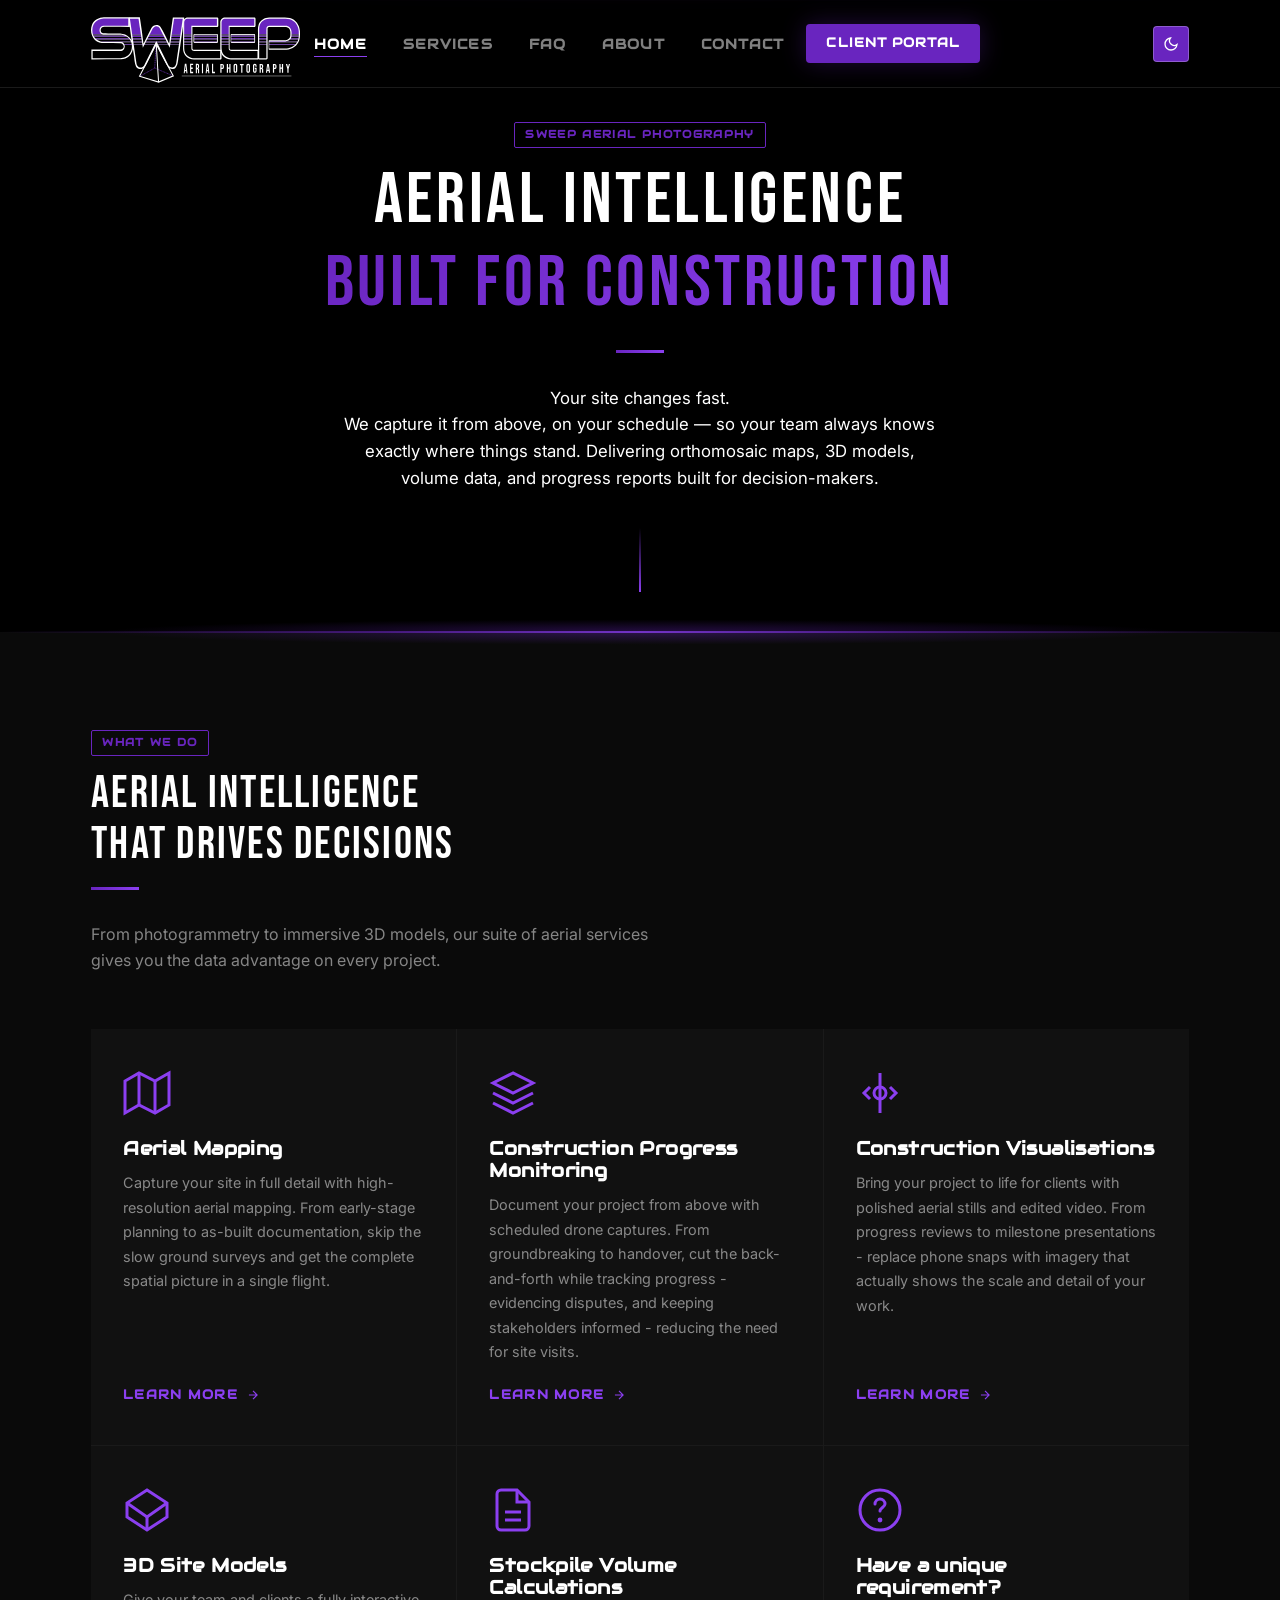
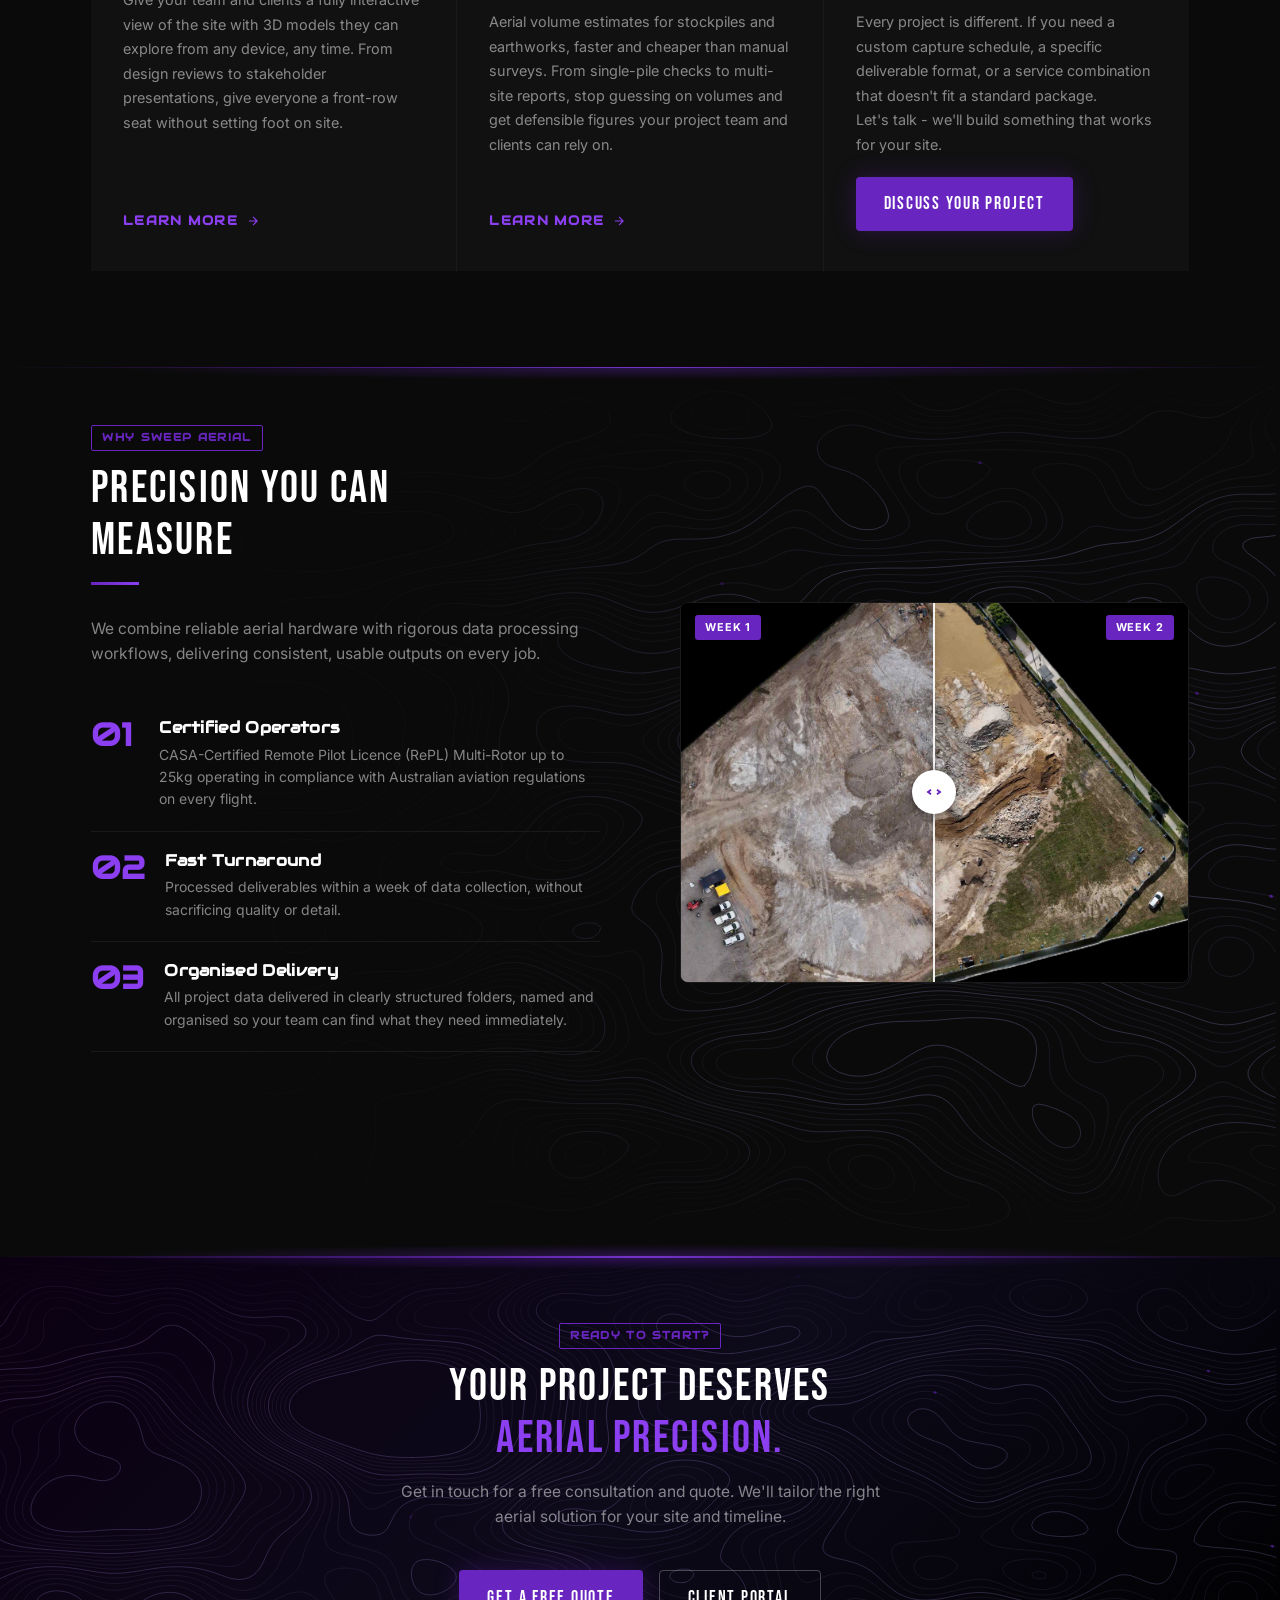
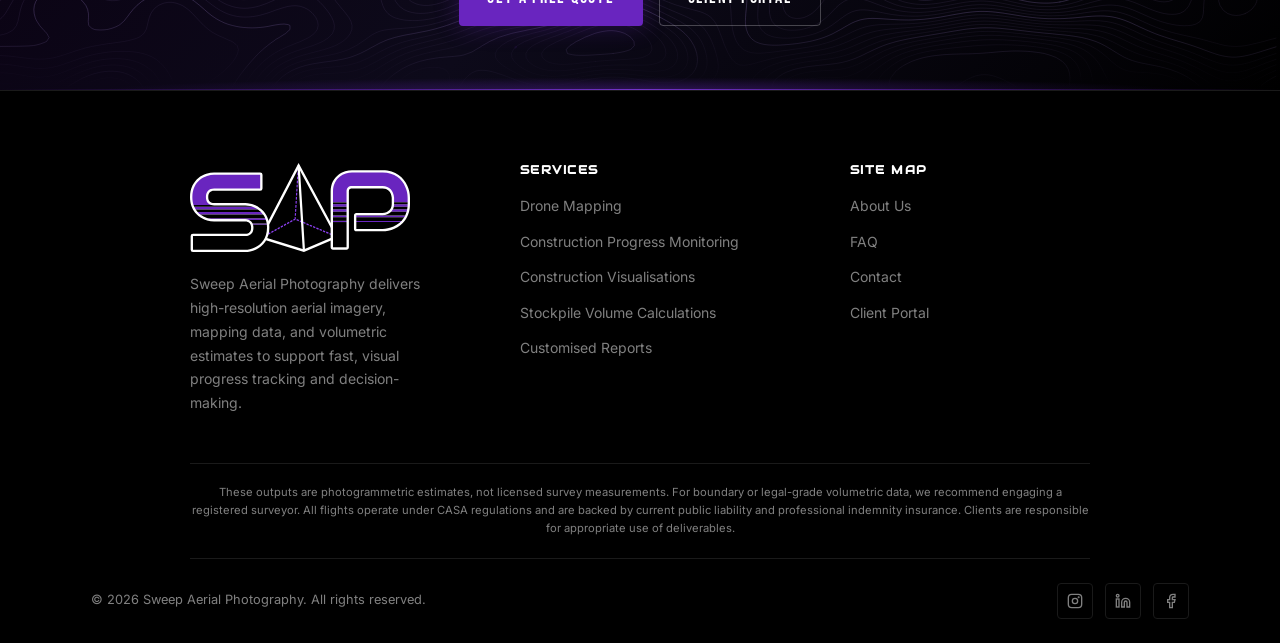
<file: index.html>
<!DOCTYPE html>
<html lang="en" data-theme="dark">
<head>
  <meta charset="UTF-8">
  <meta name="viewport" content="width=device-width, initial-scale=1.0">
  <link rel="preconnect" href="https://fonts.googleapis.com">
  <link rel="preconnect" href="https://fonts.gstatic.com" crossorigin>
  <meta name="author" content="Sweep Aerial Photography">
  <meta name="robots" content="index,follow">
  <meta name="twitter:image" content="https://sweepaerial.com.au/images/FullSweepLogoWhiteOutline.svg">
  <meta name="twitter:description" content="Drone mapping, aerial imagery, construction progress monitoring, stockpile volume calculations and 3D site models for the construction industry across South East Queensland. CASA-compliant operations. Fast turnaround. Get a free quote.">
  <meta name="twitter:title" content="Drone Mapping South East Queensland: Aerial Imagery & Construction Monitoring | Sweep Aerial Photography">
  <meta name="twitter:card" content="summary_large_image">
  <meta property="og:image" content="https://sweepaerial.com.au/images/FullSweepLogoWhiteOutline.svg">
  <meta property="og:url" content="https://sweepaerial.com.au/">
  <meta property="og:description" content="Drone mapping, aerial imagery, construction progress monitoring, stockpile volume calculations and 3D site models for the construction industry across South East Queensland. CASA-compliant operations. Fast turnaround. Get a free quote.">
  <meta property="og:title" content="Drone Mapping South East Queensland: Aerial Imagery & Construction Monitoring | Sweep Aerial Photography">
  <meta property="og:site_name" content="Sweep Aerial Photography">
  <meta property="og:type" content="website">
  <link rel="canonical" href="https://sweepaerial.com.au/">
  <meta name="keywords" content="drone mapping south east queensland, drone mapping brisbane, drone mapping gold coast, aerial mapping construction, construction progress monitoring, stockpile volume measurement, orthomosaic mapping, photogrammetry services, aerial photography construction">
  <title>Drone Mapping South East Queensland: Aerial Imagery & Construction Monitoring | Sweep Aerial Photography</title>
  <meta name="description" content="Drone mapping, aerial imagery, construction progress monitoring, stockpile volume calculations and 3D site models for the construction industry across South East Queensland. CASA-compliant operations. Fast turnaround. Get a free quote.">
  <link rel="icon" type="image/svg+xml" href="images/PyramidWhite.svg" id="favicon">
  <link rel="stylesheet" href="css/style.css">
  <script>(function(){var t=localStorage.getItem('theme')||'dark';if(t==='system')t='dark';document.documentElement.setAttribute('data-theme',t);})();</script>
  <script type="application/ld+json">
{
  "@context": "https://schema.org",
  "@type": "ProfessionalService",
  "name": "Sweep Aerial Photography",
  "url": "https://sweepaerial.com.au",
  "logo": "https://sweepaerial.com.au/images/FullSweepLogoWhiteOutline.svg",
  "image": "https://sweepaerial.com.au/images/FullSweepLogoWhiteOutline.svg",
  "description": "Precision drone mapping, construction progress monitoring, stockpile volume calculations, 3D site models and construction visualisations across South East Queensland. All flight operations conducted under CASA regulations with current public liability and professional indemnity insurance.",
  "email": "hello@sweepaerial.com.au",
  "telephone": "+61411209280",
  "areaServed": { "@type": "Place", "name": "South East Queensland, Australia" },
  "serviceType": [
    "Drone Mapping",
    "Aerial Mapping",
    "Construction Progress Monitoring",
    "Stockpile Volume Calculation",
    "Construction Visualisation",
    "3D Site Models"
  ],
  "sameAs": []
}
</script>
</head>
<body>

<!-- ── Navbar ── -->
<nav class="navbar" id="navbar">
  <div class="container navbar__inner">
    <a href="index.html" class="navbar__logo">
      <img class="theme-logo" src="images/FullSweepLogoWhiteOutline.svg" alt="Sweep Aerial Photography logo — drone mapping for construction across South East Queensland" onerror="this.style.display='none'">
      
    </a>
    <ul class="navbar__links">
      <li><a href="index.html" class="active">Home</a></li>
      <li><a href="services.html">Services</a></li>
      <li><a href="faq.html">FAQ</a></li>
      <li><a href="about.html">About</a></li>
      <li><a href="contact.html">Contact</a></li>
      <li><a href="portal.html" class="btn btn--primary">Client Portal</a></li>
    </ul>
    <button class="theme-toggle" id="themeToggle" aria-label="Toggle theme"></button>
    <button class="navbar__hamburger" aria-label="Menu">
      <span></span><span></span><span></span>
    </button>
  </div>
</nav>
<nav class="nav-mobile">
  <a href="index.html">Home</a>
  <a href="services.html">Services</a>
  <a href="faq.html">FAQ</a>
  <a href="about.html">About</a>
  <a href="contact.html">Contact</a>
  <a href="portal.html">Client Portal</a>
</nav>

<!-- ── Hero ── -->
<section class="hero topo-bg-both">
  <video class="hero__video" autoplay muted loop playsinline>
    <source src="images/HomeHeroVid.mp4" type="video/mp4">
  </video>
  <div class="hero__video-overlay"></div>
  <div class="hero__bg"></div>
  <div class="hero__grid"></div>
  <div class="hero__noise" aria-hidden="true"></div>
  <div class="hero__scan"  aria-hidden="true"></div>
  <div class="hero__orb hero__orb--1" aria-hidden="true"></div>
  <div class="hero__orb hero__orb--2" aria-hidden="true"></div>
  
    <div class="container" style="position:relative;">
      <div class="tag fade-in">Sweep Aerial Photography</div>
        <h1 class="fade-in">Aerial Intelligence<br><span class="line-purple">Built For Construction</span></h1>
          <div class="divider divider--center fade-in"></div>
            <p class="fade-in" style="max-width:600px;margin:0 auto;font-size:1.05rem;">Your site changes fast.<br>We capture it from above, on your schedule — so your team always knows exactly where things stand. Delivering orthomosaic maps, 3D models, volume data, and progress reports built for decision-makers.</p>
    </div>
  <div class="hero__scroll">
    <div class="hero__scroll-line"></div>
  </div>
</section>

<!-- ── Services Overview ── -->
<section class="section" style="background: var(--black-soft);">
  <div class="container">
    <div class="section-header fade-in">
      <div class="tag">What We Do</div>
      <h2>Aerial Intelligence<br>That Drives Decisions</h2>
      <div class="divider"></div>
      <p>From photogrammetry to immersive 3D models, our suite of aerial services gives you the data advantage on every project.</p>
    </div>
    <div class="services-grid">
      <div class="service-card fade-in">
        <div class="service-card__icon">
          <svg viewBox="0 0 24 24" fill="none" stroke="currentColor" stroke-width="1.5">
            <polygon points="1 6 1 22 8 18 16 22 23 18 23 2 16 6 8 2 1 6"/>
            <line x1="8" y1="2" x2="8" y2="18"/>
            <line x1="16" y1="6" x2="16" y2="22"/>
          </svg>
        </div>
        <h3>Aerial Mapping</h3>
        <p>Capture your site in full detail with high-resolution aerial mapping. From early-stage planning to as-built documentation, skip the slow ground surveys and get the complete spatial picture in a single flight.</p>
        <a href="services.html" class="service-card__link">Learn more <svg width="14" height="14" viewBox="0 0 24 24" fill="none" stroke="currentColor" stroke-width="2"><path d="M5 12h14M12 5l7 7-7 7"/></svg></a>
      </div>
      <div class="service-card fade-in fade-in--delay-1">
        <div class="service-card__icon">
          <svg viewBox="0 0 24 24" fill="none" stroke="currentColor" stroke-width="1.5">
            <polygon points="12 2 2 7 12 12 22 7 12 2"/>
            <polyline points="2 17 12 22 22 17"/>
            <polyline points="2 12 12 17 22 12"/>
          </svg>
        </div>
        <h3>Construction Progress Monitoring</h3>
        <p>Document your project from above with scheduled drone captures. From groundbreaking to handover, cut the back-and-forth while tracking progress - evidencing disputes, and keeping stakeholders informed - reducing the need for site visits.</p>
        <a href="services.html" class="service-card__link">Learn more <svg width="14" height="14" viewBox="0 0 24 24" fill="none" stroke="currentColor" stroke-width="2"><path d="M5 12h14M12 5l7 7-7 7"/></svg></a>
      </div>
      <div class="service-card fade-in fade-in--delay-2">
        <div class="service-card__icon">
          <svg viewBox="0 0 24 24" fill="none" stroke="currentColor" stroke-width="1.5">
            <line x1="12" y1="2" x2="12" y2="22"/>
            <circle cx="12" cy="12" r="3"/>
            <polyline points="7 9 4 12 7 15"/>
            <polyline points="17 9 20 12 17 15"/>
          </svg>
        </div>
        <h3>Construction Visualisations</h3>
        <p>Bring your project to life for clients with polished aerial stills and edited video. From progress reviews to milestone presentations - replace phone snaps with imagery that actually shows the scale and detail of your work.</p>
        <a href="services.html" class="service-card__link">Learn more <svg width="14" height="14" viewBox="0 0 24 24" fill="none" stroke="currentColor" stroke-width="2"><path d="M5 12h14M12 5l7 7-7 7"/></svg></a>
      </div>
      <div class="service-card fade-in">
        <div class="service-card__icon">
          <svg viewBox="0 0 24 24" fill="none" stroke="currentColor" stroke-width="1.5">
            <polygon points="12 2 22 8.5 22 15.5 12 22 2 15.5 2 8.5 12 2"/>
            <line x1="12" y1="22" x2="12" y2="15.5"/>
            <polyline points="22 8.5 12 15.5 2 8.5"/>
          </svg>
        </div>
        <h3>3D Site Models</h3>
        <p>Give your team and clients a fully interactive view of the site with 3D models they can explore from any device, any time. From design reviews to stakeholder presentations, give everyone a front-row seat without setting foot on site.</p>
        <a href="services.html" class="service-card__link">Learn more <svg width="14" height="14" viewBox="0 0 24 24" fill="none" stroke="currentColor" stroke-width="2"><path d="M5 12h14M12 5l7 7-7 7"/></svg></a>
      </div>
      <div class="service-card fade-in fade-in--delay-1">
        <div class="service-card__icon">
          <svg viewBox="0 0 24 24" fill="none" stroke="currentColor" stroke-width="1.5">
            <path d="M14 2H6a2 2 0 00-2 2v16a2 2 0 002 2h12a2 2 0 002-2V8z"/>
            <polyline points="14 2 14 8 20 8"/>
            <line x1="16" y1="13" x2="8" y2="13"/>
            <line x1="16" y1="17" x2="8" y2="17"/>
          </svg>
        </div>
        <h3>Stockpile Volume Calculations</h3>
        <p>Aerial volume estimates for stockpiles and earthworks, faster and cheaper than manual surveys. From single-pile checks to multi-site reports, stop guessing on volumes and get defensible figures your project team and clients can rely on.</p>
        <a href="services.html" class="service-card__link">Learn more <svg width="14" height="14" viewBox="0 0 24 24" fill="none" stroke="currentColor" stroke-width="2"><path d="M5 12h14M12 5l7 7-7 7"/></svg></a>
      </div>
      <div class="service-card fade-in fade-in--delay-2">
        <div class="service-card__icon">
          <svg viewBox="0 0 24 24" fill="none" stroke="currentColor" stroke-width="1.5" stroke-linecap="round" stroke-linejoin="round">
            <circle cx="12" cy="12" r="10"/>
            <path d="M9.5 9a2.5 2.5 0 015 0c0 1.5-2.5 2-2.5 3.5"/>
            <circle cx="12" cy="17" r="1.2" fill="currentColor" stroke="none"/>
          </svg>
        </div>
        <h3>Have a unique requirement?</h3>
        <p>Every project is different. If you need a custom capture schedule, a specific deliverable format, or a service combination that doesn't fit a standard package.
          <br>Let's talk - we'll build something that works for your site.</p>
        <a href="contact.html" class="btn btn--primary">Discuss Your Project</a>
      </div>
    </div>
  </div>
</section>

<!-- ── Why Us ── -->
<section class="section why-us topo-bg-right">
  <div class="container">
    <div class="why-us__grid">
      <div>
        <div class="tag fade-in">Why Sweep Aerial</div>
        <h2 class="fade-in">Precision You Can<br>Measure</h2>
        <div class="divider fade-in"></div>
        <p class="fade-in">We combine reliable aerial hardware with rigorous data processing workflows, delivering consistent, usable outputs on every job.</p>
        <div class="why-us__list">
          <div class="why-us__item fade-in">
            <div class="why-us__num">01</div>
            <div class="why-us__text">
              <h4>Certified Operators</h4>
              <p>CASA-Certified Remote Pilot Licence (RePL) Multi-Rotor up to 25kg operating in compliance with Australian aviation regulations on every flight.</p>
            </div>
          </div>
          <div class="why-us__item fade-in fade-in--delay-1">
            <div class="why-us__num">02</div>
            <div class="why-us__text">
              <h4>Fast Turnaround</h4>
              <p>Processed deliverables within a week of data collection, without sacrificing quality or detail.</p>
            </div>
          </div>
          <div class="why-us__item fade-in fade-in--delay-2">
            <div class="why-us__num">03</div>
            <div class="why-us__text">
              <h4>Organised Delivery</h4>
              <p>All project data delivered in clearly structured folders, named and organised so your team can find what they need immediately.</p>
            </div>
          </div>
          <div class="why-us__item fade-in fade-in--delay-3">
            <div class="why-us__num">04</div>
            <div class="why-us__text">
              <h4>End-to-End Service</h4>
              <p>From flight planning and airspace approvals through to final deliverables, we handle every step of the workflow.</p>
            </div>
          </div>
        </div>
      </div>
      <div class="why-us__visual fade-in">
        <div class="cslider" data-split="50" style="border-radius:var(--radius-lg);aspect-ratio:4/3;">
          <img class="cslider__img cslider__img--b" src="images/Comparison1B.JPG" data-src-dark="images/Comparison1B.JPG" data-src-light="images/Comparison1W.JPG" alt="Week 1 aerial drone capture of construction site progress" draggable="false">
          <img class="cslider__img cslider__img--a" src="images/Comparison2B.JPG" data-src-dark="images/Comparison2B.JPG" data-src-light="images/Comparison2W.jpg" alt="Week 2 aerial drone capture of construction site progress" draggable="false">
          <div class="cslider__handle" role="slider" aria-label="Comparison divider" aria-valuemin="0" aria-valuemax="100" aria-valuenow="50" tabindex="0">
            <div class="cslider__line"></div>
            <div class="cslider__grip">
              <svg viewBox="0 0 24 24" fill="none" stroke="currentColor" stroke-width="2.5"><polyline points="8 9 4 12 8 15"/><polyline points="16 9 20 12 16 15"/></svg>
            </div>
          </div>
          <div class="cslider__labels">
            <span class="cslider__label">Week 1</span>
            <span class="cslider__label">Week 2</span>
          </div>
        </div>
      </div>
    </div>
  </div>
</section>

<!-- ── Portfolio Preview 
<section class="section" style="background:var(--black);">
  <div class="container">
    <div class="section-header section-header--center fade-in">
      <div class="tag">Our Work</div>
      <h2>Recent Projects</h2>
      <div class="divider divider--center"></div>
      <p>A selection of recent aerial mapping projects delivered across construction</p>
    </div>
    <div class="portfolio-grid">
      <div class="portfolio-card fade-in">
        <div class="portfolio-card__bg" style="background:linear-gradient(135deg,#0a0010,#120020);">
          <svg width="80" height="80" viewBox="0 0 24 24" fill="none" stroke="#6925bf" stroke-width="1" opacity="0.3"><path d="M21 16V8a2 2 0 00-1-1.73l-7-4a2 2 0 00-2 0l-7 4A2 2 0 003 8v8a2 2 0 001 1.73l7 4a2 2 0 002 0l7-4A2 2 0 0021 16z"/></svg>
        </div>
        <div class="portfolio-card__overlay">
          <div class="portfolio-card__type">Construction Progress Monitoring</div>
          <div class="portfolio-card__title">Medical Precinct Development</div>
        </div>
      </div>
      <div class="portfolio-card fade-in fade-in--delay-1">
        <div class="portfolio-card__bg" style="background:linear-gradient(135deg,#080014,#0f001a);">
          <svg width="80" height="80" viewBox="0 0 24 24" fill="none" stroke="#8b3ff0" stroke-width="1" opacity="0.3"><rect x="3" y="3" width="18" height="18" rx="2"/><path d="M3 9h18M9 21V9"/></svg>
        </div>
        <div class="portfolio-card__overlay">
          <div class="portfolio-card__type">Aerial Mapping</div>
          <div class="portfolio-card__title">Mixed-Use Urban Renewal Precinct</div>
        </div>
      </div>
      <div class="portfolio-card fade-in fade-in--delay-2">
        <div class="portfolio-card__bg" style="background:linear-gradient(135deg,#06000f,#0c0018);">
          <svg width="80" height="80" viewBox="0 0 24 24" fill="none" stroke="#6925bf" stroke-width="1" opacity="0.3"><polygon points="3 6 9 3 15 6 21 3 21 18 15 21 9 18 3 21 3 6"/></svg>
        </div>
        <div class="portfolio-card__overlay">
          <div class="portfolio-card__type">Stockpile Volume Calculations</div>
          <div class="portfolio-card__title">Regional Council Refuse Facility</div>
        </div>
      </div>
    </div>
    <div class="text-center fade-in">
      <a href="faq.html" class="btn btn--outline">Frequently Asked Questions</a>
    </div>
  </div>
</section>
  ── -->

<!-- ── CTA ── -->
<section class="section--sm topo-bg-both cta-banner">
  <div class="container text-center">
    <div class="tag fade-in">Ready to Start?</div>
    <h2 class="fade-in" style="margin-bottom:16px;">Your Project Deserves<br><span class="text-purple">Aerial Precision.</span></h2>
    <p class="fade-in" style="max-width:500px;margin:0 auto 40px;">Get in touch for a free consultation and quote. We'll tailor the right aerial solution for your site and timeline.</p>
    <div style="display:flex;gap:16px;justify-content:center;flex-wrap:wrap;" class="fade-in">
      <a href="contact.html" class="btn btn--primary">Get a Free Quote</a>
      <a href="portal.html" class="btn btn--outline">Client Portal</a>
    </div>
  </div>
</section>

<!-- ── Footer ── -->
<footer class="footer">
  <div class="container">
    <div class="footer__grid">
      <div class="footer__brand">
        <div class="footer__brand-logo">
          <img class="theme-logo theme-logo--sap" src="images/SAPWhite.svg" alt="Sweep Aerial Photography drone mapping services South East Queensland" onerror="this.style.display='none'">
        </div>
      <p>Sweep Aerial Photography delivers high-resolution aerial imagery, mapping data, and volumetric estimates to support fast, visual progress tracking and decision-making.</p>
      </div>
      <div class="footer__col">
        <h5>Services</h5>
        <ul>
          <li><a href="services.html">Drone Mapping</a></li>
          <li><a href="services.html">Construction Progress Monitoring</a></li>
          <li><a href="services.html">Construction Visualisations</a></li>
          <li><a href="services.html">Stockpile Volume Calculations</a></li>
          <li><a href="services.html">Customised Reports</a></li>
        </ul>
      </div>
      <div class="footer__col">
        <h5>Site Map</h5>
        <ul>
          <li><a href="about.html">About Us</a></li>
          <li><a href="faq.html">FAQ</a></li>
          <li><a href="contact.html">Contact</a></li>
          <li><a href="portal.html">Client Portal</a></li>
        </ul>
      </div>
    </div>
    <div class="footer__disclaimer">
      These outputs are photogrammetric estimates, not licensed survey measurements. For boundary or legal-grade volumetric data, we recommend engaging a registered surveyor. All flights operate under CASA regulations and are backed by current public liability and professional indemnity insurance. Clients are responsible for appropriate use of deliverables.
    </div>
    <div class="footer__bottom">
      <div class="footer__copy">&copy; 2026 Sweep Aerial Photography. All rights reserved.</div>
      <div class="footer__social">
        <a href="#" aria-label="Instagram">
          <svg viewBox="0 0 24 24" fill="none" stroke="currentColor" stroke-width="2"><rect x="2" y="2" width="20" height="20" rx="5"/><circle cx="12" cy="12" r="4"/><circle cx="17.5" cy="6.5" r="0.5" fill="currentColor"/></svg>
        </a>
        <a href="#" aria-label="LinkedIn">
          <svg viewBox="0 0 24 24" fill="none" stroke="currentColor" stroke-width="2"><path d="M16 8a6 6 0 016 6v7h-4v-7a2 2 0 00-2-2 2 2 0 00-2 2v7h-4v-7a6 6 0 016-6z"/><rect x="2" y="9" width="4" height="12"/><circle cx="4" cy="4" r="2"/></svg>
        </a>
        <a href="#" aria-label="Facebook">
          <svg viewBox="0 0 24 24" fill="none" stroke="currentColor" stroke-width="2"><path d="M18 2h-3a5 5 0 00-5 5v3H7v4h3v8h4v-8h3l1-4h-4V7a1 1 0 011-1h3z"/></svg>
        </a>
      </div>
    </div>
  </div>
</footer>

<script src="js/main.js"></script>
<script src="js/comparison.js"></script>
</body>
</html>
</file>
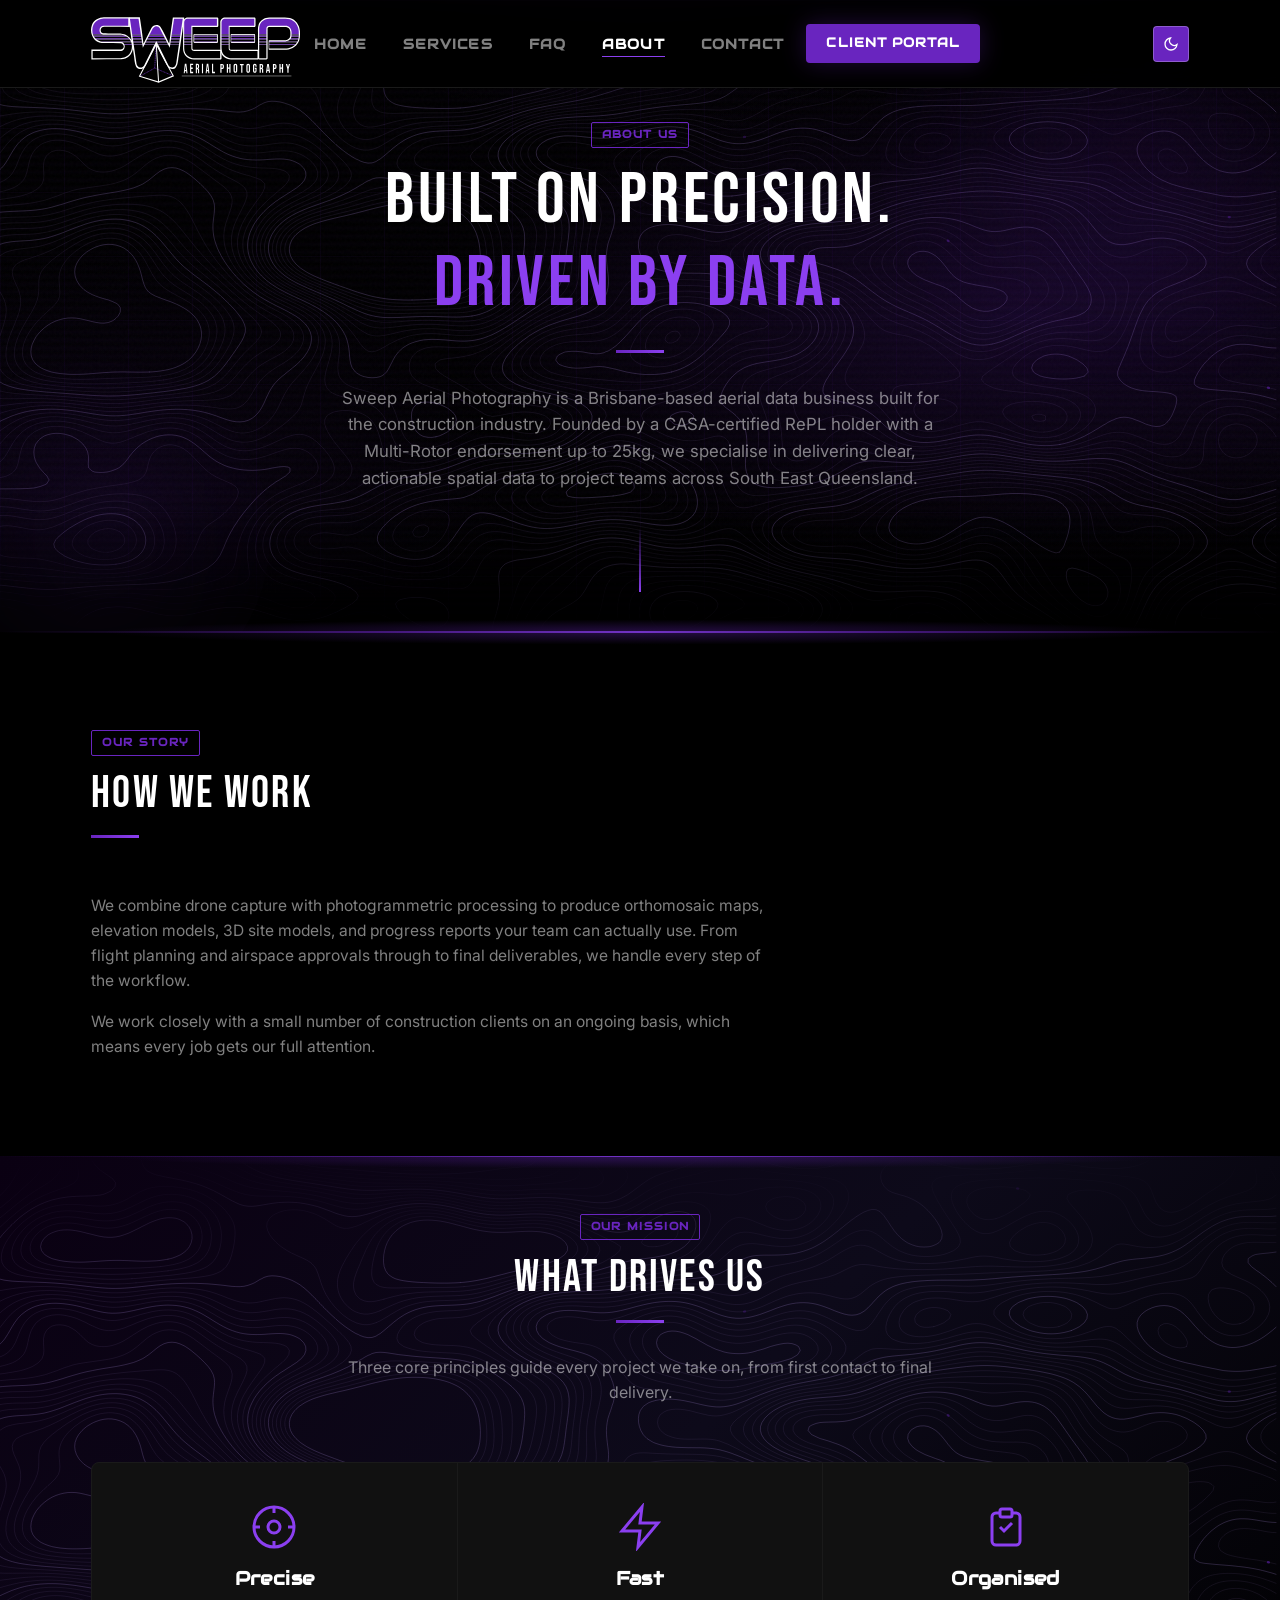
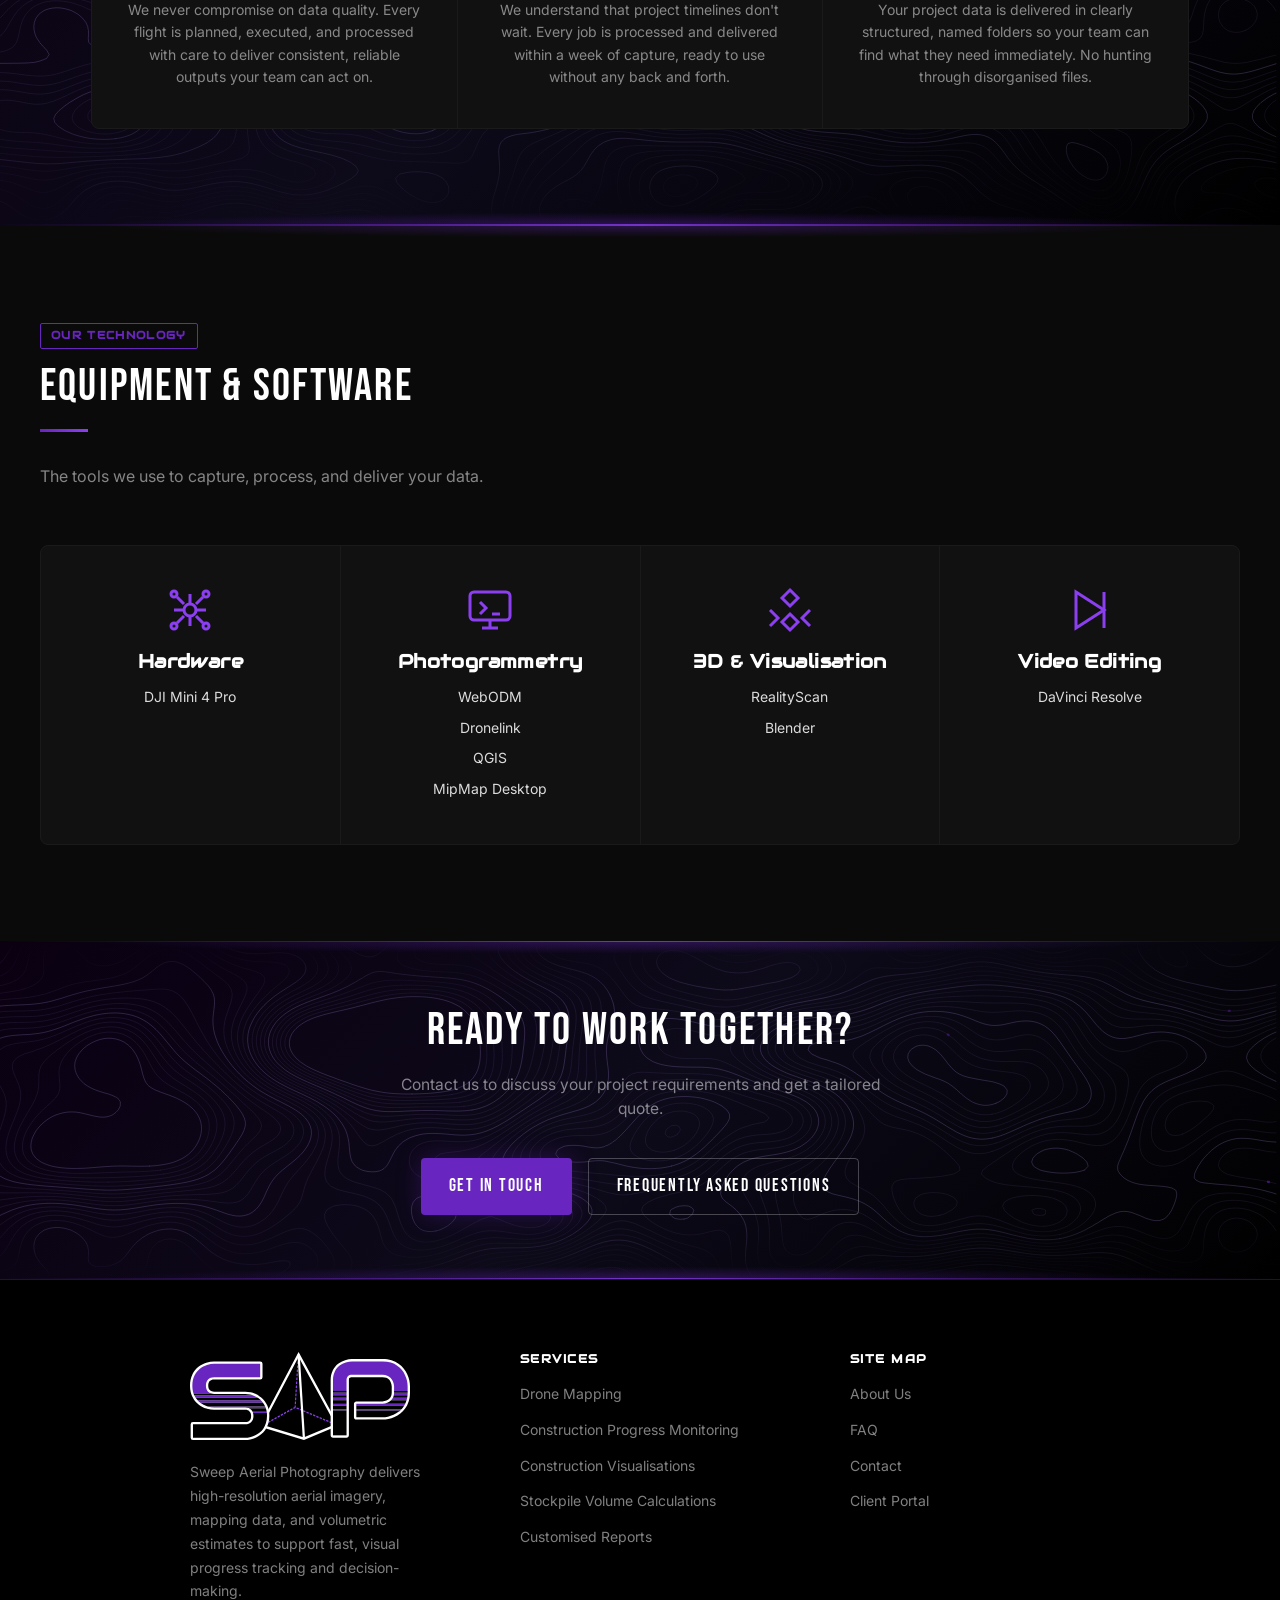
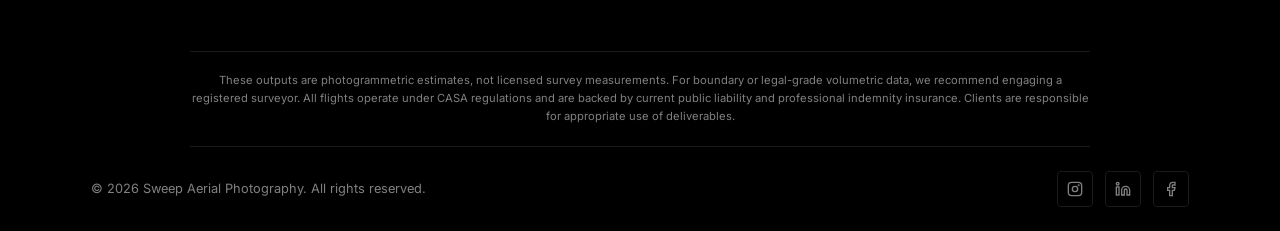
<file: about.html>
<!DOCTYPE html>
<html lang="en" data-theme="dark">
<head>
  <meta charset="UTF-8">
  <meta name="viewport" content="width=device-width, initial-scale=1.0">
  <link rel="preconnect" href="https://fonts.googleapis.com">
  <link rel="preconnect" href="https://fonts.gstatic.com" crossorigin>
  <meta name="author" content="Sweep Aerial Photography">
  <meta name="robots" content="index,follow">
  <meta name="twitter:image" content="https://sweepaerial.com.au/images/FullSweepLogoWhiteOutline.svg">
  <meta name="twitter:description" content="Meet the CASA-registered remote pilots behind Sweep Aerial Photography. We invest in quality hardware and processing software to deliver precision aerial mapping for the construction industry across South East Queensland.">
  <meta name="twitter:title" content="About Sweep Aerial Photography | Precision Drone Mapping for Construction">
  <meta name="twitter:card" content="summary_large_image">
  <meta property="og:image" content="https://sweepaerial.com.au/images/FullSweepLogoWhiteOutline.svg">
  <meta property="og:url" content="https://sweepaerial.com.au/about.html">
  <meta property="og:description" content="Meet the CASA-registered remote pilots behind Sweep Aerial Photography. We invest in quality hardware and processing software to deliver precision aerial mapping for the construction industry across South East Queensland.">
  <meta property="og:title" content="About Sweep Aerial Photography | Precision Drone Mapping for Construction">
  <meta property="og:site_name" content="Sweep Aerial Photography">
  <meta property="og:type" content="website">
  <link rel="canonical" href="https://sweepaerial.com.au/about.html">
  <meta name="keywords" content="drone mapping team brisbane, professional drone mapping, aerial mapping company, CASA registered remote pilot, photogrammetry specialists south east queensland">
  <title>About Sweep Aerial Photography | Precision Drone Mapping for Construction</title>
  <meta name="description" content="Meet the CASA-registered remote pilots behind Sweep Aerial Photography. We invest in quality hardware and processing software to deliver precision aerial mapping for the construction industry across South East Queensland.">
  <link rel="icon" type="image/svg+xml" href="images/PyramidWhite.svg" id="favicon">
  <link rel="stylesheet" href="css/style.css">
  <script>(function(){var t=localStorage.getItem('theme')||'dark';if(t==='system')t='dark';document.documentElement.setAttribute('data-theme',t);})();</script>
  <script type="application/ld+json">
{
  "@context": "https://schema.org",
  "@type": "ProfessionalService",
  "name": "Sweep Aerial Photography",
  "url": "https://sweepaerial.com.au",
  "logo": "https://sweepaerial.com.au/images/FullSweepLogoWhiteOutline.svg",
  "image": "https://sweepaerial.com.au/images/FullSweepLogoWhiteOutline.svg",
  "description": "Precision drone mapping, construction progress monitoring, stockpile volume calculations, 3D site models and construction visualisations across South East Queensland. All flight operations conducted under CASA regulations with current public liability and professional indemnity insurance.",
  "email": "hello@sweepaerial.com.au",
  "telephone": "+61411209280",
  "areaServed": { "@type": "Place", "name": "South East Queensland, Australia" },
  "serviceType": [
    "Drone Mapping",
    "Aerial Mapping",
    "Construction Progress Monitoring",
    "Stockpile Volume Calculation",
    "Construction Visualisation",
    "3D Site Models"
  ],
  "sameAs": []
}
</script>
  <script type="application/ld+json">
{
  "@context": "https://schema.org",
  "@type": "BreadcrumbList",
  "itemListElement": [
    {"@type":"ListItem","position":1,"name":"Home","item":"https://sweepaerial.com.au/"},
    {"@type":"ListItem","position":2,"name":"About","item":"https://sweepaerial.com.au/about.html"}
  ]
}
</script>
</head>
<body>

<!-- ── Navbar ── -->
<nav class="navbar scrolled" id="navbar">
  <div class="container navbar__inner">
    <a href="index.html" class="navbar__logo">
      <img class="theme-logo" src="images/FullSweepLogoWhiteOutline.svg" alt="Sweep Aerial Photography logo — drone mapping for construction across South East Queensland" onerror="this.style.display='none'">
      
    </a>
    <ul class="navbar__links">
      <li><a href="index.html">Home</a></li>
      <li><a href="services.html">Services</a></li>
      <li><a href="faq.html">FAQ</a></li>
      <li><a href="about.html" class="active">About</a></li>
      <li><a href="contact.html">Contact</a></li>
      <li><a href="portal.html" class="btn btn--primary">Client Portal</a></li>
    </ul>
    <button class="theme-toggle" id="themeToggle" aria-label="Toggle theme"></button>
    <button class="navbar__hamburger" aria-label="Menu">
      <span></span><span></span><span></span>
    </button>
  </div>
</nav>
<nav class="nav-mobile">
  <a href="index.html">Home</a>
  <a href="services.html">Services</a>
  <a href="faq.html">FAQ</a>
  <a href="about.html">About</a>
  <a href="contact.html">Contact</a>
  <a href="portal.html">Client Portal</a>
</nav>

<!-- ── Hero ── -->
<section class="hero topo-bg-both about-hero">
  <div class="hero__bg"></div>
  <div class="hero__grid"></div>
  <div class="hero__noise" aria-hidden="true"></div>
  <div class="hero__scan" aria-hidden="true"></div>
  <div class="hero__orb hero__orb--1" aria-hidden="true"></div>
  <div class="hero__orb hero__orb--2" aria-hidden="true"></div>
  <div class="container" style="position:relative;">
    <div class="tag fade-in">About Us</div>
    <h1 class="fade-in">Built on Precision.<br><span class="text-purple">Driven by Data.</span></h1>
    <div class="divider divider--center fade-in"></div>
    <p class="fade-in" style="max-width:600px;font-size:1.05rem;">Sweep Aerial Photography is a Brisbane-based aerial data business built for the construction industry. Founded by a CASA-certified RePL holder with a Multi-Rotor endorsement up to 25kg, we specialise in delivering clear, actionable spatial data to project teams across South East Queensland.</p>
  </div>
  <div class="hero__scroll">

    <div class="hero__scroll-line"></div>
  </div>
</section>

<!-- ── Our Story ── -->
<section class="section">
  <div class="container">
    <div class="section-header fade-in">
      <div class="tag">Our Story</div>
      <h2>How We Work</h2>
      <div class="divider"></div>
    </div>
    <div style="max-width:680px;margin-top:32px;">
      <p class="fade-in">We combine drone capture with photogrammetric processing to produce orthomosaic maps, elevation models, 3D site models, and progress reports your team can actually use. From flight planning and airspace approvals through to final deliverables, we handle every step of the workflow.</p>
      <p class="fade-in fade-in--delay-1" style="margin-top:16px;">We work closely with a small number of construction clients on an ongoing basis, which means every job gets our full attention.</p>
    </div>
  </div>
</section>

<!-- ── Mission ── -->
<section class="section mission topo-bg-both cta-banner">
  <div class="container">
    <div class="section-header section-header--center fade-in">
      <div class="tag">Our Mission</div>
      <h2>What Drives Us</h2>
      <div class="divider divider--center"></div>
      <p>Three core principles guide every project we take on, from first contact to final delivery.</p>
    </div>
    <div class="mission__grid">
      <div class="mission__item fade-in">
        <div class="mission__item-icon">
          <svg viewBox="0 0 24 24" fill="none" stroke="currentColor" stroke-width="1.5">
            <circle cx="12" cy="12" r="10"/>
            <circle cx="12" cy="12" r="3"/>
            <line x1="12" y1="2" x2="12" y2="5"/>
            <line x1="12" y1="19" x2="12" y2="22"/>
            <line x1="2" y1="12" x2="5" y2="12"/>
            <line x1="19" y1="12" x2="22" y2="12"/>
          </svg>
        </div>
        <h4>Precise</h4>
        <p>We never compromise on data quality. Every flight is planned, executed, and processed with care to deliver consistent, reliable outputs your team can act on.</p>
      </div>
      <div class="mission__item fade-in fade-in--delay-1">
        <div class="mission__item-icon">
          <svg viewBox="0 0 24 24" fill="none" stroke="currentColor" stroke-width="1.5">
            <path d="M13 2L3 14h9l-1 8 10-12h-9l1-8z"/>
          </svg>
        </div>
        <h4>Fast</h4>
        <p>We understand that project timelines don't wait. Every job is processed and delivered within a week of capture, ready to use without any back and forth.</p>
      </div>
      <div class="mission__item fade-in fade-in--delay-2">
        <div class="mission__item-icon">
          <svg viewBox="0 0 24 24" fill="none" stroke="currentColor" stroke-width="1.5">
            <path d="M9 5H7a2 2 0 00-2 2v12a2 2 0 002 2h10a2 2 0 002-2V7a2 2 0 00-2-2h-2"/>
            <rect x="9" y="3" width="6" height="4" rx="1"/>
            <path d="M9 12l2 2 4-4"/>
          </svg>
        </div>
        <h4>Organised</h4>
        <p>Your project data is delivered in clearly structured, named folders so your team can find what they need immediately. No hunting through disorganised files.</p>
      </div>
    </div>
  </div>
</section>

<!-- ── Technology Stack ── -->
<section class="tech-stack">
  <div class="container section">
    <div class="section-header fade-in">
      <div class="tag">Our Technology</div>
      <h2>Equipment &amp; Software</h2>
      <div class="divider"></div>
      <p>The tools we use to capture, process, and deliver your data.</p>
    </div>
    <div class="tech-grid fade-in">
      <div class="tech-card">
        <div class="tech-card__icon">
          <svg viewBox="0 0 24 24" fill="none" stroke="currentColor" stroke-width="1.5">
            <circle cx="12" cy="12" r="3"/>
            <path d="M12 9V4M12 15v5"/>
            <path d="M9 12H4M15 12h5"/>
            <circle cx="4" cy="4" r="1.5"/>
            <circle cx="20" cy="4" r="1.5"/>
            <circle cx="4" cy="20" r="1.5"/>
            <circle cx="20" cy="20" r="1.5"/>
            <path d="M5.5 5.5l3.5 3.5M18.5 5.5l-3.5 3.5M5.5 18.5l3.5-3.5M18.5 18.5l-3.5-3.5"/>
          </svg>
        </div>
        <h4 class="tech-card__title">Hardware</h4>
        <ul class="tech-card__list">
          <li>DJI Mini 4 Pro</li>
        </ul>
      </div>
      <div class="tech-card">
        <div class="tech-card__icon">
          <svg viewBox="0 0 24 24" fill="none" stroke="currentColor" stroke-width="1.5">
            <rect x="2" y="3" width="20" height="14" rx="2"/>
            <path d="M8 21h8"/>
            <path d="M12 17v4"/>
            <path d="M7 8l3 3-3 3"/>
            <line x1="13" y1="14" x2="17" y2="14"/>
          </svg>
        </div>
        <h4 class="tech-card__title">Photogrammetry</h4>
        <ul class="tech-card__list">
          <li>WebODM</li>
          <li>Dronelink</li>
          <li>QGIS</li>
          <li>MipMap Desktop</li>
        </ul>
      </div>
      <div class="tech-card">
        <div class="tech-card__icon">
          <svg viewBox="0 0 24 24" fill="none" stroke="currentColor" stroke-width="1.5">
            <path d="M12 2l4 4-4 4-4-4 4-4z"/>
            <path d="M2 12l4 4-4 4"/>
            <path d="M22 12l-4 4 4 4"/>
            <path d="M12 14l4 4-4 4-4-4 4-4z"/>
          </svg>
        </div>
        <h4 class="tech-card__title">3D &amp; Visualisation</h4>
        <ul class="tech-card__list">
          <li>RealityScan</li>
          <li>Blender</li>
        </ul>
      </div>
      <div class="tech-card">
        <div class="tech-card__icon">
          <svg viewBox="0 0 24 24" fill="none" stroke="currentColor" stroke-width="1.5">
            <polygon points="5,3 19,12 5,21"/>
            <line x1="19" y1="3" x2="19" y2="21"/>
          </svg>
        </div>
        <h4 class="tech-card__title">Video Editing</h4>
        <ul class="tech-card__list">
          <li>DaVinci Resolve</li>
        </ul>
      </div>
    </div>
  </div>
</section>

<!-- ── CTA ── -->
<section class="section--sm topo-bg-both cta-banner">
  <div class="container text-center">
    <h2 class="fade-in" style="margin-bottom:16px;">Ready to Work Together?</h2>
    <p class="fade-in" style="max-width:480px;margin:0 auto 36px;">Contact us to discuss your project requirements and get a tailored quote.</p>
    <div style="display:flex;gap:16px;justify-content:center;flex-wrap:wrap;" class="fade-in">
      <a href="contact.html" class="btn btn--primary">Get in Touch</a>
      <a href="faq.html" class="btn btn--outline">Frequently Asked Questions</a>
    </div>
  </div>
</section>

<!-- ── Footer ── -->
<footer class="footer">
  <div class="container">
    <div class="footer__grid">
      <div class="footer__brand">
        <div class="footer__brand-logo">
          <img class="theme-logo theme-logo--sap" src="images/SAPWhite.svg" alt="Sweep Aerial Photography drone mapping services South East Queensland" onerror="this.style.display='none'">
          
        </div>
      <p>Sweep Aerial Photography delivers high-resolution aerial imagery, mapping data, and volumetric estimates to support fast, visual progress tracking and decision-making.</p>
      </div>
      <div class="footer__col">
        <h5>Services</h5>
        <ul>
          <li><a href="services.html">Drone Mapping</a></li>
          <li><a href="services.html">Construction Progress Monitoring</a></li>
          <li><a href="services.html">Construction Visualisations</a></li>
          <li><a href="services.html">Stockpile Volume Calculations</a></li>
          <li><a href="services.html">Customised Reports</a></li>
        </ul>
      </div>
      <div class="footer__col">
        <h5>Site Map</h5>
        <ul>
          <li><a href="about.html">About Us</a></li>
          <li><a href="faq.html">FAQ</a></li>
          <li><a href="contact.html">Contact</a></li>
          <li><a href="portal.html">Client Portal</a></li>
        </ul>
      </div>
    </div>
    <div class="footer__disclaimer">
      These outputs are photogrammetric estimates, not licensed survey measurements. For boundary or legal-grade volumetric data, we recommend engaging a registered surveyor. All flights operate under CASA regulations and are backed by current public liability and professional indemnity insurance. Clients are responsible for appropriate use of deliverables.
    </div>
    <div class="footer__bottom">
      <div class="footer__copy">&copy; 2026 Sweep Aerial Photography. All rights reserved.</div>
      <div class="footer__social">
        <a href="#" aria-label="Instagram"><svg viewBox="0 0 24 24" fill="none" stroke="currentColor" stroke-width="2"><rect x="2" y="2" width="20" height="20" rx="5"/><circle cx="12" cy="12" r="4"/><circle cx="17.5" cy="6.5" r="0.5" fill="currentColor"/></svg></a>
        <a href="#" aria-label="LinkedIn"><svg viewBox="0 0 24 24" fill="none" stroke="currentColor" stroke-width="2"><path d="M16 8a6 6 0 016 6v7h-4v-7a2 2 0 00-2-2 2 2 0 00-2 2v7h-4v-7a6 6 0 016-6z"/><rect x="2" y="9" width="4" height="12"/><circle cx="4" cy="4" r="2"/></svg></a>
        <a href="#" aria-label="Facebook"><svg viewBox="0 0 24 24" fill="none" stroke="currentColor" stroke-width="2"><path d="M18 2h-3a5 5 0 00-5 5v3H7v4h3v8h4v-8h3l1-4h-4V7a1 1 0 011-1h3z"/></svg></a>
      </div>
    </div>
  </div>
</footer>

<script src="js/main.js"></script>
</body>
</html>
</file>
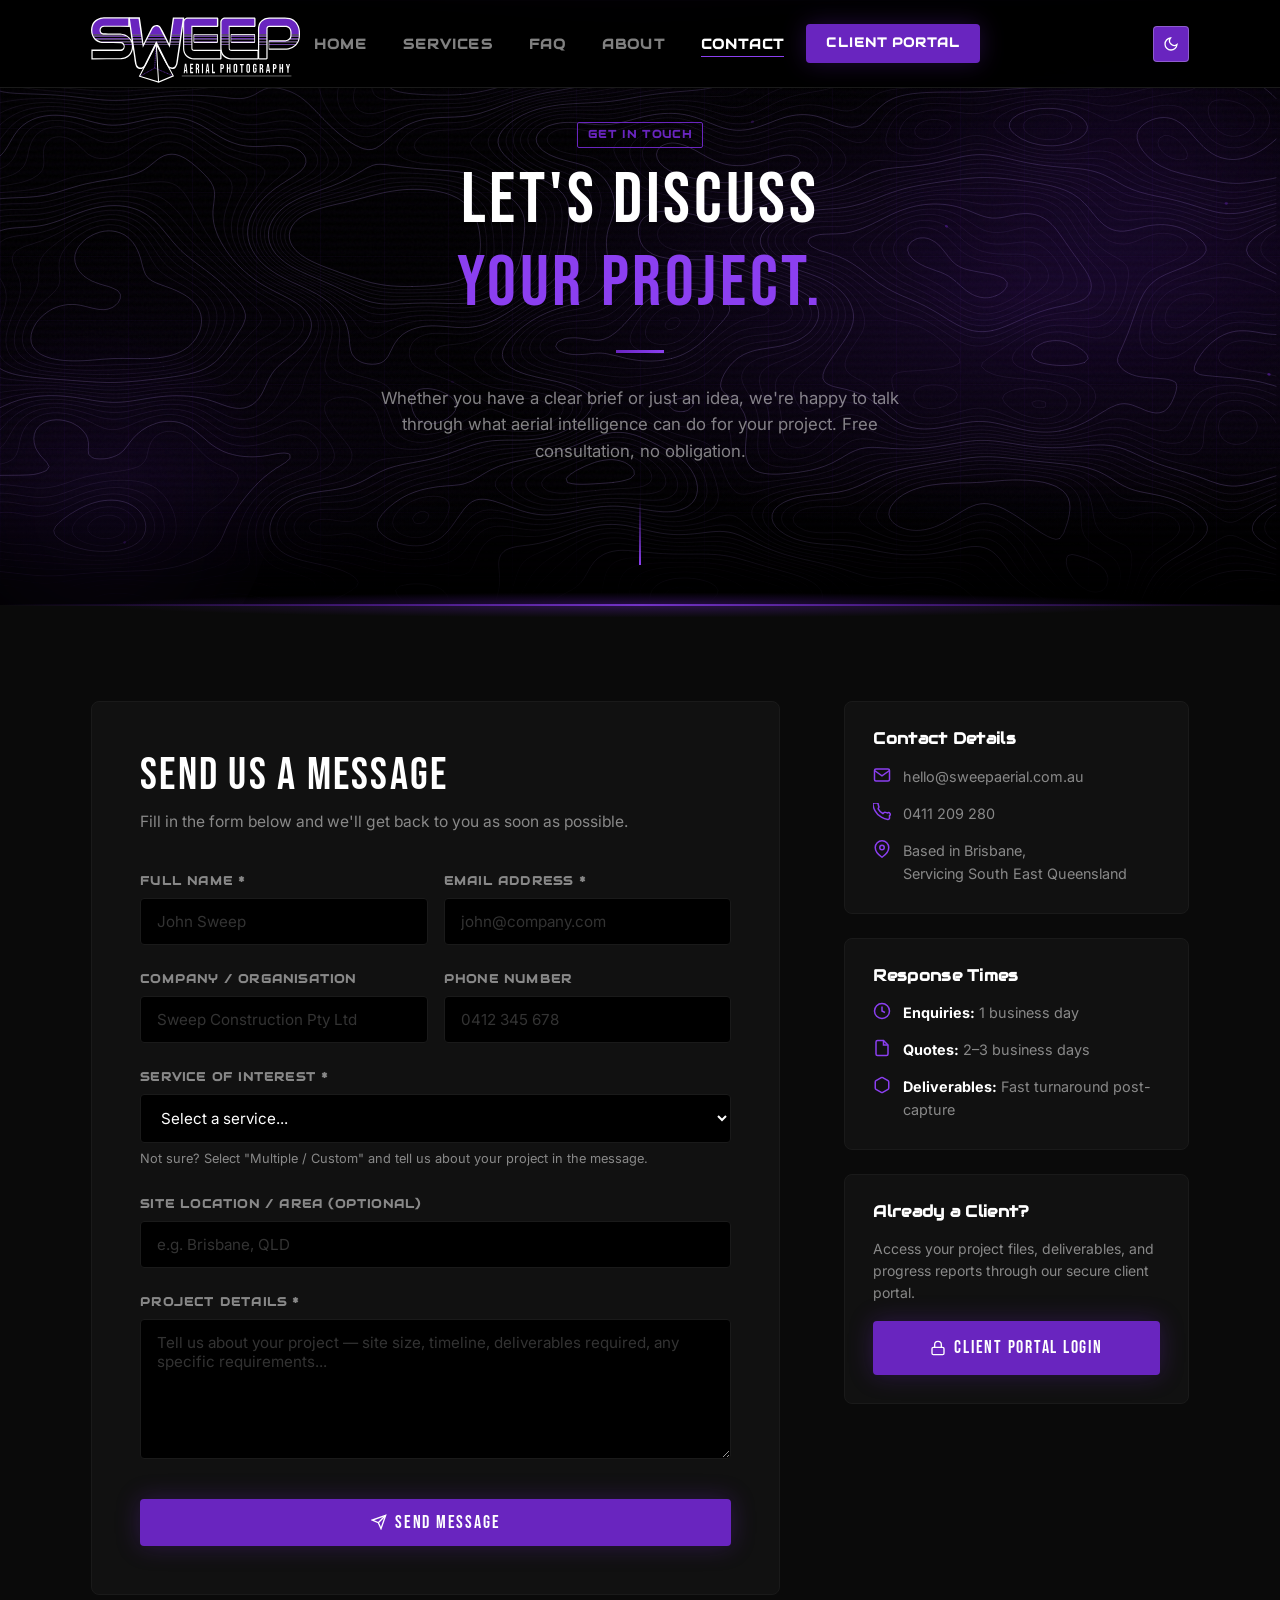
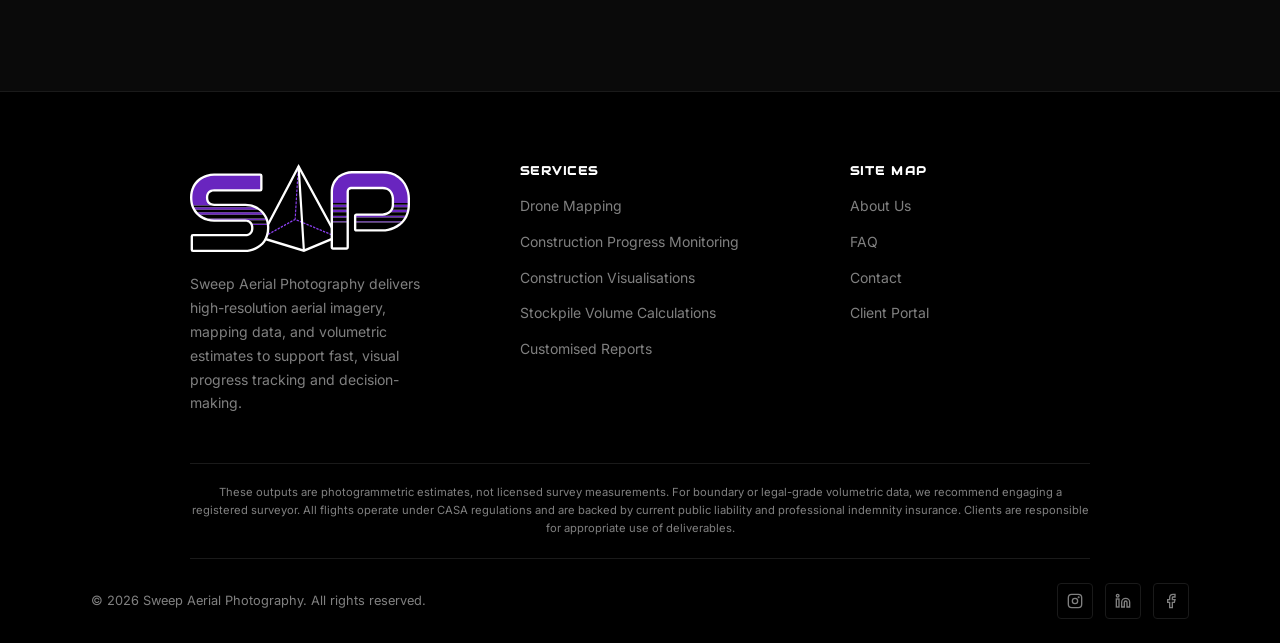
<file: contact.html>
<!DOCTYPE html>
<html lang="en" data-theme="dark">
<head>
  <meta charset="UTF-8">
  <meta name="viewport" content="width=device-width, initial-scale=1.0">
  <link rel="preconnect" href="https://fonts.googleapis.com">
  <link rel="preconnect" href="https://fonts.gstatic.com" crossorigin>
  <meta name="author" content="Sweep Aerial Photography">
  <meta name="robots" content="index,follow">
  <meta name="twitter:image" content="https://sweepaerial.com.au/images/FullSweepLogoWhiteOutline.svg">
  <meta name="twitter:description" content="Request a free, no-obligation quote for drone mapping, construction progress monitoring or stockpile volume calculations across South East Queensland. Reply within one business day.">
  <meta name="twitter:title" content="Get a Free Drone Mapping Quote | Sweep Aerial Photography Australia">
  <meta name="twitter:card" content="summary_large_image">
  <meta property="og:image" content="https://sweepaerial.com.au/images/FullSweepLogoWhiteOutline.svg">
  <meta property="og:url" content="https://sweepaerial.com.au/contact.html">
  <meta property="og:description" content="Request a free, no-obligation quote for drone mapping, construction progress monitoring or stockpile volume calculations across South East Queensland. Reply within one business day.">
  <meta property="og:title" content="Get a Free Drone Mapping Quote | Sweep Aerial Photography Australia">
  <meta property="og:site_name" content="Sweep Aerial Photography">
  <meta property="og:type" content="website">
  <link rel="canonical" href="https://sweepaerial.com.au/contact.html">
  <meta name="keywords" content="drone mapping quote, drone mapping quote brisbane, construction drone services contact, hire drone operator, drone mapping cost south east queensland">
  <title>Get a Free Drone Mapping Quote | Sweep Aerial Photography</title>
  <meta name="description" content="Request a free, no-obligation quote for drone mapping, construction progress monitoring or stockpile volume calculations across South East Queensland. Reply within one business day.">
  <link rel="icon" type="image/svg+xml" href="images/PyramidWhite.svg" id="favicon">
  <link rel="stylesheet" href="css/style.css">
  <script>(function(){var t=localStorage.getItem('theme')||'dark';if(t==='system')t='dark';document.documentElement.setAttribute('data-theme',t);})();</script>
  <script type="application/ld+json">
{
  "@context": "https://schema.org",
  "@type": "ProfessionalService",
  "name": "Sweep Aerial Photography",
  "url": "https://sweepaerial.com.au",
  "logo": "https://sweepaerial.com.au/images/FullSweepLogoWhiteOutline.svg",
  "image": "https://sweepaerial.com.au/images/FullSweepLogoWhiteOutline.svg",
  "description": "Precision drone mapping, construction progress monitoring, stockpile volume calculations, 3D site models and construction visualisations across South East Queensland. All flight operations conducted under CASA regulations with current public liability and professional indemnity insurance.",
  "email": "hello@sweepaerial.com.au",
  "telephone": "+61411209280",
  "areaServed": { "@type": "Place", "name": "South East Queensland, Australia" },
  "serviceType": [
    "Drone Mapping",
    "Aerial Mapping",
    "Construction Progress Monitoring",
    "Stockpile Volume Calculation",
    "Construction Visualisation",
    "3D Site Models"
  ],
  "sameAs": []
}
</script>
  <script type="application/ld+json">
{
  "@context": "https://schema.org",
  "@type": "BreadcrumbList",
  "itemListElement": [
    {"@type":"ListItem","position":1,"name":"Home","item":"https://sweepaerial.com.au/"},
    {"@type":"ListItem","position":2,"name":"Contact","item":"https://sweepaerial.com.au/contact.html"}
  ]
}
</script>
</head>
<body>

<!-- ── Navbar ── -->
<nav class="navbar scrolled" id="navbar">
  <div class="container navbar__inner">
    <a href="index.html" class="navbar__logo">
      <img class="theme-logo" src="images/FullSweepLogoWhiteOutline.svg" alt="Sweep Aerial Photography logo — drone mapping for construction across South East Queensland" onerror="this.style.display='none'">
      
    </a>
    <ul class="navbar__links">
      <li><a href="index.html">Home</a></li>
      <li><a href="services.html">Services</a></li>
      <li><a href="faq.html">FAQ</a></li>
      <li><a href="about.html">About</a></li>
      <li><a href="contact.html" class="active">Contact</a></li>
      <li><a href="portal.html" class="btn btn--primary">Client Portal</a></li>
    </ul>
    <button class="theme-toggle" id="themeToggle" aria-label="Toggle theme"></button>
    <button class="navbar__hamburger" aria-label="Menu">
      <span></span><span></span><span></span>
    </button>
  </div>
</nav>
<nav class="nav-mobile">
  <a href="index.html">Home</a>
  <a href="services.html">Services</a>
  <a href="faq.html">FAQ</a>
  <a href="about.html">About</a>
  <a href="contact.html">Contact</a>
  <a href="portal.html">Client Portal</a>
</nav>

<!-- ── Hero ── -->
<section class="hero topo-bg-both contact-hero">
  <div class="hero__bg"></div>
  <div class="hero__grid"></div>
  <div class="hero__noise" aria-hidden="true"></div>
  <div class="hero__scan" aria-hidden="true"></div>
  <div class="hero__orb hero__orb--1" aria-hidden="true"></div>
  <div class="hero__orb hero__orb--2" aria-hidden="true"></div>
  <div class="container" style="position:relative;">
    <div class="tag fade-in">Get in Touch</div>
    <h1 class="fade-in">Let's Discuss<br><span class="text-purple">Your Project.</span></h1>
    <div class="divider divider--center fade-in"></div>
    <p class="fade-in" style="max-width:520px;font-size:1.05rem;">Whether you have a clear brief or just an idea, we're happy to talk through what aerial intelligence can do for your project. Free consultation, no obligation.</p>
  </div>
  <div class="hero__scroll">

    <div class="hero__scroll-line"></div>
  </div>
</section>

<!-- ── Contact Form ── -->
<section class="section" style="background:var(--black-soft);">
  <div class="container">
    <div class="contact-grid">
      <!-- Form -->
      <div class="contact-form-wrap fade-in">
        <h2>Send Us a Message</h2>
        <p>Fill in the form below and we'll get back to you as soon as possible.</p>

        <div class="form-success" id="formSuccess">
          <svg viewBox="0 0 24 24" fill="none" stroke="currentColor" stroke-width="2"><path d="M22 11.08V12a10 10 0 11-5.93-9.14"/><polyline points="22 4 12 14.01 9 11.01"/></svg>
          <h3>Message Sent!</h3>
          <p>Your message has been sent - you'll hear from us soon.</p>
          <a href="index.html" class="btn btn--outline" style="margin-top:20px;">Back to Home</a>
        </div>

        <div class="form-error" id="formError" style="display:none;background:rgba(220,38,38,0.1);border:1px solid rgba(220,38,38,0.3);border-radius:var(--radius);padding:16px;margin-bottom:24px;color:#ef4444;font-size:0.95rem;"></div>

        <form id="contactForm" action="https://formspree.io/f/YOUR_FORM_ID" method="POST">
          <div class="form-row">
            <div class="form-group">
              <label class="form-label" for="name">Full Name *</label>
              <input class="form-control" type="text" id="name" name="name" placeholder="John Sweep" required>
            </div>
            <div class="form-group">
              <label class="form-label" for="email">Email Address *</label>
              <input class="form-control" type="email" id="email" name="email" placeholder="john@company.com" required>
            </div>
          </div>
          <div class="form-row">
            <div class="form-group">
              <label class="form-label" for="company">Company / Organisation</label>
              <input class="form-control" type="text" id="company" name="company" placeholder="Sweep Construction Pty Ltd">
            </div>
            <div class="form-group">
              <label class="form-label" for="phone">Phone Number</label>
              <input class="form-control" type="tel" id="phone" name="phone" placeholder="0412 345 678">
            </div>
          </div>
          <div class="form-group">
            <label class="form-label" for="service">Service of Interest *</label>
            <select class="form-control" id="service" name="service" required>
              <option value="" disabled selected>Select a service...</option>
              <option value="Drone Mapping">Drone Mapping</option>
              <option value="Construction Progress Monitoring">Construction Progress Monitoring</option>
              <option value="Construction Visualisations">Construction Visualisations</option>
              <option value="Stockpile Volume Calculations">Stockpile Volume Calculations</option>
              <option value="Customised Reports">Customised Reports</option>
              <option value="Multiple / Custom">Multiple Services / Custom Requirements</option>
            </select>
            <div class="service-select-note">Not sure? Select "Multiple / Custom" and tell us about your project in the message.</div>
          </div>
          <div class="form-group">
            <label class="form-label" for="site">Site Location / Area (optional)</label>
            <input class="form-control" type="text" id="site" name="site" placeholder="e.g. Brisbane, QLD">
          </div>
          <div class="form-group">
            <label class="form-label" for="message">Project Details *</label>
            <textarea class="form-control" id="message" name="message" placeholder="Tell us about your project — site size, timeline, deliverables required, any specific requirements..." required></textarea>
          </div>
          <button type="submit" class="btn btn--primary form-submit">
            <svg width="16" height="16" viewBox="0 0 24 24" fill="none" stroke="currentColor" stroke-width="2"><line x1="22" y1="2" x2="11" y2="13"/><polygon points="22 2 15 22 11 13 2 9 22 2"/></svg>
            Send Message
          </button>
        </form>
      </div>

      <!-- Sidebar -->
      <div class="contact-info">
        <div class="contact-info-card fade-in fade-in--delay-1">
          <h4>Contact Details</h4>
          <div class="contact-info-item">
            <svg viewBox="0 0 24 24" fill="none" stroke="currentColor" stroke-width="2"><path d="M4 4h16c1.1 0 2 .9 2 2v12c0 1.1-.9 2-2 2H4c-1.1 0-2-.9-2-2V6c0-1.1.9-2 2-2z"/><polyline points="22,6 12,13 2,6"/></svg>
            <span>hello@sweepaerial.com.au</span>
          </div>
          <div class="contact-info-item">
            <svg viewBox="0 0 24 24" fill="none" stroke="currentColor" stroke-width="2"><path d="M22 16.92v3a2 2 0 01-2.18 2 19.79 19.79 0 01-8.63-3.07A19.5 19.5 0 013.07 10.8a19.79 19.79 0 01-3.07-8.67A2 2 0 012 0h3a2 2 0 012 1.72c.127.96.361 1.903.7 2.81a2 2 0 01-.45 2.11L6.91 7.91a16 16 0 006.29 6.29l1.28-1.27a2 2 0 012.11-.45c.907.339 1.85.573 2.81.7A2 2 0 0122 16.92z"/></svg>
            <span>0411 209 280</span>
          </div>
          <div class="contact-info-item">
            <svg viewBox="0 0 24 24" fill="none" stroke="currentColor" stroke-width="2"><path d="M21 10c0 7-9 13-9 13s-9-6-9-13a9 9 0 0118 0z"/><circle cx="12" cy="10" r="3"/></svg>
            <span>Based in Brisbane,<br>Servicing South East Queensland</span>
          </div>
        </div>

        <div class="contact-info-card fade-in fade-in--delay-2">
          <h4>Response Times</h4>
          <div class="contact-info-item">
            <svg viewBox="0 0 24 24" fill="none" stroke="currentColor" stroke-width="2"><circle cx="12" cy="12" r="10"/><polyline points="12 6 12 12 16 14"/></svg>
            <span><strong style="color:var(--white);">Enquiries:</strong> 1 business day</span>
          </div>
          <div class="contact-info-item">
            <svg viewBox="0 0 24 24" fill="none" stroke="currentColor" stroke-width="2"><path d="M14 2H6a2 2 0 00-2 2v16a2 2 0 002 2h12a2 2 0 002-2V8z"/><polyline points="14 2 14 8 20 8"/></svg>
            <span><strong style="color:var(--white);">Quotes:</strong> 2–3 business days</span>
          </div>
          <div class="contact-info-item">
            <svg viewBox="0 0 24 24" fill="none" stroke="currentColor" stroke-width="2"><path d="M21 16V8a2 2 0 00-1-1.73l-7-4a2 2 0 00-2 0l-7 4A2 2 0 003 8v8a2 2 0 001 1.73l7 4a2 2 0 002 0l7-4A2 2 0 0021 16z"/></svg>
            <span><strong style="color:var(--white);">Deliverables:</strong> Fast turnaround post-capture</span>
          </div>
        </div>

        <div class="contact-info-card fade-in fade-in--delay-3">
          <h4>Already a Client?</h4>
          <p style="font-size:0.875rem;margin-bottom:16px;">Access your project files, deliverables, and progress reports through our secure client portal.</p>
          <a href="portal.html" class="btn btn--primary" style="width:100%;justify-content:center;">
            <svg width="16" height="16" viewBox="0 0 24 24" fill="none" stroke="currentColor" stroke-width="2"><rect x="3" y="11" width="18" height="11" rx="2"/><path d="M7 11V7a5 5 0 0110 0v4"/></svg>
            Client Portal Login
          </a>
        </div>
      </div>
    </div>
  </div>
</section>


<!-- ── Footer ── -->
<footer class="footer">
  <div class="container">
    <div class="footer__grid">
      <div class="footer__brand">
        <div class="footer__brand-logo">
          <img class="theme-logo theme-logo--sap" src="images/SAPWhite.svg" alt="Sweep Aerial Photography drone mapping services South East Queensland" onerror="this.style.display='none'">
          
        </div>
      <p>Sweep Aerial Photography delivers high-resolution aerial imagery, mapping data, and volumetric estimates to support fast, visual progress tracking and decision-making.</p>
      </div>
      <div class="footer__col">
        <h5>Services</h5>
        <ul>
          <li><a href="services.html">Drone Mapping</a></li>
          <li><a href="services.html">Construction Progress Monitoring</a></li>
          <li><a href="services.html">Construction Visualisations</a></li>
          <li><a href="services.html">Stockpile Volume Calculations</a></li>
          <li><a href="services.html">Customised Reports</a></li>
        </ul>
      </div>
      <div class="footer__col">
        <h5>Site Map</h5>
        <ul>
          <li><a href="about.html">About Us</a></li>
          <li><a href="faq.html">FAQ</a></li>
          <li><a href="contact.html">Contact</a></li>
          <li><a href="portal.html">Client Portal</a></li>
        </ul>
      </div>
    </div>
    <div class="footer__disclaimer">
      These outputs are photogrammetric estimates, not licensed survey measurements. For boundary or legal-grade volumetric data, we recommend engaging a registered surveyor. All flights operate under CASA regulations and are backed by current public liability and professional indemnity insurance. Clients are responsible for appropriate use of deliverables.
    </div>
    <div class="footer__bottom">
      <div class="footer__copy">&copy; 2026 Sweep Aerial Photography. All rights reserved.</div>
      <div class="footer__social">
        <a href="#" aria-label="Instagram"><svg viewBox="0 0 24 24" fill="none" stroke="currentColor" stroke-width="2"><rect x="2" y="2" width="20" height="20" rx="5"/><circle cx="12" cy="12" r="4"/><circle cx="17.5" cy="6.5" r="0.5" fill="currentColor"/></svg></a>
        <a href="#" aria-label="LinkedIn"><svg viewBox="0 0 24 24" fill="none" stroke="currentColor" stroke-width="2"><path d="M16 8a6 6 0 016 6v7h-4v-7a2 2 0 00-2-2 2 2 0 00-2 2v7h-4v-7a6 6 0 016-6z"/><rect x="2" y="9" width="4" height="12"/><circle cx="4" cy="4" r="2"/></svg></a>
        <a href="#" aria-label="Facebook"><svg viewBox="0 0 24 24" fill="none" stroke="currentColor" stroke-width="2"><path d="M18 2h-3a5 5 0 00-5 5v3H7v4h3v8h4v-8h3l1-4h-4V7a1 1 0 011-1h3z"/></svg></a>
      </div>
    </div>
  </div>
</footer>

<script src="js/main.js"></script>
</body>
</html>
</file>
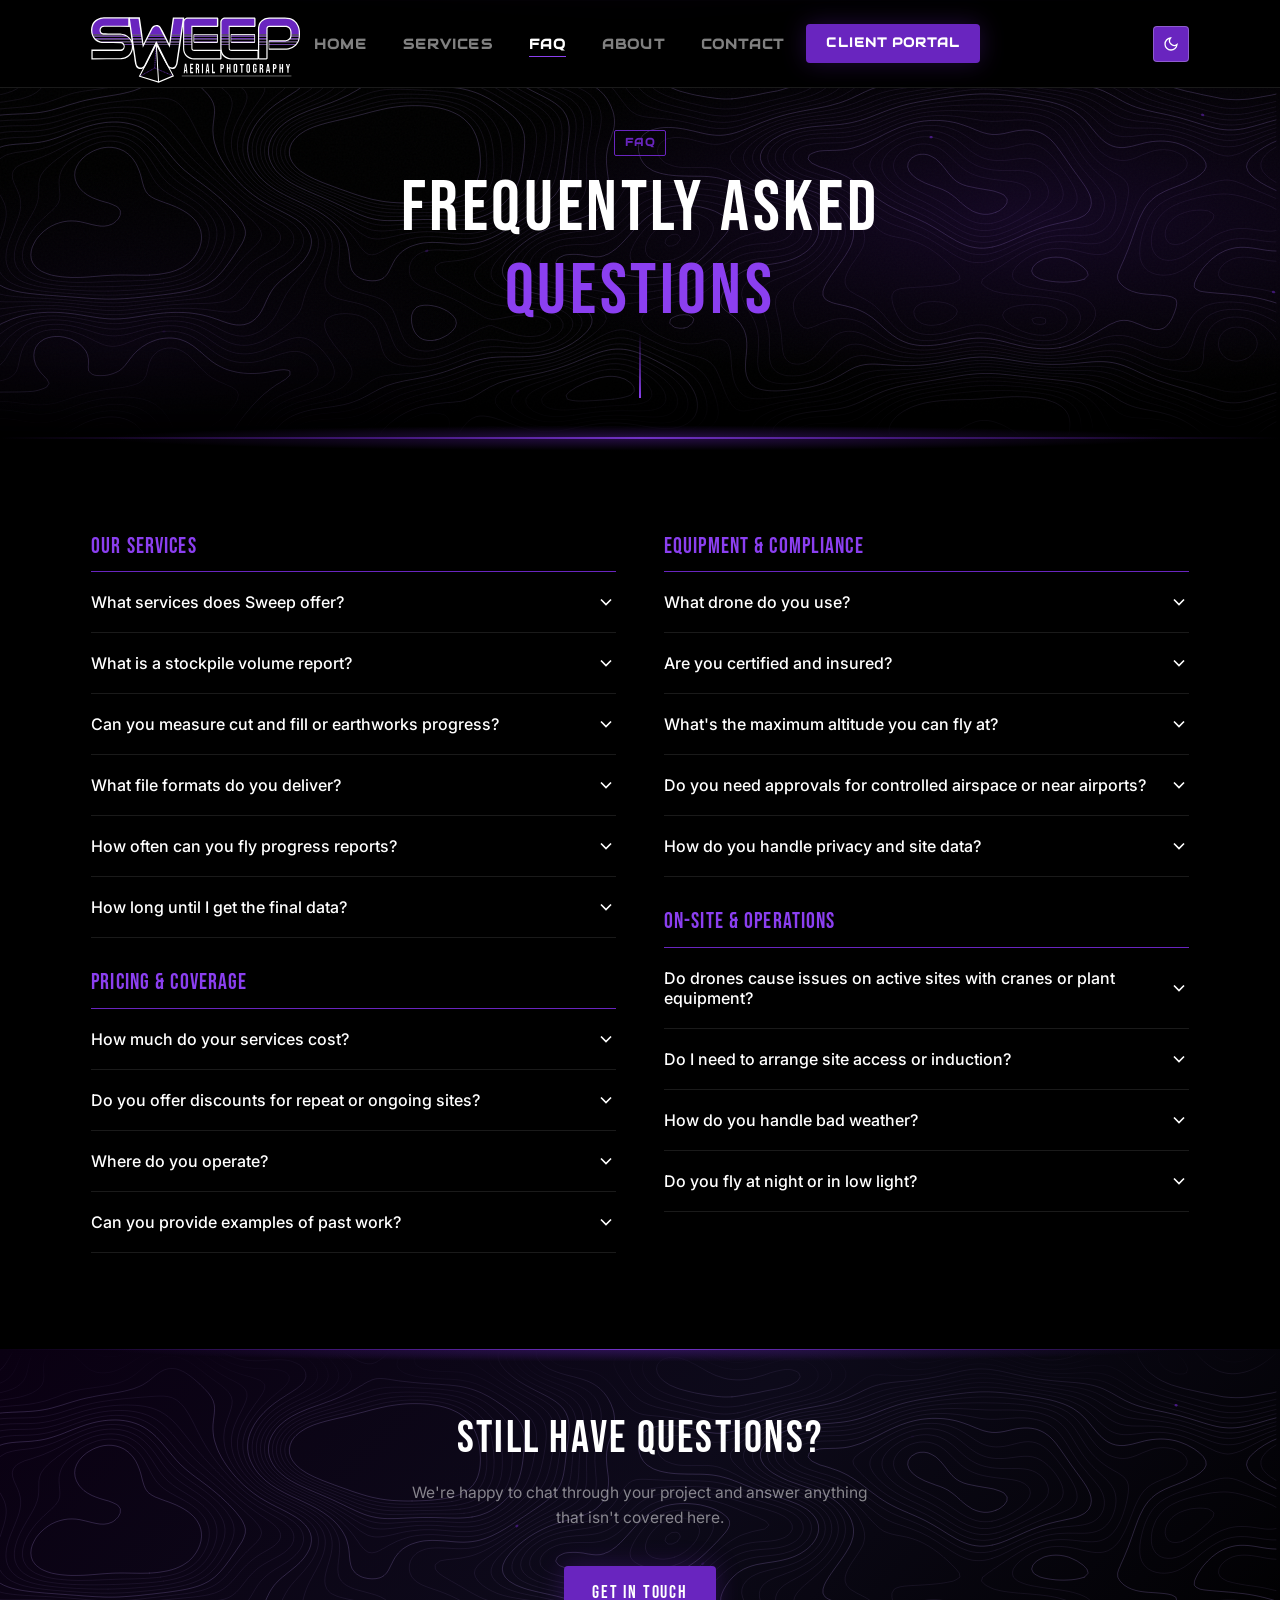
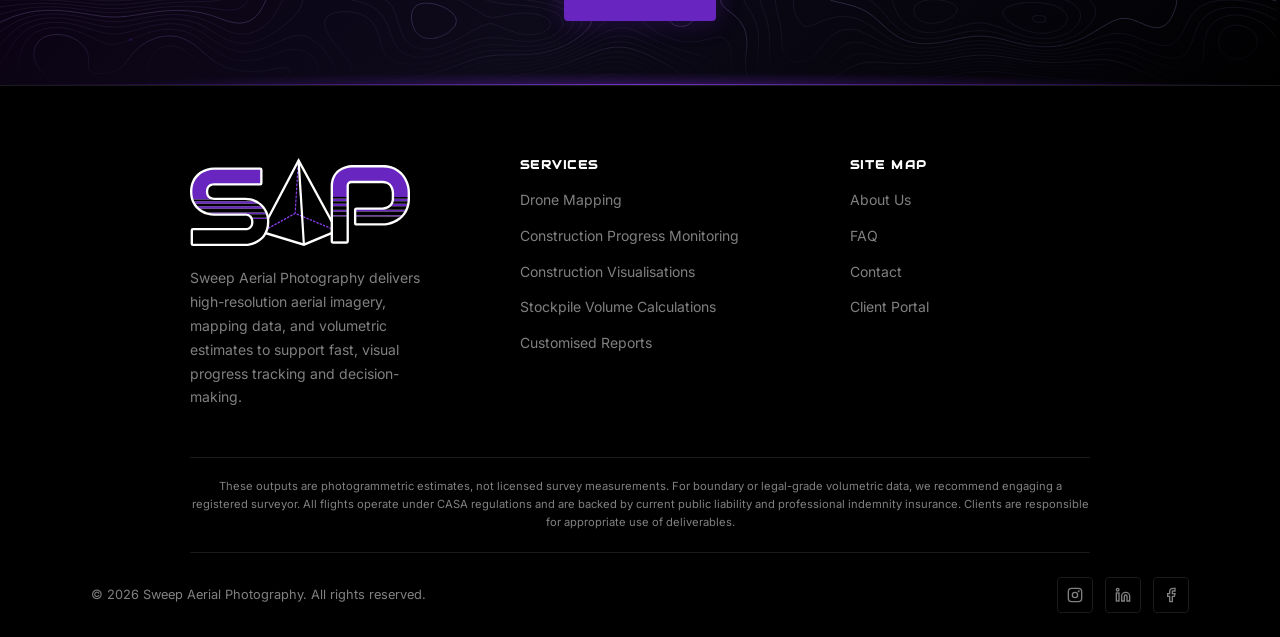
<file: faq.html>
<!DOCTYPE html>
<html lang="en" data-theme="dark">
<head>
  <meta charset="UTF-8">
  <meta name="viewport" content="width=device-width, initial-scale=1.0">
  <link rel="preconnect" href="https://fonts.googleapis.com">
  <link rel="preconnect" href="https://fonts.gstatic.com" crossorigin>
  <meta name="author" content="Sweep Aerial Photography">
  <meta name="robots" content="index,follow">
  <meta name="twitter:image" content="https://sweepaerial.com.au/images/FullSweepLogoWhiteOutline.svg">
  <meta name="twitter:description" content="Frequently asked questions about Sweep Aerial Photography's drone mapping, construction progress monitoring, stockpile volumes, and aerial surveying services across South East Queensland.">
  <meta name="twitter:title" content="FAQ | Sweep Aerial Photography">
  <meta name="twitter:card" content="summary_large_image">
  <meta property="og:image" content="https://sweepaerial.com.au/images/FullSweepLogoWhiteOutline.svg">
  <meta property="og:url" content="https://sweepaerial.com.au/faq.html">
  <meta property="og:description" content="Frequently asked questions about Sweep Aerial Photography's drone mapping, construction progress monitoring, stockpile volumes, and aerial surveying services across South East Queensland.">
  <meta property="og:title" content="FAQ | Sweep Aerial Photography">
  <meta property="og:site_name" content="Sweep Aerial Photography">
  <meta property="og:type" content="website">
  <link rel="canonical" href="https://sweepaerial.com.au/faq.html">
  <meta name="keywords" content="drone mapping faq, construction drone questions, stockpile volume drone, drone mapping brisbane, aerial surveying faq, CASA drone regulations, drone mapping south east queensland">
  <title>FAQ | Sweep Aerial Photography</title>
  <meta name="description" content="Frequently asked questions about Sweep Aerial Photography's drone mapping, construction progress monitoring, stockpile volumes, and aerial surveying services across South East Queensland.">
  <link rel="icon" type="image/svg+xml" href="images/PyramidWhite.svg" id="favicon">
  <link rel="stylesheet" href="css/style.css">
  <script>(function(){var t=localStorage.getItem('theme')||'dark';if(t==='system')t='dark';document.documentElement.setAttribute('data-theme',t);})();</script>
  <script type="application/ld+json">
{
  "@context": "https://schema.org",
  "@type": "FAQPage",
  "mainEntity": [
    {"@type":"Question","name":"What services does Sweep offer?","acceptedAnswer":{"@type":"Answer","text":"Drone mapping and aerial surveying for construction and earthworks sites across South East Queensland. Please feel free to contact us for more information about our core deliverables."}},
    {"@type":"Question","name":"What is a stockpile volume report?","acceptedAnswer":{"@type":"Answer","text":"A drone flight over the site generates a 3D surface model, which is used to calculate the volume of stockpiled material. This is useful for tracking material on site, verifying deliveries, or reconciling against invoices."}},
    {"@type":"Question","name":"Can you measure cut and fill or earthworks progress?","acceptedAnswer":{"@type":"Answer","text":"Yes, when ground control points (GCPs) are available. Two flights are taken at different times, each generating a 3D surface, and the surfaces are compared to show where material was cut or filled across the site. GCPs surveyed by the site's own surveyor are needed to align the two flights accurately. If GCPs aren't available on a given site, stockpile volume reporting is the better fit for tracking material."}},
    {"@type":"Question","name":"What file formats do you deliver?","acceptedAnswer":{"@type":"Answer","text":"Dense point clouds (LAS/LAZ), textured 3D mesh models (OBJ), high-resolution orthomosaics (GeoTIFF), and Digital Elevation Models (GeoTIFF). Other formats can usually be arranged with the team on request."}},
    {"@type":"Question","name":"How often can you fly progress reports?","acceptedAnswer":{"@type":"Answer","text":"Weekly, fortnightly, or monthly, whichever suits the project. Happy to work with a different cadence if needed."}},
    {"@type":"Question","name":"What drone do you use?","acceptedAnswer":{"@type":"Answer","text":"A DJI Mini 4 Pro sub-250g, GNSS-based positioning (no RTK). It's well suited to progress monitoring, visual reporting, and volumetric estimates. For work that needs survey-grade accuracy, we work with the site surveyor to incorporate their GCPs."}},
    {"@type":"Question","name":"Are you certified and insured?","acceptedAnswer":{"@type":"Answer","text":"Sweep holds a CASA-Certified Remote Pilot Licence (RePL) Multi-Rotor up to 25kg and is fully insured. The Mini 4 Pro's sub-250g weight also means most standard jobs fall under CASA's excluded category, which simplifies approvals on top of the licence."}},
    {"@type":"Question","name":"How much do your services cost?","acceptedAnswer":{"@type":"Answer","text":"Pricing depends on the site size, deliverables, and flight frequency. Please get in touch for a quote based on your job."}},
    {"@type":"Question","name":"Where do you operate?","acceptedAnswer":{"@type":"Answer","text":"South East Queensland, based out of Brisbane."}}
  ]
}
</script>
  <script type="application/ld+json">
{
  "@context": "https://schema.org",
  "@type": "BreadcrumbList",
  "itemListElement": [
    {"@type":"ListItem","position":1,"name":"Home","item":"https://sweepaerial.com.au/"},
    {"@type":"ListItem","position":2,"name":"FAQ","item":"https://sweepaerial.com.au/faq.html"}
  ]
}
</script>
</head>
<body>

<!-- ── Navbar ── -->
<nav class="navbar scrolled" id="navbar">
  <div class="container navbar__inner">
    <a href="index.html" class="navbar__logo">
      <img class="theme-logo" src="images/FullSweepLogoWhiteOutline.svg" alt="Sweep Aerial Photography logo — drone mapping for construction across South East Queensland" onerror="this.style.display='none'">

    </a>
    <ul class="navbar__links">
      <li><a href="index.html">Home</a></li>
      <li><a href="services.html">Services</a></li>
      <li><a href="faq.html" class="active">FAQ</a></li>
      <li><a href="about.html">About</a></li>
      <li><a href="contact.html">Contact</a></li>
      <li><a href="portal.html" class="btn btn--primary">Client Portal</a></li>
    </ul>
    <button class="theme-toggle" id="themeToggle" aria-label="Toggle theme"></button>
    <button class="navbar__hamburger" aria-label="Menu">
      <span></span><span></span><span></span>
    </button>
  </div>
</nav>
<nav class="nav-mobile">
  <a href="index.html">Home</a>
  <a href="services.html">Services</a>
  <a href="faq.html">FAQ</a>
  <a href="about.html">About</a>
  <a href="contact.html">Contact</a>
  <a href="portal.html">Client Portal</a>
</nav>

<!-- ── Hero ── -->
<section class="hero topo-bg-both" style="min-height:40vh;padding-top:calc(var(--nav-height) + 40px);padding-bottom:80px;">
  <div class="hero__bg"></div>
  <div class="hero__noise"></div>
  <div class="container" style="position:relative;z-index:2;">
    <div class="tag fade-in">FAQ</div>
    <h1 class="fade-in">Frequently Asked<br><span class="text-purple">Questions</span></h1>
  </div>
  <div class="hero__scroll">
    <div class="hero__scroll-line"></div>
  </div>
</section>

<!-- ── FAQ Content ── -->
<section class="section">
  <div class="container">
    <div class="faq-grid">
      <div class="faq-col">
        <div class="faq-category fade-in">
          <h2>Our Services</h2>
        </div>

        <div class="faq-item fade-in">
          <button class="faq-item__question" aria-expanded="false">
            <span>What services does Sweep offer?</span>
            <svg class="faq-item__icon" viewBox="0 0 24 24" fill="none" stroke="currentColor" stroke-width="2"><polyline points="6 9 12 15 18 9"/></svg>
          </button>
          <div class="faq-item__answer">
            <p>Drone mapping and aerial surveying for construction and earthworks sites across South East Queensland. Please feel free to <a href="contact.html" style="color:var(--purple-light);">contact us</a> for more information about our core deliverables.</p>
          </div>
        </div>

        <div class="faq-item fade-in">
          <button class="faq-item__question" aria-expanded="false">
            <span>What is a stockpile volume report?</span>
            <svg class="faq-item__icon" viewBox="0 0 24 24" fill="none" stroke="currentColor" stroke-width="2"><polyline points="6 9 12 15 18 9"/></svg>
          </button>
          <div class="faq-item__answer">
            <p>A drone flight over the site generates a 3D surface model, which is used to calculate the volume of stockpiled material. This is useful for tracking material on site, verifying deliveries, or reconciling against invoices.</p>
          </div>
        </div>

        <div class="faq-item fade-in">
          <button class="faq-item__question" aria-expanded="false">
            <span>Can you measure cut and fill or earthworks progress?</span>
            <svg class="faq-item__icon" viewBox="0 0 24 24" fill="none" stroke="currentColor" stroke-width="2"><polyline points="6 9 12 15 18 9"/></svg>
          </button>
          <div class="faq-item__answer">
            <p>Yes, when ground control points (GCPs) are available. Two flights are taken at different times, each generating a 3D surface, and the surfaces are compared to show where material was cut or filled across the site. GCPs surveyed by the site's own surveyor are needed to align the two flights accurately. If GCPs aren't available on a given site, stockpile volume reporting is the better fit for tracking material.</p>
          </div>
        </div>

        <div class="faq-item fade-in">
          <button class="faq-item__question" aria-expanded="false">
            <span>What file formats do you deliver?</span>
            <svg class="faq-item__icon" viewBox="0 0 24 24" fill="none" stroke="currentColor" stroke-width="2"><polyline points="6 9 12 15 18 9"/></svg>
          </button>
          <div class="faq-item__answer">
            <p>Dense point clouds (LAS/LAZ), textured 3D mesh models (OBJ), high-resolution orthomosaics (GeoTIFF), and Digital Elevation Models (GeoTIFF). Other formats can usually be arranged with the team on request.</p>
          </div>
        </div>

        <div class="faq-item fade-in">
          <button class="faq-item__question" aria-expanded="false">
            <span>How often can you fly progress reports?</span>
            <svg class="faq-item__icon" viewBox="0 0 24 24" fill="none" stroke="currentColor" stroke-width="2"><polyline points="6 9 12 15 18 9"/></svg>
          </button>
          <div class="faq-item__answer">
            <p>Weekly, fortnightly, or monthly, whichever suits the project. Happy to work with a different cadence if needed.</p>
          </div>
        </div>

        <div class="faq-item fade-in">
          <button class="faq-item__question" aria-expanded="false">
            <span>How long until I get the final data?</span>
            <svg class="faq-item__icon" viewBox="0 0 24 24" fill="none" stroke="currentColor" stroke-width="2"><polyline points="6 9 12 15 18 9"/></svg>
          </button>
          <div class="faq-item__answer">
            <p>We will always aim to deliver the final data within a week of the flight.</p>
          </div>
        </div>

        <div class="faq-category fade-in" style="margin-top:32px;">
          <h2>Pricing & Coverage</h2>
        </div>

        <div class="faq-item fade-in">
          <button class="faq-item__question" aria-expanded="false">
            <span>How much do your services cost?</span>
            <svg class="faq-item__icon" viewBox="0 0 24 24" fill="none" stroke="currentColor" stroke-width="2"><polyline points="6 9 12 15 18 9"/></svg>
          </button>
          <div class="faq-item__answer">
            <p>Pricing depends on the site size, deliverables, and flight frequency. Please <a href="contact.html" style="color:var(--purple-light);">get in touch</a> for a quote based on your job.</p>
          </div>
        </div>

        <div class="faq-item fade-in">
          <button class="faq-item__question" aria-expanded="false">
            <span>Do you offer discounts for repeat or ongoing sites?</span>
            <svg class="faq-item__icon" viewBox="0 0 24 24" fill="none" stroke="currentColor" stroke-width="2"><polyline points="6 9 12 15 18 9"/></svg>
          </button>
          <div class="faq-item__answer">
            <p>Absolutely, feel free to <a href="contact.html" style="color:var(--purple-light);">speak to the team</a> to discuss this further.</p>
          </div>
        </div>

        <div class="faq-item fade-in">
          <button class="faq-item__question" aria-expanded="false">
            <span>Where do you operate?</span>
            <svg class="faq-item__icon" viewBox="0 0 24 24" fill="none" stroke="currentColor" stroke-width="2"><polyline points="6 9 12 15 18 9"/></svg>
          </button>
          <div class="faq-item__answer">
            <p>South East Queensland, based out of Brisbane.</p>
          </div>
        </div>

        <div class="faq-item fade-in">
          <button class="faq-item__question" aria-expanded="false">
            <span>Can you provide examples of past work?</span>
            <svg class="faq-item__icon" viewBox="0 0 24 24" fill="none" stroke="currentColor" stroke-width="2"><polyline points="6 9 12 15 18 9"/></svg>
          </button>
          <div class="faq-item__answer">
            <p>We're happy to provide examples of past work upon request. <a href="contact.html" style="color:var(--purple-light);">Get in touch</a> and we'll share what's relevant to your project.</p>
          </div>
        </div>
      </div>

      <div class="faq-col">
        <div class="faq-category fade-in">
          <h2>Equipment & Compliance</h2>
        </div>

        <div class="faq-item fade-in">
          <button class="faq-item__question" aria-expanded="false">
            <span>What drone do you use?</span>
            <svg class="faq-item__icon" viewBox="0 0 24 24" fill="none" stroke="currentColor" stroke-width="2"><polyline points="6 9 12 15 18 9"/></svg>
          </button>
          <div class="faq-item__answer">
            <p>A DJI Mini 4 Pro sub-250g, GNSS-based positioning (no RTK). It's well suited to progress monitoring, visual reporting, and volumetric estimates. For work that needs survey-grade accuracy, we work with the site surveyor to incorporate their GCPs.</p>
          </div>
        </div>

        <div class="faq-item fade-in">
          <button class="faq-item__question" aria-expanded="false">
            <span>Are you certified and insured?</span>
            <svg class="faq-item__icon" viewBox="0 0 24 24" fill="none" stroke="currentColor" stroke-width="2"><polyline points="6 9 12 15 18 9"/></svg>
          </button>
          <div class="faq-item__answer">
            <p>Sweep holds a CASA-Certified Remote Pilot Licence (RePL) Multi-Rotor up to 25kg and is fully insured. The Mini 4 Pro's sub-250g weight also means most standard jobs fall under CASA's excluded category, which simplifies approvals on top of the licence.</p>
          </div>
        </div>

        <div class="faq-item fade-in">
          <button class="faq-item__question" aria-expanded="false">
            <span>What's the maximum altitude you can fly at?</span>
            <svg class="faq-item__icon" viewBox="0 0 24 24" fill="none" stroke="currentColor" stroke-width="2"><polyline points="6 9 12 15 18 9"/></svg>
          </button>
          <div class="faq-item__answer">
            <p>120m (400ft) AGL, per CASA regulations. This applies Australia-wide regardless of operator.</p>
          </div>
        </div>

        <div class="faq-item fade-in">
          <button class="faq-item__question" aria-expanded="false">
            <span>Do you need approvals for controlled airspace or near airports?</span>
            <svg class="faq-item__icon" viewBox="0 0 24 24" fill="none" stroke="currentColor" stroke-width="2"><polyline points="6 9 12 15 18 9"/></svg>
          </button>
          <div class="faq-item__answer">
            <p>Yes, sites near controlled airspace or aerodromes need additional CASA approval before flying. This is checked as part of job scoping and isn't something you need to organise.</p>
          </div>
        </div>

        <div class="faq-item fade-in">
          <button class="faq-item__question" aria-expanded="false">
            <span>How do you handle privacy and site data?</span>
            <svg class="faq-item__icon" viewBox="0 0 24 24" fill="none" stroke="currentColor" stroke-width="2"><polyline points="6 9 12 15 18 9"/></svg>
          </button>
          <div class="faq-item__answer">
            <p>We take privacy seriously. Data collected is limited to what's needed for the job, stored securely, and not shared without permission. Standard practice for any commercial drone operation handling client site data.</p>
          </div>
        </div>

        <div class="faq-category fade-in" style="margin-top:32px;">
          <h2>On-Site & Operations</h2>
        </div>

        <div class="faq-item fade-in">
          <button class="faq-item__question" aria-expanded="false">
            <span>Do drones cause issues on active sites with cranes or plant equipment?</span>
            <svg class="faq-item__icon" viewBox="0 0 24 24" fill="none" stroke="currentColor" stroke-width="2"><polyline points="6 9 12 15 18 9"/></svg>
          </button>
          <div class="faq-item__answer">
            <p>Flights are coordinated with the site project manager beforehand, so timing avoids active crane lifts or other site activity that could create a conflict. A safe standoff distance is maintained from active machinery, and most flights are airborne for 20–30 minutes, so disruption to site operations is minimal.</p>
          </div>
        </div>

        <div class="faq-item fade-in">
          <button class="faq-item__question" aria-expanded="false">
            <span>Do I need to arrange site access or induction?</span>
            <svg class="faq-item__icon" viewBox="0 0 24 24" fill="none" stroke="currentColor" stroke-width="2"><polyline points="6 9 12 15 18 9"/></svg>
          </button>
          <div class="faq-item__answer">
            <p>Yes. The client arranges site access and any required induction ahead of the flight. Let us know what's needed and we'll fit around it.</p>
          </div>
        </div>

        <div class="faq-item fade-in">
          <button class="faq-item__question" aria-expanded="false">
            <span>How do you handle bad weather?</span>
            <svg class="faq-item__icon" viewBox="0 0 24 24" fill="none" stroke="currentColor" stroke-width="2"><polyline points="6 9 12 15 18 9"/></svg>
          </button>
          <div class="faq-item__answer">
            <p>Flights are weather-dependent so wind, rain, and low visibility can delay a flight. Rescheduling is usually quick since flights don't take long once conditions clear.</p>
          </div>
        </div>

        <div class="faq-item fade-in">
          <button class="faq-item__question" aria-expanded="false">
            <span>Do you fly at night or in low light?</span>
            <svg class="faq-item__icon" viewBox="0 0 24 24" fill="none" stroke="currentColor" stroke-width="2"><polyline points="6 9 12 15 18 9"/></svg>
          </button>
          <div class="faq-item__answer">
            <p>Not currently part of the service.</p>
          </div>
        </div>
      </div>
    </div>
  </div>
</section>

<!-- ── CTA ── -->
<section class="section--sm topo-bg-both cta-banner">
  <div class="container text-center">
    <h2 class="fade-in" style="margin-bottom:16px;">Still Have Questions?</h2>
    <p class="fade-in" style="max-width:480px;margin:0 auto 36px;">We're happy to chat through your project and answer anything that isn't covered here.</p>
    <a href="contact.html" class="btn btn--primary fade-in">Get in Touch</a>
  </div>
</section>

<!-- ── Footer ── -->
<footer class="footer">
  <div class="container">
    <div class="footer__grid">
      <div class="footer__brand">
        <div class="footer__brand-logo">
          <img class="theme-logo theme-logo--sap" src="images/SAPWhite.svg" alt="Sweep Aerial Photography drone mapping services South East Queensland" onerror="this.style.display='none'">

        </div>
      <p>Sweep Aerial Photography delivers high-resolution aerial imagery, mapping data, and volumetric estimates to support fast, visual progress tracking and decision-making.</p>
      </div>
      <div class="footer__col">
        <h5>Services</h5>
        <ul>
          <li><a href="services.html">Drone Mapping</a></li>
          <li><a href="services.html">Construction Progress Monitoring</a></li>
          <li><a href="services.html">Construction Visualisations</a></li>
          <li><a href="services.html">Stockpile Volume Calculations</a></li>
          <li><a href="services.html">Customised Reports</a></li>
        </ul>
      </div>
      <div class="footer__col">
        <h5>Site Map</h5>
        <ul>
          <li><a href="about.html">About Us</a></li>
          <li><a href="faq.html">FAQ</a></li>
          <li><a href="contact.html">Contact</a></li>
          <li><a href="portal.html">Client Portal</a></li>
        </ul>
      </div>
    </div>
    <div class="footer__disclaimer">
      These outputs are photogrammetric estimates, not licensed survey measurements. For boundary or legal-grade volumetric data, we recommend engaging a registered surveyor. All flights operate under CASA regulations and are backed by current public liability and professional indemnity insurance. Clients are responsible for appropriate use of deliverables.
    </div>
    <div class="footer__bottom">
      <div class="footer__copy">&copy; 2026 Sweep Aerial Photography. All rights reserved.</div>
      <div class="footer__social">
        <a href="#" aria-label="Instagram"><svg viewBox="0 0 24 24" fill="none" stroke="currentColor" stroke-width="2"><rect x="2" y="2" width="20" height="20" rx="5"/><circle cx="12" cy="12" r="4"/><circle cx="17.5" cy="6.5" r="0.5" fill="currentColor"/></svg></a>
        <a href="#" aria-label="LinkedIn"><svg viewBox="0 0 24 24" fill="none" stroke="currentColor" stroke-width="2"><path d="M16 8a6 6 0 016 6v7h-4v-7a2 2 0 00-2-2 2 2 0 00-2 2v7h-4v-7a6 6 0 016-6z"/><rect x="2" y="9" width="4" height="12"/><circle cx="4" cy="4" r="2"/></svg></a>
        <a href="#" aria-label="Facebook"><svg viewBox="0 0 24 24" fill="none" stroke="currentColor" stroke-width="2"><path d="M18 2h-3a5 5 0 00-5 5v3H7v4h3v8h4v-8h3l1-4h-4V7a1 1 0 011-1h3z"/></svg></a>
      </div>
    </div>
  </div>
</footer>

<script src="js/main.js"></script>
<script>
document.querySelectorAll('.faq-item__question').forEach(btn => {
  btn.addEventListener('click', () => {
    const item = btn.closest('.faq-item');
    const expanded = btn.getAttribute('aria-expanded') === 'true';
    btn.setAttribute('aria-expanded', !expanded);
    item.classList.toggle('open');
  });
});
</script>
</body>
</html>
</file>
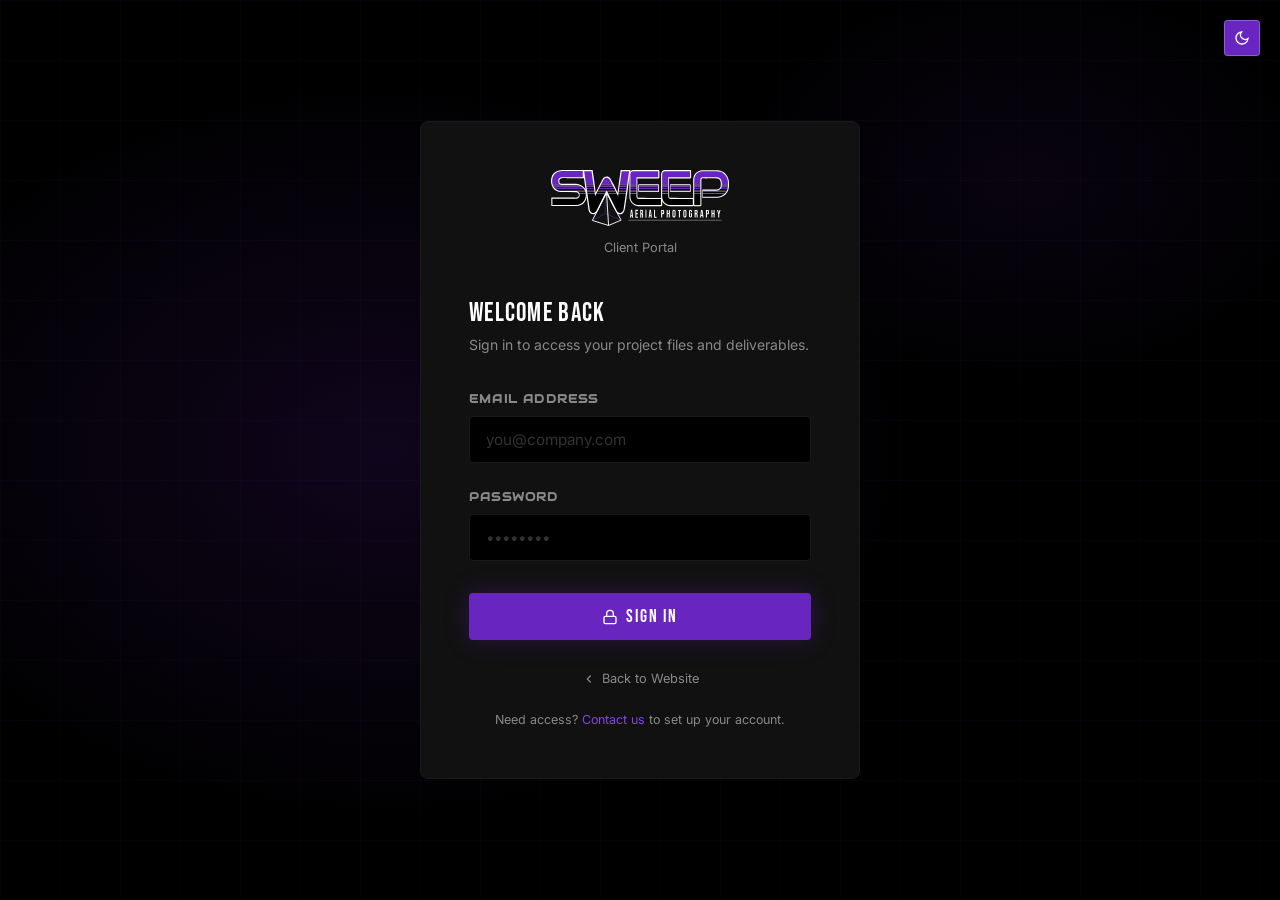
<file: portal-dashboard.html>
<!DOCTYPE html>
<html lang="en" data-theme="dark">
<head>
  <meta charset="UTF-8">
  <meta name="viewport" content="width=device-width, initial-scale=1.0">
  <title>Dashboard | Sweep Aerial Client Portal</title>
  <meta name="description" content="Sweep Aerial Photography client portal dashboard. Access your project files and deliverables.">
  <link rel="icon" type="image/svg+xml" href="images/PyramidWhite.svg" id="favicon">
  <link rel="stylesheet" href="css/style.css">
  <script>(function(){var t=localStorage.getItem('theme')||'dark';if(t==='system')t='dark';document.documentElement.setAttribute('data-theme',t);})();</script>
</head>
<body>

<div class="dashboard">
  <!-- Sidebar -->
  <aside class="dashboard-sidebar">
    <div class="dashboard-sidebar__logo">
      <img class="theme-logo" src="images/FullSweepLogoWhiteOutline.svg" alt="Sweep Aerial Photography" style="height:36px;width:auto;display:block;margin-bottom:4px;" onerror="this.style.display='none'">
      <div style="font-size:0.7rem;color:var(--white-muted);letter-spacing:0.08em;">CLIENT PORTAL</div>
    </div>
    <nav class="dashboard-sidebar__nav">
      <a href="#overview" class="active">
        <svg viewBox="0 0 24 24" fill="none" stroke="currentColor" stroke-width="2"><rect x="3" y="3" width="7" height="7"/><rect x="14" y="3" width="7" height="7"/><rect x="14" y="14" width="7" height="7"/><rect x="3" y="14" width="7" height="7"/></svg>
        Overview
      </a>
      <a href="#projects">
        <svg viewBox="0 0 24 24" fill="none" stroke="currentColor" stroke-width="2"><path d="M22 19a2 2 0 01-2 2H4a2 2 0 01-2-2V5a2 2 0 012-2h5l2 3h9a2 2 0 012 2z"/></svg>
        Projects
      </a>
      <a href="#files">
        <svg viewBox="0 0 24 24" fill="none" stroke="currentColor" stroke-width="2"><path d="M14 2H6a2 2 0 00-2 2v16a2 2 0 002 2h12a2 2 0 002-2V8z"/><polyline points="14 2 14 8 20 8"/></svg>
        Files
      </a>
      <a href="#reports">
        <svg viewBox="0 0 24 24" fill="none" stroke="currentColor" stroke-width="2"><line x1="18" y1="20" x2="18" y2="10"/><line x1="12" y1="20" x2="12" y2="4"/><line x1="6" y1="20" x2="6" y2="14"/></svg>
        Reports
      </a>
      <a href="contact.html">
        <svg viewBox="0 0 24 24" fill="none" stroke="currentColor" stroke-width="2"><path d="M4 4h16c1.1 0 2 .9 2 2v12c0 1.1-.9 2-2 2H4c-1.1 0-2-.9-2-2V6c0-1.1.9-2 2-2z"/><polyline points="22,6 12,13 2,6"/></svg>
        Contact
      </a>
    </nav>
    <div class="dashboard-sidebar__footer">
      <div class="dashboard-sidebar__user">
        <div class="dashboard-sidebar__avatar" data-user-initials>DC</div>
        <div class="dashboard-sidebar__user-info">
          <div class="dashboard-sidebar__user-name" data-user-name>Demo Client</div>
          <div class="dashboard-sidebar__user-role" data-user-company>Demo Corp</div>
        </div>
      </div>
      <button class="theme-toggle" id="themeToggle" aria-label="Toggle theme" style="margin-bottom:8px;width:100%;border-radius:var(--radius);"></button>
      <button class="dashboard-sidebar__logout" id="logoutBtn">
        <svg viewBox="0 0 24 24" fill="none" stroke="currentColor" stroke-width="2"><path d="M9 21H5a2 2 0 01-2-2V5a2 2 0 012-2h4"/><polyline points="16 17 21 12 16 7"/><line x1="21" y1="12" x2="9" y2="12"/></svg>
        Sign Out
      </button>
    </div>
  </aside>

  <!-- Main Content -->
  <main class="dashboard-main">
    <!-- Header -->
    <div class="dashboard-header" id="overview">
      <div>
        <h1>Good to see you, <span data-user-name style="color:var(--purple-light);">Demo Client</span></h1>
        <p>Here's an overview of your projects and recent deliverables.</p>
      </div>
      <a href="contact.html" class="btn btn--outline" style="font-size:0.8rem;padding:10px 18px;">
        <svg width="14" height="14" viewBox="0 0 24 24" fill="none" stroke="currentColor" stroke-width="2"><path d="M4 4h16c1.1 0 2 .9 2 2v12c0 1.1-.9 2-2 2H4c-1.1 0-2-.9-2-2V6c0-1.1.9-2 2-2z"/><polyline points="22,6 12,13 2,6"/></svg>
        Contact Team
      </a>
    </div>

    <!-- Stats -->
    <div class="dashboard-stats">
      <div class="dashboard-stat">
        <div class="dashboard-stat__num">3</div>
        <div class="dashboard-stat__label">Active Projects</div>
      </div>
      <div class="dashboard-stat">
        <div class="dashboard-stat__num">12</div>
        <div class="dashboard-stat__label">Files Available</div>
      </div>
      <div class="dashboard-stat">
        <div class="dashboard-stat__num">2</div>
        <div class="dashboard-stat__label">Awaiting Review</div>
      </div>
      <div class="dashboard-stat">
        <div class="dashboard-stat__num">1</div>
        <div class="dashboard-stat__label">In Progress</div>
      </div>
    </div>

    <!-- Projects -->
    <div class="dashboard-projects" id="projects">
      <div class="dashboard-section-title">
        Projects
        <a href="contact.html" style="font-family:var(--font-heading);font-size:0.75rem;color:var(--purple-light);font-weight:600;letter-spacing:0.08em;text-transform:uppercase;">+ New Project</a>
      </div>

      <div class="project-card">
        <div>
          <div style="display:flex;align-items:center;gap:10px;margin-bottom:8px;">
            <span class="project-card__type">Construction Monitoring</span>
            <span class="status-badge status-badge--complete">Complete</span>
          </div>
          <div class="project-card__name">Riverside Commercial — Stage 2</div>
          <div class="project-card__meta">
            <span>Survey date: 14 Apr 2025</span>
            <span>Delivered: 16 Apr 2025</span>
            <span>4 files</span>
          </div>
        </div>
        <div class="project-card__actions">
          <a href="#files" class="btn btn--primary" style="font-size:0.8rem;padding:9px 16px;">View Files</a>
        </div>
      </div>

      <div class="project-card">
        <div>
          <div style="display:flex;align-items:center;gap:10px;margin-bottom:8px;">
            <span class="project-card__type">Drone Mapping</span>
            <span class="status-badge status-badge--progress">In Progress</span>
          </div>
          <div class="project-card__name">Greenfield Site — Northern Precinct</div>
          <div class="project-card__meta">
            <span>Survey date: 20 May 2025</span>
            <span>Estimated delivery: 22 May 2025</span>
            <span>Processing...</span>
          </div>
        </div>
        <div class="project-card__actions">
          <a href="contact.html" class="btn btn--outline" style="font-size:0.8rem;padding:9px 16px;">Ask a Question</a>
        </div>
      </div>

      <div class="project-card">
        <div>
          <div style="display:flex;align-items:center;gap:10px;margin-bottom:8px;">
            <span class="project-card__type">Stockpile Volume</span>
            <span class="status-badge status-badge--review">Awaiting Review</span>
          </div>
          <div class="project-card__name">Quarry Site — Monthly Volume Report</div>
          <div class="project-card__meta">
            <span>Survey date: 8 May 2025</span>
            <span>Delivered: 10 May 2025</span>
            <span>3 files</span>
          </div>
        </div>
        <div class="project-card__actions">
          <a href="#files" class="btn btn--primary" style="font-size:0.8rem;padding:9px 16px;">View Files</a>
        </div>
      </div>

    </div>

    <!-- Recent Deliverables -->
    <div id="files">
      <div class="dashboard-section-title" style="margin-bottom:16px;">
        Recent Deliverables
      </div>
      <div class="deliverable-list">

        <div class="deliverable-item">
          <div class="deliverable-item__icon">
            <svg viewBox="0 0 24 24" fill="none" stroke="currentColor" stroke-width="2"><polygon points="3 6 9 3 15 6 21 3 21 18 15 21 9 18 3 21 3 6"/><line x1="9" y1="3" x2="9" y2="18"/><line x1="15" y1="6" x2="15" y2="21"/></svg>
          </div>
          <div class="deliverable-item__info">
            <div class="deliverable-item__name">Riverside_Commercial_S2_Orthomosaic.tif</div>
            <div class="deliverable-item__meta">GeoTIFF · 2.3 GB · Delivered 16 Apr 2025 · Riverside Commercial Stage 2</div>
          </div>
          <button class="deliverable-item__download">
            <svg viewBox="0 0 24 24" fill="none" stroke="currentColor" stroke-width="2"><path d="M21 15v4a2 2 0 01-2 2H5a2 2 0 01-2-2v-4"/><polyline points="7 10 12 15 17 10"/><line x1="12" y1="15" x2="12" y2="3"/></svg>
            Download
          </button>
        </div>

        <div class="deliverable-item">
          <div class="deliverable-item__icon">
            <svg viewBox="0 0 24 24" fill="none" stroke="currentColor" stroke-width="2"><path d="M21 16V8a2 2 0 00-1-1.73l-7-4a2 2 0 00-2 0l-7 4A2 2 0 003 8v8a2 2 0 001 1.73l7 4a2 2 0 002 0l7-4A2 2 0 0021 16z"/></svg>
          </div>
          <div class="deliverable-item__info">
            <div class="deliverable-item__name">Riverside_Commercial_S2_PointCloud.las</div>
            <div class="deliverable-item__meta">LAS Point Cloud · 890 MB · Delivered 16 Apr 2025 · Riverside Commercial Stage 2</div>
          </div>
          <button class="deliverable-item__download">
            <svg viewBox="0 0 24 24" fill="none" stroke="currentColor" stroke-width="2"><path d="M21 15v4a2 2 0 01-2 2H5a2 2 0 01-2-2v-4"/><polyline points="7 10 12 15 17 10"/><line x1="12" y1="15" x2="12" y2="3"/></svg>
            Download
          </button>
        </div>

        <div class="deliverable-item">
          <div class="deliverable-item__icon">
            <svg viewBox="0 0 24 24" fill="none" stroke="currentColor" stroke-width="2"><path d="M14 2H6a2 2 0 00-2 2v16a2 2 0 002 2h12a2 2 0 002-2V8z"/><polyline points="14 2 14 8 20 8"/><line x1="16" y1="13" x2="8" y2="13"/><line x1="16" y1="17" x2="8" y2="17"/></svg>
          </div>
          <div class="deliverable-item__info">
            <div class="deliverable-item__name">Riverside_Commercial_S2_ProgressReport.pdf</div>
            <div class="deliverable-item__meta">PDF Report · 4.1 MB · Delivered 16 Apr 2025 · Riverside Commercial Stage 2</div>
          </div>
          <button class="deliverable-item__download">
            <svg viewBox="0 0 24 24" fill="none" stroke="currentColor" stroke-width="2"><path d="M21 15v4a2 2 0 01-2 2H5a2 2 0 01-2-2v-4"/><polyline points="7 10 12 15 17 10"/><line x1="12" y1="15" x2="12" y2="3"/></svg>
            Download
          </button>
        </div>

        <div class="deliverable-item">
          <div class="deliverable-item__icon">
            <svg viewBox="0 0 24 24" fill="none" stroke="currentColor" stroke-width="2"><polygon points="12 2 22 8.5 22 15.5 12 22 2 15.5 2 8.5 12 2"/><line x1="12" y1="22" x2="12" y2="15.5"/><polyline points="22 8.5 12 15.5 2 8.5"/></svg>
          </div>
          <div class="deliverable-item__info">
            <div class="deliverable-item__name">Quarry_Volumes_May2025_Report.pdf</div>
            <div class="deliverable-item__meta">PDF Report · 2.8 MB · Delivered 10 May 2025 · Quarry Monthly Volume</div>
          </div>
          <button class="deliverable-item__download">
            <svg viewBox="0 0 24 24" fill="none" stroke="currentColor" stroke-width="2"><path d="M21 15v4a2 2 0 01-2 2H5a2 2 0 01-2-2v-4"/><polyline points="7 10 12 15 17 10"/><line x1="12" y1="15" x2="12" y2="3"/></svg>
            Download
          </button>
        </div>

        <div class="deliverable-item">
          <div class="deliverable-item__icon">
            <svg viewBox="0 0 24 24" fill="none" stroke="currentColor" stroke-width="2"><polygon points="3 6 9 3 15 6 21 3 21 18 15 21 9 18 3 21 3 6"/><line x1="9" y1="3" x2="9" y2="18"/><line x1="15" y1="6" x2="15" y2="21"/></svg>
          </div>
          <div class="deliverable-item__info">
            <div class="deliverable-item__name">Quarry_Volumes_May2025_Surfaces.dxf</div>
            <div class="deliverable-item__meta">AutoCAD DXF · 45 MB · Delivered 10 May 2025 · Quarry Monthly Volume</div>
          </div>
          <button class="deliverable-item__download">
            <svg viewBox="0 0 24 24" fill="none" stroke="currentColor" stroke-width="2"><path d="M21 15v4a2 2 0 01-2 2H5a2 2 0 01-2-2v-4"/><polyline points="7 10 12 15 17 10"/><line x1="12" y1="15" x2="12" y2="3"/></svg>
            Download
          </button>
        </div>

        <div class="deliverable-item">
          <div class="deliverable-item__icon">
            <svg viewBox="0 0 24 24" fill="none" stroke="currentColor" stroke-width="2"><path d="M14 2H6a2 2 0 00-2 2v16a2 2 0 002 2h12a2 2 0 002-2V8z"/><polyline points="14 2 14 8 20 8"/></svg>
          </div>
          <div class="deliverable-item__info">
            <div class="deliverable-item__name">Riverside_Commercial_S2_DEM.tif</div>
            <div class="deliverable-item__meta">GeoTIFF DEM · 340 MB · Delivered 16 Apr 2025 · Riverside Commercial Stage 2</div>
          </div>
          <button class="deliverable-item__download">
            <svg viewBox="0 0 24 24" fill="none" stroke="currentColor" stroke-width="2"><path d="M21 15v4a2 2 0 01-2 2H5a2 2 0 01-2-2v-4"/><polyline points="7 10 12 15 17 10"/><line x1="12" y1="15" x2="12" y2="3"/></svg>
            Download
          </button>
        </div>

      </div>
    </div>

    <div style="margin-top:40px;padding:24px;background:var(--black);border:1px solid var(--black-border);border-radius:var(--radius-lg);display:flex;align-items:center;justify-content:space-between;gap:24px;flex-wrap:wrap;">
      <div>
        <h4 style="margin-bottom:4px;">Need a new project or have a question?</h4>
        <p style="font-size:0.875rem;">Our team is available Monday–Friday, 7am–6pm AEST.</p>
      </div>
      <a href="contact.html" class="btn btn--primary">Contact Our Team</a>
    </div>

  </main>
</div>

<script src="js/portal.js"></script>
</body>
</html>
</file>
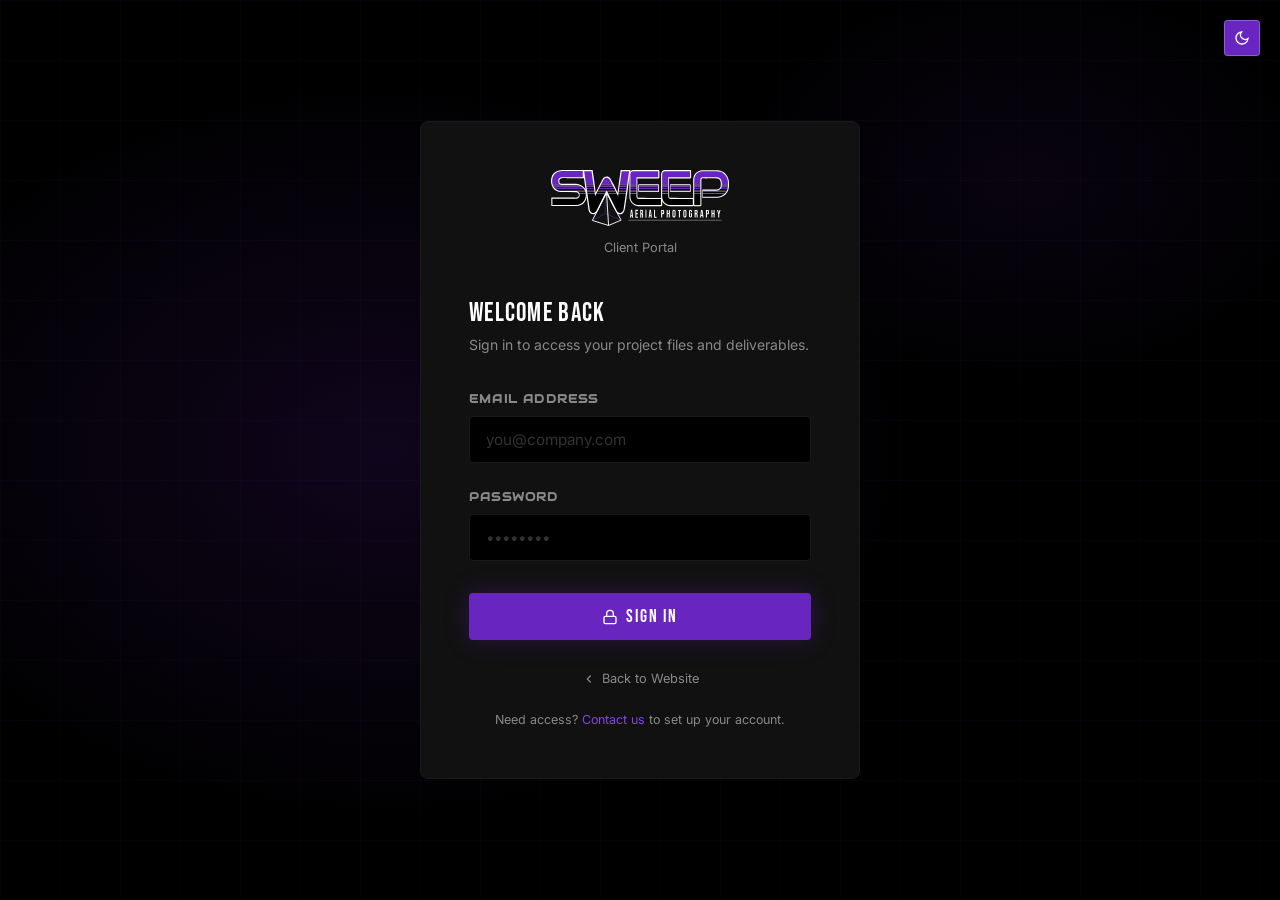
<file: portal.html>
<!DOCTYPE html>
<html lang="en" data-theme="dark">
<head>
  <meta charset="UTF-8">
  <meta name="viewport" content="width=device-width, initial-scale=1.0">
  <title>Client Portal | Sweep Aerial Photography</title>
  <meta name="description" content="Sweep Aerial Photography client portal. Log in to access your project files and deliverables.">
  <link rel="icon" type="image/svg+xml" href="images/PyramidWhite.svg" id="favicon">
  <link rel="stylesheet" href="css/style.css">
  <script>(function(){var t=localStorage.getItem('theme')||'dark';if(t==='system')t='dark';document.documentElement.setAttribute('data-theme',t);})();</script>
</head>
<body>

<div class="portal-wrap">
  <div class="portal-grid-bg"></div>
  <button class="theme-toggle" id="themeToggle" aria-label="Toggle theme" style="position:fixed;top:20px;right:20px;z-index:100;"></button>

  <div class="portal-box">
    <div class="portal-logo">
      <img class="theme-logo" src="images/FullSweepLogoWhiteOutline.svg" alt="Sweep Aerial Photography" onerror="this.style.display='none'">
      <div class="portal-logo-sub">Client Portal</div>
    </div>

    <h2>Welcome Back</h2>
    <p>Sign in to access your project files and deliverables.</p>

    <div class="portal-error" id="portalError">Invalid email or password. Please try again.</div>

    <form id="portalLoginForm">
      <div class="form-group">
        <label class="form-label" for="portalEmail">Email Address</label>
        <input class="form-control" type="email" id="portalEmail" name="email" placeholder="you@company.com" required autocomplete="email">
      </div>
      <div class="form-group">
        <label class="form-label" for="portalPassword">Password</label>
        <input class="form-control" type="password" id="portalPassword" name="password" placeholder="••••••••" required autocomplete="current-password">
      </div>
      <button type="submit" class="btn btn--primary" style="width:100%;justify-content:center;margin-top:8px;">
        <svg width="16" height="16" viewBox="0 0 24 24" fill="none" stroke="currentColor" stroke-width="2"><rect x="3" y="11" width="18" height="11" rx="2"/><path d="M7 11V7a5 5 0 0110 0v4"/></svg>
        Sign In
      </button>
    </form>

    <div style="margin-top:28px;text-align:center;">
      <a href="index.html" style="font-size:0.8rem;color:var(--white-muted);display:inline-flex;align-items:center;gap:6px;transition:var(--transition);">
        <svg width="14" height="14" viewBox="0 0 24 24" fill="none" stroke="currentColor" stroke-width="2"><path d="M15 18l-6-6 6-6"/></svg>
        Back to Website
      </a>
    </div>
    <div style="margin-top:16px;text-align:center;">
      <p style="font-size:0.78rem;">Need access? <a href="contact.html" style="color:var(--purple-light);">Contact us</a> to set up your account.</p>
    </div>
  </div>
</div>

<script src="js/portal.js"></script>
</body>
</html>
</file>
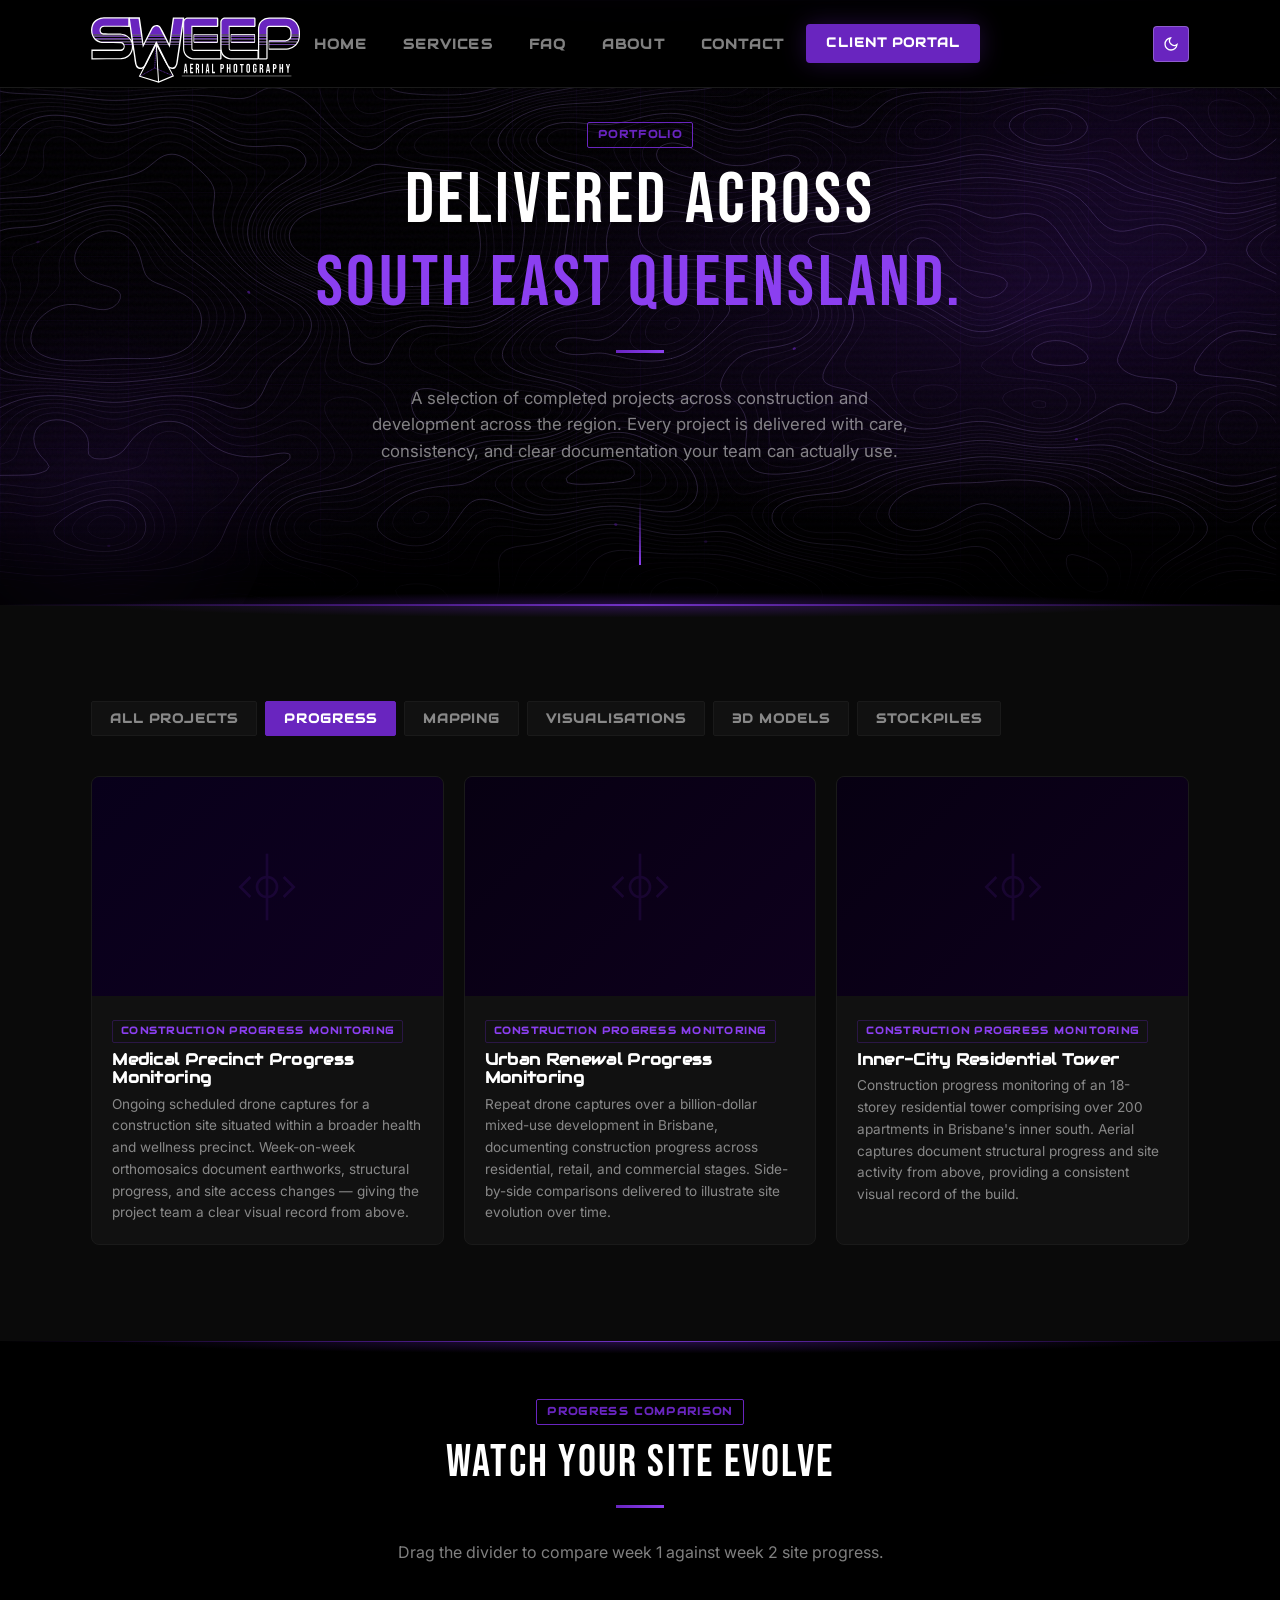
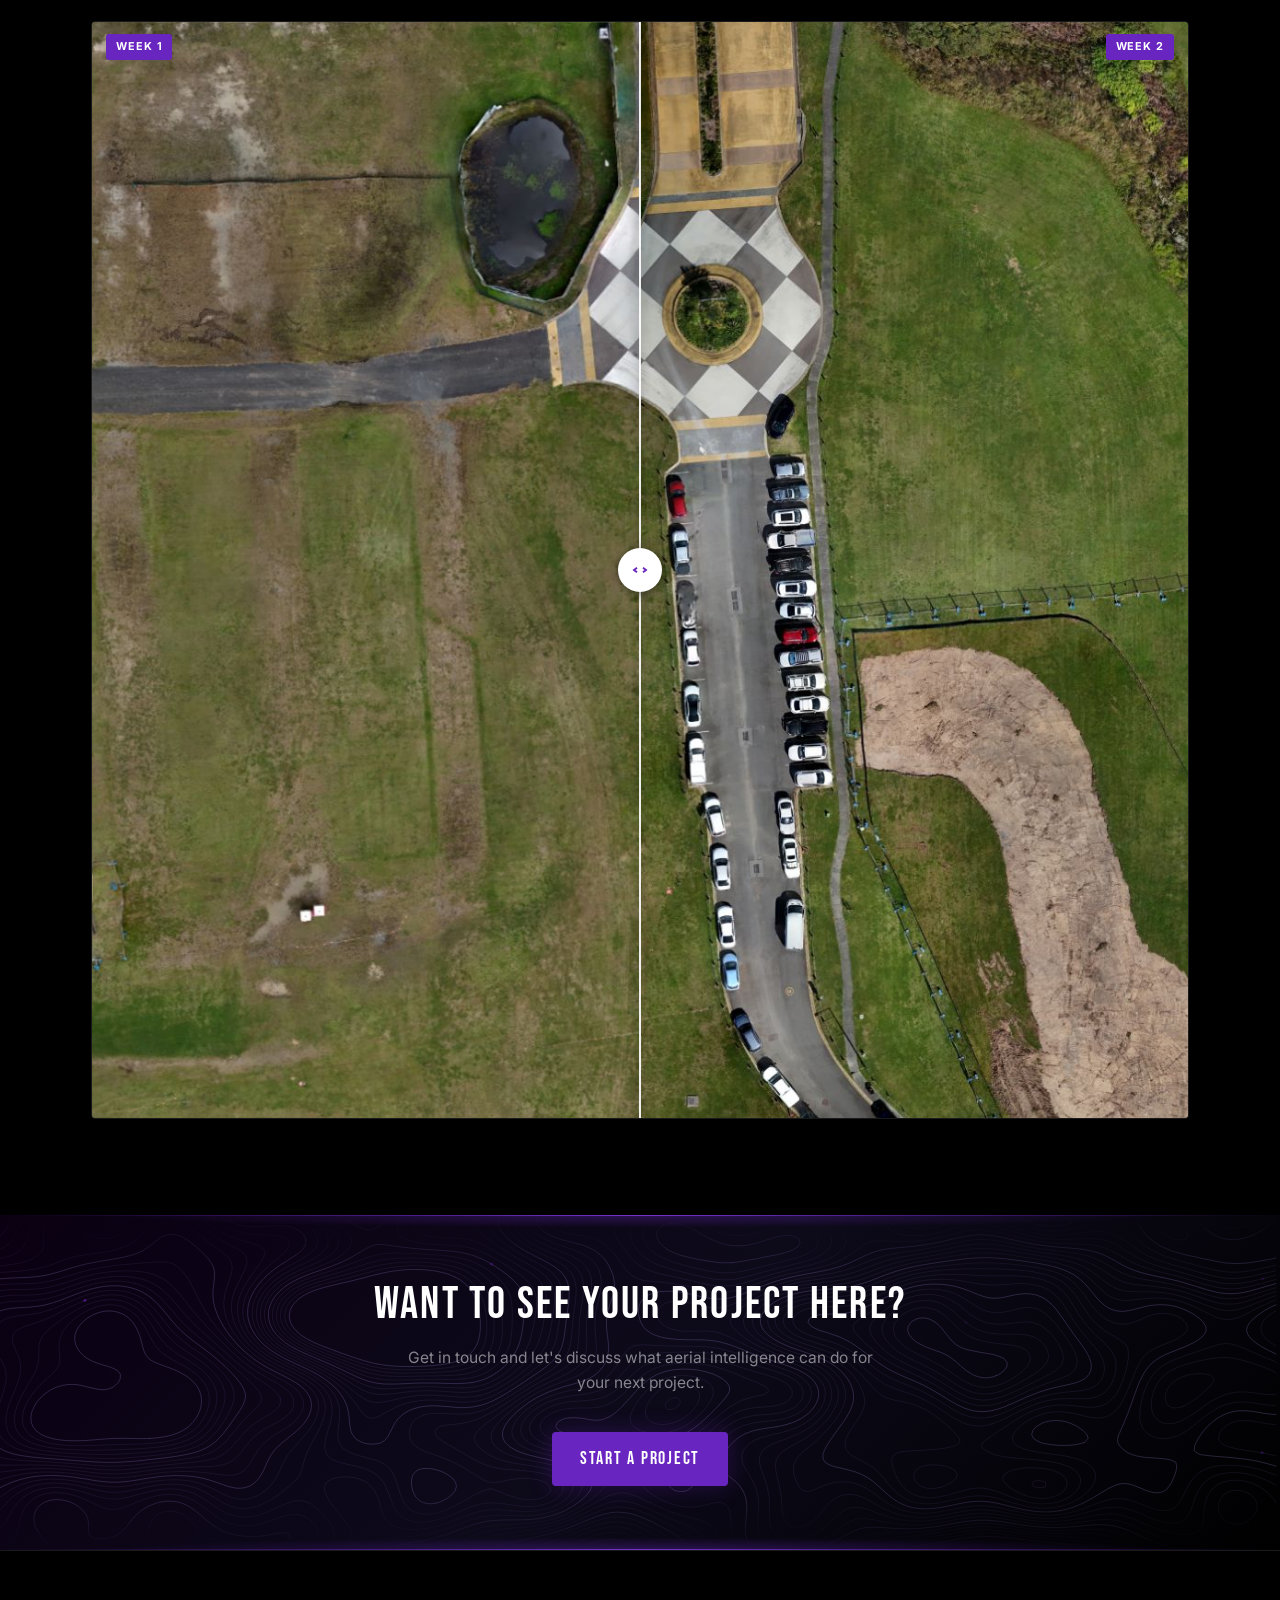
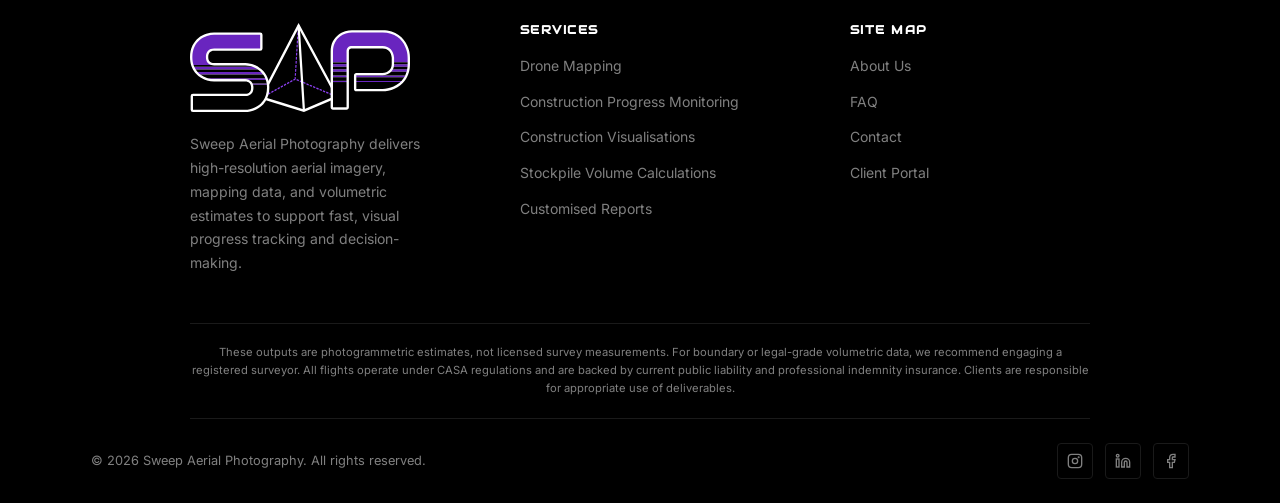
<file: portfolio.html>
<!DOCTYPE html>
<html lang="en" data-theme="dark">
<head>
  <meta charset="UTF-8">
  <meta name="viewport" content="width=device-width, initial-scale=1.0">
  <link rel="preconnect" href="https://fonts.googleapis.com">
  <link rel="preconnect" href="https://fonts.gstatic.com" crossorigin>
  <meta name="author" content="Sweep Aerial Photography">
  <meta name="robots" content="index,follow">
  <meta name="twitter:image" content="https://sweepaerial.com.au/images/FullSweepLogoWhiteOutline.svg">
  <meta name="twitter:description" content="Browse real-world drone mapping, orthomosaic, photogrammetry and construction monitoring projects delivered by Sweep Aerial Photography. See week-on-week site progress captured from above.">
  <meta name="twitter:title" content="Drone Mapping Portfolio: Real Construction Project Deliverables | Sweep Aerial">
  <meta name="twitter:card" content="summary_large_image">
  <meta property="og:image" content="https://sweepaerial.com.au/images/FullSweepLogoWhiteOutline.svg">
  <meta property="og:url" content="https://sweepaerial.com.au/portfolio.html">
  <meta property="og:description" content="Browse real-world drone mapping, orthomosaic, photogrammetry and construction monitoring projects delivered by Sweep Aerial Photography. See week-on-week site progress captured from above.">
  <meta property="og:title" content="Drone Mapping Portfolio: Real Construction Project Deliverables | Sweep Aerial">
  <meta property="og:site_name" content="Sweep Aerial Photography">
  <meta property="og:type" content="website">
  <link rel="canonical" href="https://sweepaerial.com.au/portfolio.html">
  <meta name="keywords" content="drone mapping portfolio, orthomosaic examples, construction drone mapping, drone photogrammetry samples, drone mapping deliverables, drone mapping brisbane, drone mapping gold coast">
  <title>Drone Mapping Portfolio: Real Construction Project Deliverables | Sweep Aerial</title>
  <meta name="description" content="Browse real-world drone mapping, orthomosaic, photogrammetry and construction monitoring projects delivered by Sweep Aerial Photography. See week-on-week site progress captured from above.">
  <link rel="icon" type="image/svg+xml" href="images/PyramidWhite.svg" id="favicon">
  <link rel="stylesheet" href="css/style.css">
  <script>(function(){var t=localStorage.getItem('theme')||'dark';if(t==='system')t='dark';document.documentElement.setAttribute('data-theme',t);})();</script>
  <script type="application/ld+json">
{
  "@context": "https://schema.org",
  "@type": "ProfessionalService",
  "name": "Sweep Aerial Photography",
  "url": "https://sweepaerial.com.au",
  "logo": "https://sweepaerial.com.au/images/FullSweepLogoWhiteOutline.svg",
  "image": "https://sweepaerial.com.au/images/FullSweepLogoWhiteOutline.svg",
  "description": "Precision drone mapping, construction progress monitoring, stockpile volume calculations, 3D site models and construction visualisations across South East Queensland. All flight operations conducted under CASA regulations with current public liability and professional indemnity insurance.",
  "email": "hello@sweepaerial.com.au",
  "telephone": "+61411209280",
  "areaServed": { "@type": "Place", "name": "South East Queensland, Australia" },
  "serviceType": [
    "Drone Mapping",
    "Aerial Mapping",
    "Construction Progress Monitoring",
    "Stockpile Volume Calculation",
    "Construction Visualisation",
    "3D Site Models"
  ],
  "sameAs": []
}
</script>
  <script type="application/ld+json">
{
  "@context": "https://schema.org",
  "@type": "BreadcrumbList",
  "itemListElement": [
    {"@type":"ListItem","position":1,"name":"Home","item":"https://sweepaerial.com.au/"},
    {"@type":"ListItem","position":2,"name":"Portfolio","item":"https://sweepaerial.com.au/portfolio.html"}
  ]
}
</script>
</head>
<body>

<!-- ── Navbar ── -->
<nav class="navbar scrolled" id="navbar">
  <div class="container navbar__inner">
    <a href="index.html" class="navbar__logo">
      <img class="theme-logo" src="images/FullSweepLogoWhiteOutline.svg" alt="Sweep Aerial Photography logo — drone mapping for construction across South East Queensland" onerror="this.style.display='none'">
      
    </a>
    <ul class="navbar__links">
      <li><a href="index.html">Home</a></li>
      <li><a href="services.html">Services</a></li>
      <li><a href="faq.html">FAQ</a></li>
      <li><a href="about.html">About</a></li>
      <li><a href="contact.html">Contact</a></li>
      <li><a href="portal.html" class="btn btn--primary">Client Portal</a></li>
    </ul>
    <button class="theme-toggle" id="themeToggle" aria-label="Toggle theme"></button>
    <button class="navbar__hamburger" aria-label="Menu">
      <span></span><span></span><span></span>
    </button>
  </div>
</nav>
<nav class="nav-mobile">
  <a href="index.html">Home</a>
  <a href="services.html">Services</a>
  <a href="faq.html">FAQ</a>
  <a href="about.html">About</a>
  <a href="contact.html">Contact</a>
  <a href="portal.html">Client Portal</a>
</nav>

<!-- ── Hero ── -->
<section class="hero topo-bg-both portfolio-hero">
  <div class="hero__bg"></div>
  <div class="hero__grid"></div>
  <div class="hero__noise" aria-hidden="true"></div>
  <div class="hero__scan" aria-hidden="true"></div>
  <div class="hero__orb hero__orb--1" aria-hidden="true"></div>
  <div class="hero__orb hero__orb--2" aria-hidden="true"></div>
  <div class="container" style="position:relative;">
    <div class="tag fade-in">Portfolio</div>
    <h1 class="fade-in">Delivered Across<br><span class="text-purple">South East Queensland.</span></h1>
    <div class="divider divider--center fade-in"></div>
    <p class="fade-in" style="max-width:560px;font-size:1.05rem;">A selection of completed projects across construction and development across the region. Every project is delivered with care, consistency, and clear documentation your team can actually use.</p>
  </div>
  <div class="hero__scroll">

    <div class="hero__scroll-line"></div>
  </div>
</section>

<!-- ── Portfolio Grid ── -->
<section class="section" style="background:var(--black-soft);">
  <div class="container">
    <!-- Filters -->
    <div class="portfolio-filters fade-in">
      <button class="filter-btn" data-filter="all">All Projects</button>
      <button class="filter-btn active" data-filter="progress">Progress</button>
      <button class="filter-btn" data-filter="mapping">Mapping</button>
      <button class="filter-btn" data-filter="visualisations">Visualisations</button>
      <button class="filter-btn" data-filter="3d-models">3D Models</button>
      <button class="filter-btn" data-filter="stockpiles">Stockpiles</button>
    </div>

    <div class="portfolio-full-grid">

      <!-- Springfield — Mapping -->
      <div class="portfolio-item fade-in" data-category="mapping">
        <div class="portfolio-item__thumb" style="background:linear-gradient(135deg,#06000f,#0d001a);">
          <div class="portfolio-item__thumb-bg">
            <svg viewBox="0 0 24 24" fill="none" stroke="currentColor" stroke-width="0.8"><polygon points="1 6 1 22 8 18 16 22 23 18 23 2 16 6 8 2 1 6"/><line x1="8" y1="2" x2="8" y2="18"/><line x1="16" y1="6" x2="16" y2="22"/></svg>
          </div>
        </div>
        <div class="portfolio-item__body">
          <span class="portfolio-item__badge">Aerial Mapping</span>
          <h4 class="portfolio-item__title">Medical Precinct Development</h4>
          <p class="portfolio-item__desc">Full-site aerial mapping for an active construction project within a growing master-planned community in South East Queensland's western corridor. High-resolution orthomosaic and digital elevation model delivered to the construction team for site planning and earthworks coordination.</p>
        </div>
      </div>

      <!-- Springfield — Progress -->
      <div class="portfolio-item fade-in fade-in--delay-1" data-category="progress">
        <div class="portfolio-item__thumb" style="background:linear-gradient(135deg,#08001a,#0f0020);">
          <div class="portfolio-item__thumb-bg">
            <svg viewBox="0 0 24 24" fill="none" stroke="currentColor" stroke-width="0.8"><line x1="12" y1="2" x2="12" y2="22"/><circle cx="12" cy="12" r="3"/><polyline points="7 9 4 12 7 15"/><polyline points="17 9 20 12 17 15"/></svg>
          </div>
        </div>
        <div class="portfolio-item__body">
          <span class="portfolio-item__badge">Construction Progress Monitoring</span>
          <h4 class="portfolio-item__title">Medical Precinct Progress Monitoring</h4>
          <p class="portfolio-item__desc">Ongoing scheduled drone captures for a construction site situated within a broader health and wellness precinct. Week-on-week orthomosaics document earthworks, structural progress, and site access changes — giving the project team a clear visual record from above.</p>
        </div>
      </div>

      <!-- Springfield — Visualisations -->
      <div class="portfolio-item fade-in fade-in--delay-2" data-category="visualisations">
        <div class="portfolio-item__thumb" style="background:linear-gradient(135deg,#06000e,#0c0017);">
          <div class="portfolio-item__thumb-bg">
            <svg viewBox="0 0 24 24" fill="none" stroke="currentColor" stroke-width="0.8"><polygon points="12 2 2 7 12 12 22 7 12 2"/><polyline points="2 17 12 22 22 17"/><polyline points="2 12 12 17 22 12"/></svg>
          </div>
        </div>
        <div class="portfolio-item__body">
          <span class="portfolio-item__badge">Construction Visualisations</span>
          <h4 class="portfolio-item__title">Medical Precinct Aerial Visuals</h4>
          <p class="portfolio-item__desc">Edited aerial photography and video content capturing an active construction site within a master-planned community. Delivered as polished visuals for stakeholder updates, project reports, and client-facing presentations.</p>
        </div>
      </div>

      <!-- Springfield — Stockpiles -->
      <div class="portfolio-item fade-in" data-category="stockpiles">
        <div class="portfolio-item__thumb" style="background:linear-gradient(135deg,#040010,#0a0018);">
          <div class="portfolio-item__thumb-bg">
            <svg viewBox="0 0 24 24" fill="none" stroke="currentColor" stroke-width="0.8"><polygon points="12 2 22 8.5 22 15.5 12 22 2 15.5 2 8.5 12 2"/><line x1="12" y1="22" x2="12" y2="15.5"/><polyline points="22 8.5 12 15.5 2 8.5"/></svg>
          </div>
        </div>
        <div class="portfolio-item__body">
          <span class="portfolio-item__badge">Stockpile Volume Calculations</span>
          <h4 class="portfolio-item__title">Medical Precinct Stockpile Volumes</h4>
          <p class="portfolio-item__desc">Volumetric estimates of material stockpiles on an active medical precinct construction site. Drone-derived volume calculations delivered alongside each progress capture to support earthworks tracking and material reconciliation.</p>
        </div>
      </div>

      <!-- Springfield — 3D Models -->
      <div class="portfolio-item fade-in fade-in--delay-1" data-category="3d-models">
        <div class="portfolio-item__thumb" style="background:linear-gradient(135deg,#050012,#0b001c);">
          <div class="portfolio-item__thumb-bg">
            <svg viewBox="0 0 24 24" fill="none" stroke="currentColor" stroke-width="0.8"><polygon points="12 2 2 7 12 12 22 7 12 2"/><polyline points="2 17 12 22 22 17"/><polyline points="2 12 12 17 22 12"/></svg>
          </div>
        </div>
        <div class="portfolio-item__body">
          <span class="portfolio-item__badge">3D Site Models</span>
          <h4 class="portfolio-item__title">Medical Precinct 3D Site Model</h4>
          <p class="portfolio-item__desc">Interactive 3D model of a medical precinct construction site, built from drone imagery and hosted online. Part of a broader health and wellness precinct, the model gives stakeholders a complete view of current site conditions from any device.</p>
        </div>
      </div>

      <!-- East Village — Mapping -->
      <div class="portfolio-item fade-in fade-in--delay-2" data-category="mapping">
        <div class="portfolio-item__thumb" style="background:linear-gradient(135deg,#04000e,#090015);">
          <div class="portfolio-item__thumb-bg">
            <svg viewBox="0 0 24 24" fill="none" stroke="currentColor" stroke-width="0.8"><polygon points="1 6 1 22 8 18 16 22 23 18 23 2 16 6 8 2 1 6"/><line x1="8" y1="2" x2="8" y2="18"/><line x1="16" y1="6" x2="16" y2="22"/></svg>
          </div>
        </div>
        <div class="portfolio-item__body">
          <span class="portfolio-item__badge">Aerial Mapping</span>
          <h4 class="portfolio-item__title">Mixed-Use Urban Renewal Precinct</h4>
          <p class="portfolio-item__desc">Aerial mapping of a multi-stage urban renewal development spanning nearly six hectares in Brisbane's eastern suburbs. Orthomosaic and elevation data captured across the full precinct to document construction activity and site layout.</p>
        </div>
      </div>

      <!-- East Village — Progress -->
      <div class="portfolio-item fade-in" data-category="progress">
        <div class="portfolio-item__thumb" style="background:linear-gradient(135deg,#070012,#0e001d);">
          <div class="portfolio-item__thumb-bg">
            <svg viewBox="0 0 24 24" fill="none" stroke="currentColor" stroke-width="0.8"><line x1="12" y1="2" x2="12" y2="22"/><circle cx="12" cy="12" r="3"/><polyline points="7 9 4 12 7 15"/><polyline points="17 9 20 12 17 15"/></svg>
          </div>
        </div>
        <div class="portfolio-item__body">
          <span class="portfolio-item__badge">Construction Progress Monitoring</span>
          <h4 class="portfolio-item__title">Urban Renewal Progress Monitoring</h4>
          <p class="portfolio-item__desc">Repeat drone captures over a billion-dollar mixed-use development in Brisbane, documenting construction progress across residential, retail, and commercial stages. Side-by-side comparisons delivered to illustrate site evolution over time.</p>
        </div>
      </div>

      <!-- East Village — Visualisations -->
      <div class="portfolio-item fade-in fade-in--delay-1" data-category="visualisations">
        <div class="portfolio-item__thumb" style="background:linear-gradient(135deg,#050010,#0c0019);">
          <div class="portfolio-item__thumb-bg">
            <svg viewBox="0 0 24 24" fill="none" stroke="currentColor" stroke-width="0.8"><polygon points="12 2 2 7 12 12 22 7 12 2"/><polyline points="2 17 12 22 22 17"/><polyline points="2 12 12 17 22 12"/></svg>
          </div>
        </div>
        <div class="portfolio-item__body">
          <span class="portfolio-item__badge">Construction Visualisations</span>
          <h4 class="portfolio-item__title">Urban Renewal Aerial Visuals</h4>
          <p class="portfolio-item__desc">Aerial stills and edited video of an active multi-stage urban development in Brisbane's eastern corridor. Produced as a visual package demonstrating the scope and quality of drone-captured construction documentation.</p>
        </div>
      </div>

      <!-- East Village — Stockpiles -->
      <div class="portfolio-item fade-in fade-in--delay-2" data-category="stockpiles">
        <div class="portfolio-item__thumb" style="background:linear-gradient(135deg,#060011,#0d001a);">
          <div class="portfolio-item__thumb-bg">
            <svg viewBox="0 0 24 24" fill="none" stroke="currentColor" stroke-width="0.8"><polygon points="12 2 22 8.5 22 15.5 12 22 2 15.5 2 8.5 12 2"/><line x1="12" y1="22" x2="12" y2="15.5"/><polyline points="22 8.5 12 15.5 2 8.5"/></svg>
          </div>
        </div>
        <div class="portfolio-item__body">
          <span class="portfolio-item__badge">Stockpile Volume Calculations</span>
          <h4 class="portfolio-item__title">Urban Development Stockpile Volumes</h4>
          <p class="portfolio-item__desc">Volumetric estimates of earthworks stockpiles across a large mixed-use construction precinct. Drone-derived calculations delivered alongside progress captures to track material movement across the site.</p>
        </div>
      </div>

      <!-- East Village — 3D Models -->
      <div class="portfolio-item fade-in" data-category="3d-models">
        <div class="portfolio-item__thumb" style="background:linear-gradient(135deg,#08001a,#0f0020);">
          <div class="portfolio-item__thumb-bg">
            <svg viewBox="0 0 24 24" fill="none" stroke="currentColor" stroke-width="0.8"><polygon points="12 2 2 7 12 12 22 7 12 2"/><polyline points="2 17 12 22 22 17"/><polyline points="2 12 12 17 22 12"/></svg>
          </div>
        </div>
        <div class="portfolio-item__body">
          <span class="portfolio-item__badge">3D Site Models</span>
          <h4 class="portfolio-item__title">Urban Renewal 3D Site Model</h4>
          <p class="portfolio-item__desc">Interactive 3D model of a multi-hectare urban renewal site in Brisbane, built from drone imagery and hosted online. A shareable, device-friendly overview of the full precinct at the time of capture.</p>
        </div>
      </div>

      <!-- Regional Refuse Facility — Stockpiles -->
      <div class="portfolio-item fade-in fade-in--delay-1" data-category="stockpiles">
        <div class="portfolio-item__thumb" style="background:linear-gradient(135deg,#040010,#0a0018);">
          <div class="portfolio-item__thumb-bg">
            <svg viewBox="0 0 24 24" fill="none" stroke="currentColor" stroke-width="0.8"><polygon points="12 2 22 8.5 22 15.5 12 22 2 15.5 2 8.5 12 2"/><line x1="12" y1="22" x2="12" y2="15.5"/><polyline points="22 8.5 12 15.5 2 8.5"/></svg>
          </div>
        </div>
        <div class="portfolio-item__body">
          <span class="portfolio-item__badge">Stockpile Volume Calculations</span>
          <h4 class="portfolio-item__title">Regional Council Refuse Facility</h4>
          <p class="portfolio-item__desc">Volumetric assessment of waste stockpiles at a regional council refuse management facility servicing a catchment area of over 500,000 square kilometres. Drone-derived volume estimates delivered to support inventory tracking and landfill capacity planning.</p>
        </div>
      </div>

      <!-- Overend St — Progress -->
      <div class="portfolio-item fade-in fade-in--delay-2" data-category="progress">
        <div class="portfolio-item__thumb" style="background:linear-gradient(135deg,#070012,#0e001d);">
          <div class="portfolio-item__thumb-bg">
            <svg viewBox="0 0 24 24" fill="none" stroke="currentColor" stroke-width="0.8"><line x1="12" y1="2" x2="12" y2="22"/><circle cx="12" cy="12" r="3"/><polyline points="7 9 4 12 7 15"/><polyline points="17 9 20 12 17 15"/></svg>
          </div>
        </div>
        <div class="portfolio-item__body">
          <span class="portfolio-item__badge">Construction Progress Monitoring</span>
          <h4 class="portfolio-item__title">Inner-City Residential Tower</h4>
          <p class="portfolio-item__desc">Construction progress monitoring of an 18-storey residential tower comprising over 200 apartments in Brisbane's inner south. Aerial captures document structural progress and site activity from above, providing a consistent visual record of the build.</p>
        </div>
      </div>

    </div>
  </div>
</section>

<!-- ── Image Detail Comparison ── -->
<section class="section" style="background:var(--black);">
  <div class="container">
    <div class="section-header section-header--center fade-in">
      <div class="tag">Progress Comparison</div>
      <h2>Watch Your Site Evolve</h2>
      <div class="divider divider--center"></div>
      <p style="max-width:560px;margin:0 auto;">Drag the divider to compare week 1 against week 2 site progress.</p>
    </div>
    <div class="cslider fade-in" data-split="50">
      <img class="cslider__img cslider__img--b" src="images/comparison2.jpg" alt="Week 2 aerial drone capture of construction site progress" draggable="false">
      <img class="cslider__img cslider__img--a" src="images/comparison1.jpg" alt="Week 1 aerial drone capture of construction site progress" draggable="false">
      <div class="cslider__handle" role="slider" aria-label="Comparison divider" aria-valuemin="0" aria-valuemax="100" aria-valuenow="50" tabindex="0">
        <div class="cslider__line"></div>
        <div class="cslider__grip">
          <svg viewBox="0 0 24 24" fill="none" stroke="currentColor" stroke-width="2.5"><polyline points="8 9 4 12 8 15"/><polyline points="16 9 20 12 16 15"/></svg>
        </div>
      </div>
      <div class="cslider__labels">
        <span class="cslider__label">Week 1</span>
        <span class="cslider__label">Week 2</span>
      </div>
    </div>
  </div>
</section>

<!-- ── CTA ── -->
<section class="section--sm topo-bg-both cta-banner">
  <div class="container text-center">
    <h2 class="fade-in" style="margin-bottom:16px;">Want to See Your Project Here?</h2>
    <p class="fade-in" style="max-width:480px;margin:0 auto 36px;">Get in touch and let's discuss what aerial intelligence can do for your next project.</p>
    <a href="contact.html" class="btn btn--primary fade-in">Start a Project</a>
  </div>
</section>

<!-- ── Footer ── -->
<footer class="footer">
  <div class="container">
    <div class="footer__grid">
      <div class="footer__brand">
        <div class="footer__brand-logo">
          <img class="theme-logo theme-logo--sap" src="images/SAPWhite.svg" alt="Sweep Aerial Photography drone mapping services South East Queensland" onerror="this.style.display='none'">
          
        </div>
      <p>Sweep Aerial Photography delivers high-resolution aerial imagery, mapping data, and volumetric estimates to support fast, visual progress tracking and decision-making.</p>
      </div>
      <div class="footer__col">
        <h5>Services</h5>
        <ul>
          <li><a href="services.html">Drone Mapping</a></li>
          <li><a href="services.html">Construction Progress Monitoring</a></li>
          <li><a href="services.html">Construction Visualisations</a></li>
          <li><a href="services.html">Stockpile Volume Calculations</a></li>
          <li><a href="services.html">Customised Reports</a></li>
        </ul>
      </div>
      <div class="footer__col">
        <h5>Site Map</h5>
        <ul>
          <li><a href="about.html">About Us</a></li>
          <li><a href="faq.html">FAQ</a></li>
          <li><a href="contact.html">Contact</a></li>
          <li><a href="portal.html">Client Portal</a></li>
        </ul>
      </div>
    </div>
    <div class="footer__disclaimer">
      These outputs are photogrammetric estimates, not licensed survey measurements. For boundary or legal-grade volumetric data, we recommend engaging a registered surveyor. All flights operate under CASA regulations and are backed by current public liability and professional indemnity insurance. Clients are responsible for appropriate use of deliverables.
    </div>
    <div class="footer__bottom">
      <div class="footer__copy">&copy; 2026 Sweep Aerial Photography. All rights reserved.</div>
      <div class="footer__social">
        <a href="#" aria-label="Instagram"><svg viewBox="0 0 24 24" fill="none" stroke="currentColor" stroke-width="2"><rect x="2" y="2" width="20" height="20" rx="5"/><circle cx="12" cy="12" r="4"/><circle cx="17.5" cy="6.5" r="0.5" fill="currentColor"/></svg></a>
        <a href="#" aria-label="LinkedIn"><svg viewBox="0 0 24 24" fill="none" stroke="currentColor" stroke-width="2"><path d="M16 8a6 6 0 016 6v7h-4v-7a2 2 0 00-2-2 2 2 0 00-2 2v7h-4v-7a6 6 0 016-6z"/><rect x="2" y="9" width="4" height="12"/><circle cx="4" cy="4" r="2"/></svg></a>
        <a href="#" aria-label="Facebook"><svg viewBox="0 0 24 24" fill="none" stroke="currentColor" stroke-width="2"><path d="M18 2h-3a5 5 0 00-5 5v3H7v4h3v8h4v-8h3l1-4h-4V7a1 1 0 011-1h3z"/></svg></a>
      </div>
    </div>
  </div>
</footer>

<script src="js/main.js"></script>
<script src="js/comparison.js"></script>
</body>
</html>
</file>
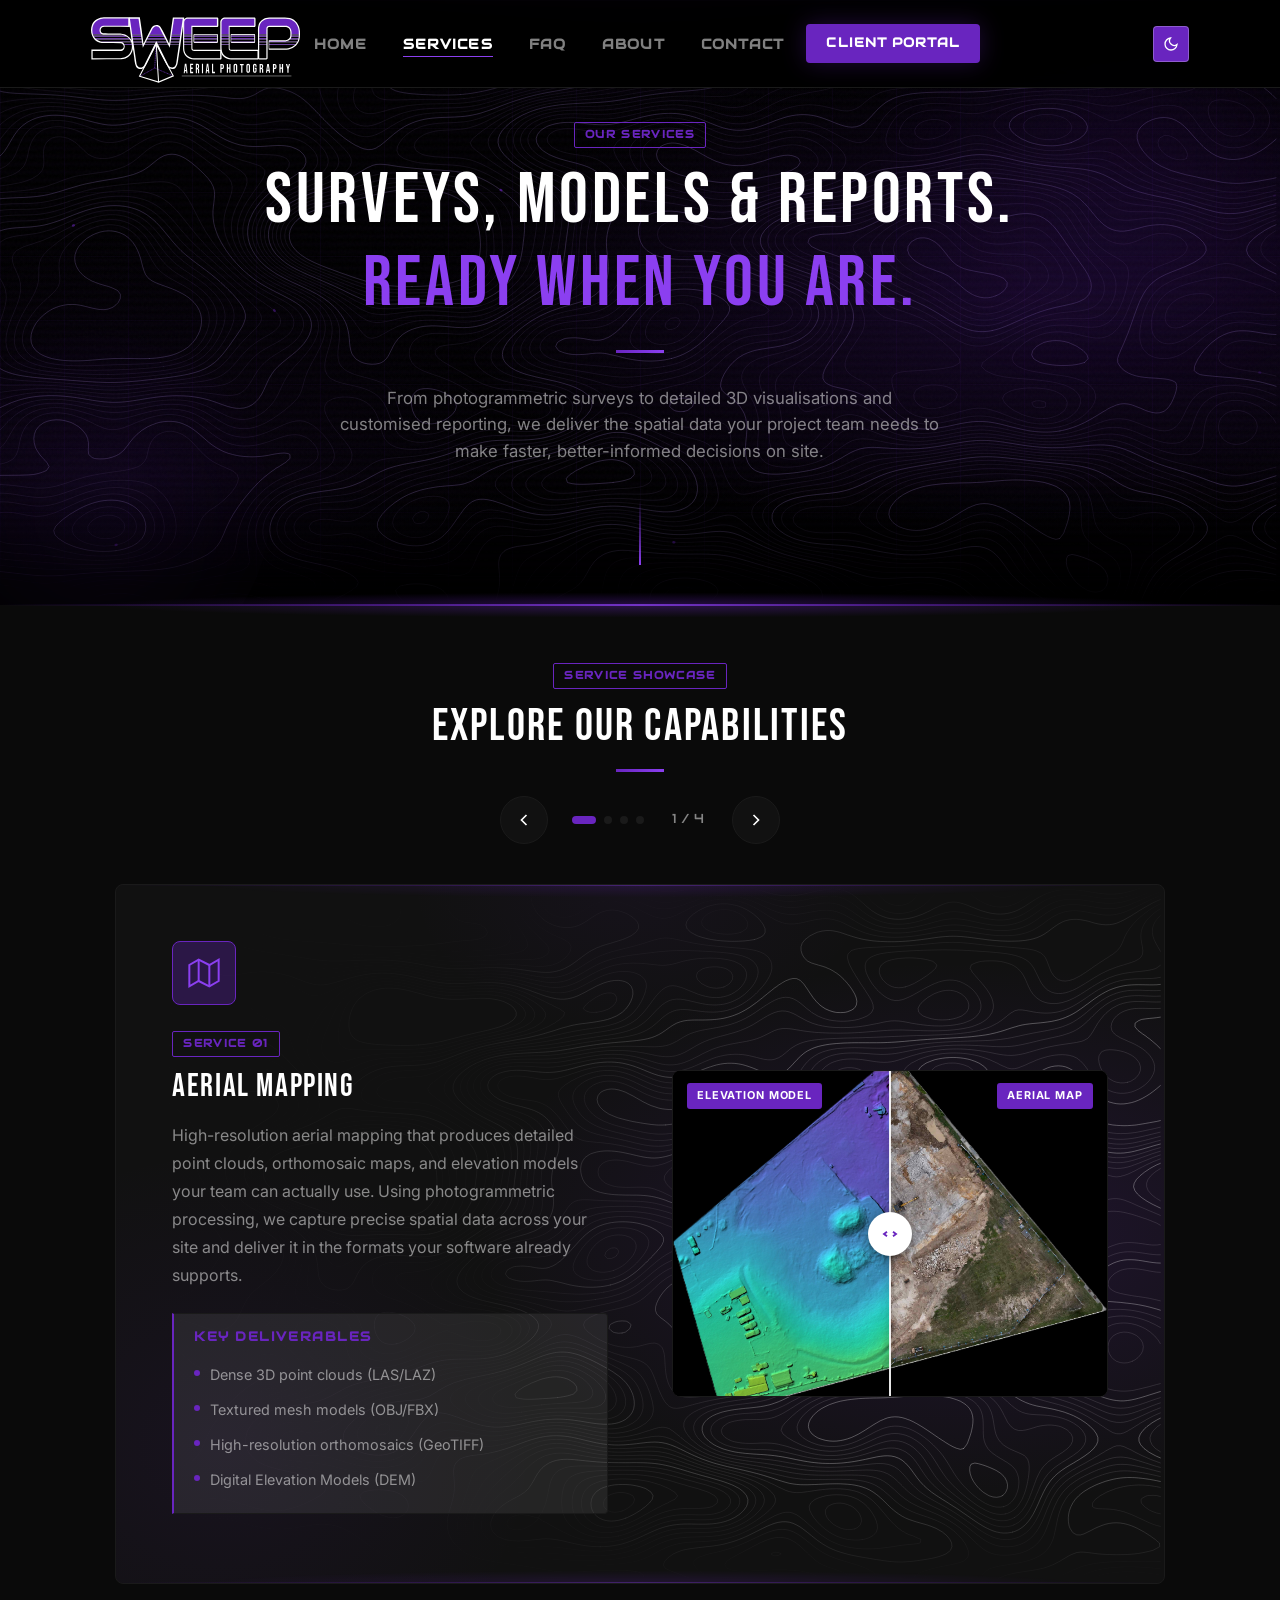
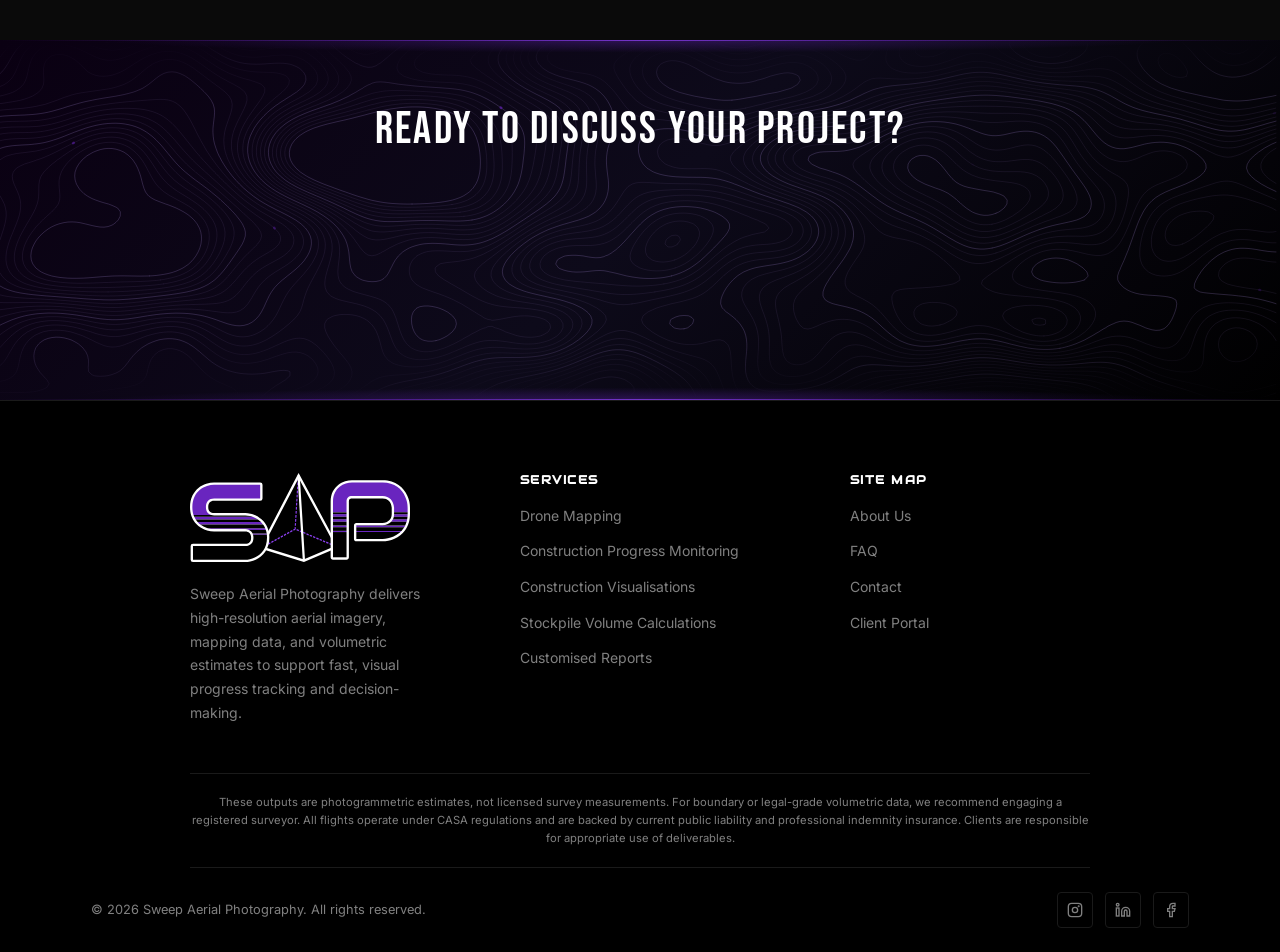
<file: services.html>
<!DOCTYPE html>
<html lang="en" data-theme="dark">
<head>
  <meta charset="UTF-8">
  <meta name="viewport" content="width=device-width, initial-scale=1.0">
  <link rel="preconnect" href="https://fonts.googleapis.com">
  <link rel="preconnect" href="https://fonts.gstatic.com" crossorigin>
  <meta name="author" content="Sweep Aerial Photography">
  <meta name="robots" content="index,follow">
  <meta name="twitter:image" content="https://sweepaerial.com.au/images/FullSweepLogoWhiteOutline.svg">
  <meta name="twitter:description" content="Explore our five core drone services: aerial mapping, construction visualisations, construction progress monitoring, stockpile volume calculations and 3D site models. Built for the construction industry across South East Queensland.">
  <meta name="twitter:title" content="5 Drone Mapping Services Built for Construction | Sweep Aerial">
  <meta name="twitter:card" content="summary_large_image">
  <meta property="og:image" content="https://sweepaerial.com.au/images/FullSweepLogoWhiteOutline.svg">
  <meta property="og:url" content="https://sweepaerial.com.au/services.html">
  <meta property="og:description" content="Explore our five core drone services: aerial mapping, construction visualisations, construction progress monitoring, stockpile volume calculations and 3D site models. Built for the construction industry across South East Queensland.">
  <meta property="og:title" content="5 Drone Mapping Services Built for Construction | Sweep Aerial">
  <meta property="og:site_name" content="Sweep Aerial Photography">
  <meta property="og:type" content="website">
  <link rel="canonical" href="https://sweepaerial.com.au/services.html">
  <meta name="keywords" content="drone mapping services, construction progress drone monitoring, stockpile volume drone, orthomosaic generation, 3d site models construction, aerial photogrammetry, drone mapping brisbane, drone mapping gold coast, construction drone services">
  <title>5 Drone Mapping Services Built for Construction | Sweep Aerial</title>
  <meta name="description" content="Explore our five core drone services: aerial mapping, construction visualisations, construction progress monitoring, stockpile volume calculations and 3D site models. Built for the construction industry across South East Queensland.">
  <link rel="icon" type="image/svg+xml" href="images/PyramidWhite.svg" id="favicon">
  <link rel="stylesheet" href="css/style.css">
  <script>(function(){var t=localStorage.getItem('theme')||'dark';if(t==='system')t='dark';document.documentElement.setAttribute('data-theme',t);})();</script>
  <script type="application/ld+json">
{
  "@context": "https://schema.org",
  "@type": "ProfessionalService",
  "name": "Sweep Aerial Photography",
  "url": "https://sweepaerial.com.au",
  "logo": "https://sweepaerial.com.au/images/FullSweepLogoWhiteOutline.svg",
  "image": "https://sweepaerial.com.au/images/FullSweepLogoWhiteOutline.svg",
  "description": "Precision drone mapping, construction progress monitoring, stockpile volume calculations, 3D site models and construction visualisations across South East Queensland. All flight operations conducted under CASA regulations with current public liability and professional indemnity insurance.",
  "email": "hello@sweepaerial.com.au",
  "telephone": "+61411209280",
  "areaServed": { "@type": "Place", "name": "South East Queensland, Australia" },
  "serviceType": [
    "Drone Mapping",
    "Aerial Mapping",
    "Construction Progress Monitoring",
    "Stockpile Volume Calculation",
    "Construction Visualisation",
    "3D Site Models"
  ],
  "sameAs": []
}
</script>
  <script type="application/ld+json">
{
  "@context": "https://schema.org",
  "@type": "BreadcrumbList",
  "itemListElement": [
    {"@type":"ListItem","position":1,"name":"Home","item":"https://sweepaerial.com.au/"},
    {"@type":"ListItem","position":2,"name":"Services","item":"https://sweepaerial.com.au/services.html"}
  ]
}
</script>
  <script type="application/ld+json">
{
  "@context": "https://schema.org",
  "@type": "ProfessionalService",
  "name": "Sweep Aerial Photography",
  "url": "https://sweepaerial.com.au/services.html",
  "areaServed": {"@type":"Place","name":"South East Queensland, Australia"},
  "hasOfferCatalog": {
    "@type": "OfferCatalog",
    "name": "Drone Mapping Services for Construction",
    "itemListElement": [
        {"@type":"Offer","itemOffered":{"@type":"Service","name":"Aerial Mapping","description":"Drone mapping delivering orthomosaics, point clouds and digital elevation models for construction sites across South East Queensland."}},
        {"@type":"Offer","itemOffered":{"@type":"Service","name":"Construction Visualisations","description":"Aerial stills, edited video and interactive 3D models that give project teams a clear picture of site conditions and construction progress."}},
        {"@type":"Offer","itemOffered":{"@type":"Service","name":"Construction Progress Monitoring","description":"Scheduled drone capture so project managers can track earthworks and build progress over time."}},
        {"@type":"Offer","itemOffered":{"@type":"Service","name":"Stockpile Volume Calculations","description":"Stockpile volume measurement from drone imagery, delivered with full calculation reports and comparison over time."}},
        {"@type":"Offer","itemOffered":{"@type":"Service","name":"3D Site Models","description":"Interactive 3D site models hosted online via Sketchfab, accessible from any device without software installation."}}
    ]
  }
}
</script>
</head>
<body>

<!-- ── Navbar ── -->
<nav class="navbar scrolled" id="navbar">
  <div class="container navbar__inner">
    <a href="index.html" class="navbar__logo">
      <img class="theme-logo" src="images/FullSweepLogoWhiteOutline.svg" alt="Sweep Aerial Photography logo — drone mapping for construction across South East Queensland" onerror="this.style.display='none'">
      
    </a>
    <ul class="navbar__links">
      <li><a href="index.html">Home</a></li>
      <li><a href="services.html" class="active">Services</a></li>
      <li><a href="faq.html">FAQ</a></li>
      <li><a href="about.html">About</a></li>
      <li><a href="contact.html">Contact</a></li>
      <li><a href="portal.html" class="btn btn--primary">Client Portal</a></li>
    </ul>
    <button class="theme-toggle" id="themeToggle" aria-label="Toggle theme"></button>
    <button class="navbar__hamburger" aria-label="Menu">
      <span></span><span></span><span></span>
    </button>
  </div>
</nav>
<nav class="nav-mobile">
  <a href="index.html">Home</a>
  <a href="services.html">Services</a>
  <a href="faq.html">FAQ</a>
  <a href="about.html">About</a>
  <a href="contact.html">Contact</a>
  <a href="portal.html">Client Portal</a>
</nav>

<!-- ── Hero ── -->
<section class="hero topo-bg-both">
  <div class="hero__bg"></div>
  <div class="hero__grid"></div>
  <div class="hero__noise" aria-hidden="true"></div>
  <div class="hero__scan"  aria-hidden="true"></div>
  <div class="hero__orb hero__orb--1" aria-hidden="true"></div>
  <div class="hero__orb hero__orb--2" aria-hidden="true"></div>
  <div class="container" style="position:relative;">
    <div class="tag fade-in">Our Services</div>
    <h1 class="fade-in">Surveys, Models & Reports.<br><span class="text-purple">Ready When You Are.</span></h1>
    <div class="divider divider--center fade-in"></div>
    <p class="fade-in" style="max-width:600px;margin:0 auto;font-size:1.05rem;">From photogrammetric surveys to detailed 3D visualisations and customised reporting, we deliver the spatial data your project team needs to make faster, better-informed decisions on site.</p>
  </div>
  <div class="hero__scroll">

    <div class="hero__scroll-line"></div>
  </div>
</section>

<!-- ── Carousel Widget ── -->
<section class="section carousel-section" style="background:var(--black-soft);">
  <div class="container">
    <div class="section-header section-header--center fade-in">
      <div class="tag">Service Showcase</div>
      <h2>Explore Our Capabilities</h2>
      <div class="divider divider--center"></div>
    </div>
    <div class="carousel fade-in">
      <div class="carousel__controls">
        <button class="carousel__btn carousel__btn--prev" aria-label="Previous">
          <svg viewBox="0 0 24 24" fill="none" stroke="currentColor" stroke-width="2"><path d="M15 18l-6-6 6-6"/></svg>
        </button>
        <div class="carousel__dots">
          <div class="carousel__dot active"></div>
          <div class="carousel__dot"></div>
          <div class="carousel__dot"></div>
          <div class="carousel__dot"></div>
        </div>
        <div class="carousel__progress">1 / 4</div>
        <button class="carousel__btn carousel__btn--next" aria-label="Next">
          <svg viewBox="0 0 24 24" fill="none" stroke="currentColor" stroke-width="2"><path d="M9 18l6-6-6-6"/></svg>
        </button>
      </div>
      <div class="carousel__track">

        <!-- Slide 1: Aerial Mapping -->
        <div class="carousel__slide">
          <div class="carousel__card topo-bg-right">
            <div>
              <div class="carousel__card-icon">
                <svg viewBox="0 0 24 24" fill="none" stroke="currentColor" stroke-width="1.5">
                  <polygon points="1 6 1 22 8 18 16 22 23 18 23 2 16 6 8 2 1 6"/>
                  <line x1="8" y1="2" x2="8" y2="18"/>
                  <line x1="16" y1="6" x2="16" y2="22"/>
                </svg>
              </div>
              <div class="tag">Service 01</div>
              <h2>Aerial Mapping</h2>
              <p class="carousel__card-desc">High-resolution aerial mapping that produces detailed point clouds, orthomosaic maps, and elevation models your team can actually use. Using photogrammetric processing, we capture precise spatial data across your site and deliver it in the formats your software already supports.</p>
              <div class="carousel__deliverables">
                <h4>Key Deliverables</h4>
                <ul>
                  <li>Dense 3D point clouds (LAS/LAZ)</li>
                  <li>Textured mesh models (OBJ/FBX)</li>
                  <li>High-resolution orthomosaics (GeoTIFF)</li>
                  <li>Digital Elevation Models (DEM)</li>
                </ul>
              </div>
            </div>
            <div class="carousel__visual carousel__visual--embed">
              <div class="cslider cslider--no-zoom" data-split="50" style="width:100%;height:100%;border-radius:var(--radius-lg);aspect-ratio:auto;">
                <img class="cslider__img cslider__img--b" src="images/AM1B.jpg" data-src-dark="images/AM1B.jpg" data-src-light="images/AM1W.jpg" alt="Aerial orthomosaic map" draggable="false">
                <img class="cslider__img cslider__img--a" src="images/AM2B.jpg" data-src-dark="images/AM2B.jpg" data-src-light="images/AM2W.jpg" alt="Digital elevation model" draggable="false">
                <div class="cslider__handle" role="slider" aria-label="Comparison divider" aria-valuemin="0" aria-valuemax="100" aria-valuenow="50" tabindex="0">
                  <div class="cslider__line"></div>
                  <div class="cslider__grip">
                    <svg viewBox="0 0 24 24" fill="none" stroke="currentColor" stroke-width="2.5"><polyline points="8 9 4 12 8 15"/><polyline points="16 9 20 12 16 15"/></svg>
                  </div>
                </div>
                <div class="cslider__labels">
                  <span class="cslider__label">Elevation Model</span>
                  <span class="cslider__label">Aerial Map</span>
                </div>
              </div>
            </div>
          </div>
        </div>

        <!-- Slide 2: Construction Visualisations -->
        <div class="carousel__slide">
          <div class="carousel__card topo-bg-right">
            <div>
              <div class="carousel__card-icon">
                <svg viewBox="0 0 24 24" fill="none" stroke="currentColor" stroke-width="1.5">
                  <path d="M23 19a2 2 0 01-2 2H3a2 2 0 01-2-2V8a2 2 0 012-2h4l2-3h6l2 3h4a2 2 0 012 2z"/>
                  <circle cx="12" cy="13" r="4"/>
                </svg>
              </div>
              <div class="tag">Service 02</div>
              <h2>Construction<br>Visualisations</h2>
              <p class="carousel__card-desc">Turning drone imagery into polished visuals your clients and stakeholders can actually engage with. From aerial stills and edited video through to interactive 3D models hosted online, we give project teams a clear picture of site conditions and construction progress without needing to set foot on site.</p>
              <div class="carousel__deliverables">
                <h4>Key Deliverables</h4>
                <ul>
                  <li>High-resolution aerial stills</li>
                  <li>Edited site flyover video</li>
                  <li>Interactive 3D models (hosted online via Sketchfab)</li>
                  <li>Before/after progress comparisons</li>
                </ul>
              </div>
            </div>
            <div class="carousel__visual carousel__visual--embed">
              <iframe title="Springfield Central - 2nd of June, 2026" frameborder="0" allowfullscreen mozallowfullscreen="true" webkitallowfullscreen="true" allow="autoplay; fullscreen; xr-spatial-tracking" xr-spatial-tracking execution-while-out-of-viewport execution-while-not-rendered web-share src="https://sketchfab.com/models/f5de786f29264559ba48def70f6e01db/embed?ui_theme=dark&ui_settings=0&ui_inspector=0&ui_vr=0&ui_ar=0&ui_help=0&ui_watermark=0&ui_color=6925bf" style="width:100%;height:100%;border:none;border-radius:var(--radius-lg);"></iframe>
            </div>
          </div>
        </div>

        <!-- Slide 3: Construction Monitoring -->
        <div class="carousel__slide">
          <div class="carousel__card topo-bg-right">
            <div>
              <div class="carousel__card-icon">
                <svg viewBox="0 0 24 24" fill="none" stroke="currentColor" stroke-width="1.5">
                  <rect x="3" y="4" width="18" height="18" rx="2" ry="2"/>
                  <line x1="16" y1="2" x2="16" y2="6"/>
                  <line x1="8" y1="2" x2="8" y2="6"/>
                  <line x1="3" y1="10" x2="21" y2="10"/>
                  <polyline points="9 16 11 18 15 14"/>
                </svg>
              </div>
              <div class="tag">Service 03</div>
              <h2>Construction Progress<br>Monitoring</h2>
              <p class="carousel__card-desc">Scheduled drone captures timed to your construction programme. We provide a consistent, objective visual record of site progress that keeps project managers, engineers, and clients informed at every milestone and flags deviations before they become problems.</p>
              <div class="carousel__deliverables">
                <h4>Key Deliverables</h4>
                <ul>
                  <li>Timestamped orthomosaic comparisons</li>
                  <li>Annotated progress reports</li>
                  <li>Side-by-side timeline imagery</li>
                  <li>DSM and elevation change maps</li>
                  <li>Repeatable flyover video from consistent flight paths</li>
                </ul>
              </div>
            </div>
            <div class="carousel__visual carousel__visual--embed">
              <div class="cslider" data-split="50" style="width:100%;height:100%;border-radius:var(--radius-lg);aspect-ratio:auto;">
                <img class="cslider__img cslider__img--b" src="images/Comparison1B.JPG" data-src-dark="images/Comparison1B.JPG" data-src-light="images/Comparison1W.JPG" alt="Week 1 aerial drone capture of construction site progress" draggable="false">
                <img class="cslider__img cslider__img--a" src="images/Comparison2B.JPG" data-src-dark="images/Comparison2B.JPG" data-src-light="images/Comparison2W.jpg" alt="Week 2 aerial drone capture of construction site progress" draggable="false">
                <div class="cslider__handle" role="slider" aria-label="Comparison divider" aria-valuemin="0" aria-valuemax="100" aria-valuenow="50" tabindex="0">
                  <div class="cslider__line"></div>
                  <div class="cslider__grip">
                    <svg viewBox="0 0 24 24" fill="none" stroke="currentColor" stroke-width="2.5"><polyline points="8 9 4 12 8 15"/><polyline points="16 9 20 12 16 15"/></svg>
                  </div>
                </div>
                <div class="cslider__labels">
                  <span class="cslider__label">Week 1</span>
                  <span class="cslider__label">Week 2</span>
                </div>
              </div>
            </div>
          </div>
        </div>

        <!-- Slide 4: Stockpile Volumes -->
        <div class="carousel__slide">
          <div class="carousel__card topo-bg-right">
            <div>
              <div class="carousel__card-icon">
                <svg viewBox="0 0 24 24" fill="none" stroke="currentColor" stroke-width="1.5">
                  <polygon points="12 3 22 21 2 21 12 3"/>
                  <line x1="12" y1="3" x2="12" y2="21"/>
                  <line x1="7" y1="13" x2="17" y2="13"/>
                </svg>
              </div>
              <div class="tag">Service 04</div>
              <h2>Stockpile Volume<br>Calculations</h2>
              <p class="carousel__card-desc">Replace labour-intensive manual surveys with rapid aerial volumetric analysis. We calculate stockpile quantities and earthworks progress from drone imagery, delivering reliable volume estimates in hours instead of days.</p>
              <div class="carousel__deliverables">
                <h4>Key Deliverables</h4>
                <ul>
                  <li>Volumetric analysis reports (m³/tonnes)</li>
                  <li>Individual stockpile breakdowns</li>
                  <li>Comparison reports between surveys</li>
                  <li>Orthomosaic and DSM outputs for your records</li>
                </ul>
              </div>
            </div>
            <div class="carousel__visual carousel__visual--embed">
              <img src="images/Stockpilestill.jpg" alt="Stockpile volume calculation from drone imagery" style="width:100%;height:100%;object-fit:cover;border-radius:var(--radius-lg);">
            </div>
          </div>
        </div>

        <!-- Slide 5: 3D Site Models (hidden pending review)
        <div class="carousel__slide">
          <div class="carousel__card topo-bg-right">
            <div>
              <div class="carousel__card-icon">
                <svg viewBox="0 0 24 24" fill="none" stroke="currentColor" stroke-width="1.5">
                  <path d="M21 16V8a2 2 0 00-1-1.73l-7-4a2 2 0 00-2 0l-7 4A2 2 0 003 8v8a2 2 0 001 1.73l7 4a2 2 0 002 0l7-4A2 2 0 0021 16z"/>
                  <polyline points="3.27 6.96 12 12.01 20.73 6.96"/>
                  <line x1="12" y1="22.08" x2="12" y2="12"/>
                </svg>
              </div>
              <div class="tag">Service 05</div>
              <h2>3D<br>Site Models</h2>
              <p class="carousel__card-desc">Turn your site into an interactive 3D model your clients and stakeholders can explore from any device, any time. Hosted online via Sketchfab and accessible via a simple link, no software installation required. From design reviews to stakeholder presentations, give everyone a front-row seat without setting foot on site.</p>
              <div class="carousel__deliverables">
                <h4>Key Deliverables</h4>
                <ul>
                  <li>Interactive 3D model hosted on online</li>
                  <li>Shareable viewer link for clients and stakeholders</li>
                  <li>Textured mesh exports (OBJ, FBX, glTF)</li>
                </ul>
              </div>
            </div>
            <div class="carousel__visual carousel__visual--embed">
              <iframe title="Springfield Central - 2nd of June, 2026" frameborder="0" allowfullscreen mozallowfullscreen="true" webkitallowfullscreen="true" allow="autoplay; fullscreen; xr-spatial-tracking" xr-spatial-tracking execution-while-out-of-viewport execution-while-not-rendered web-share src="https://sketchfab.com/models/f5de786f29264559ba48def70f6e01db/embed?ui_theme=dark&ui_settings=0&ui_inspector=0&ui_vr=0&ui_ar=0&ui_help=0&ui_watermark=0&ui_color=6925bf" style="width:100%;height:100%;border:none;border-radius:var(--radius);"></iframe>
            </div>
          </div>
        </div>
        -->

      </div><!-- /track -->
    </div>
  </div>
</section>

<!-- ── Image Detail Comparison (hidden pending review)
<section class="section" style="background:var(--black);">
  <div class="container">
    <div class="section-header fade-in">
      <div class="tag">Progress Comparison</div>
      <h2>Watch Your Site Evolve</h2>
      <div class="divider"></div>
      <p style="max-width:560px;margin:0 auto;">Drag the divider to compare week 1 against week 2 site progress.</p>
    </div>
    <div class="cslider fade-in" data-split="50">
      <img class="cslider__img cslider__img--b" src="images/Comparison1B.JPG" data-src-dark="images/Comparison1B.JPG" data-src-light="images/Comparison1W.JPG" alt="Week 1 aerial drone capture of construction site progress" draggable="false">
      <img class="cslider__img cslider__img--a" src="images/Comparison2B.JPG" data-src-dark="images/Comparison2B.JPG" data-src-light="images/Comparison2W.jpg" alt="Week 2 aerial drone capture of construction site progress" draggable="false">
      <div class="cslider__handle" role="slider" aria-label="Comparison divider" aria-valuemin="0" aria-valuemax="100" aria-valuenow="50" tabindex="0">
        <div class="cslider__line"></div>
        <div class="cslider__grip">
          <svg viewBox="0 0 24 24" fill="none" stroke="currentColor" stroke-width="2.5"><polyline points="8 9 4 12 8 15"/><polyline points="16 9 20 12 16 15"/></svg>
        </div>
      </div>
      <div class="cslider__labels">
        <span class="cslider__label">Week 1</span>
        <span class="cslider__label">Week 2</span>
      </div>
    </div>
  </div>
</section>
-->

<!-- ── CTA ── -->
<section class="section--sm topo-bg-both cta-banner">
  <div class="container text-center">
    <h2 class="fade-in" style="margin-bottom:16px;">Ready to Discuss Your Project?</h2>
    <p class="fade-in" style="max-width:480px;margin:0 auto 36px;">Every project is different. Contact us for a tailored quote and we'll recommend the right combination of services for your site and objectives.</p>
    <a href="contact.html" class="btn btn--primary fade-in">Get a Free Quote</a>
  </div>
</section>

<!-- ── Footer ── -->
<footer class="footer">
  <div class="container">
    <div class="footer__grid">
      <div class="footer__brand">
        <div class="footer__brand-logo">
          <img class="theme-logo theme-logo--sap" src="images/SAPWhite.svg" alt="Sweep Aerial Photography drone mapping services South East Queensland" onerror="this.style.display='none'">
          
        </div>
      <p>Sweep Aerial Photography delivers high-resolution aerial imagery, mapping data, and volumetric estimates to support fast, visual progress tracking and decision-making.</p>
      </div>
      <div class="footer__col">
        <h5>Services</h5>
        <ul>
          <li><a href="services.html">Drone Mapping</a></li>
          <li><a href="services.html">Construction Progress Monitoring</a></li>
          <li><a href="services.html">Construction Visualisations</a></li>
          <li><a href="services.html">Stockpile Volume Calculations</a></li>
          <li><a href="services.html">Customised Reports</a></li>
        </ul>
      </div>
      <div class="footer__col">
        <h5>Site Map</h5>
        <ul>
          <li><a href="about.html">About Us</a></li>
          <li><a href="faq.html">FAQ</a></li>
          <li><a href="contact.html">Contact</a></li>
          <li><a href="portal.html">Client Portal</a></li>
        </ul>
      </div>
    </div>
    <div class="footer__disclaimer">
      These outputs are photogrammetric estimates, not licensed survey measurements. For boundary or legal-grade volumetric data, we recommend engaging a registered surveyor. All flights operate under CASA regulations and are backed by current public liability and professional indemnity insurance. Clients are responsible for appropriate use of deliverables.
    </div>
    <div class="footer__bottom">
      <div class="footer__copy">&copy; 2026 Sweep Aerial Photography. All rights reserved.</div>
      <div class="footer__social">
        <a href="#" aria-label="Instagram"><svg viewBox="0 0 24 24" fill="none" stroke="currentColor" stroke-width="2"><rect x="2" y="2" width="20" height="20" rx="5"/><circle cx="12" cy="12" r="4"/><circle cx="17.5" cy="6.5" r="0.5" fill="currentColor"/></svg></a>
        <a href="#" aria-label="LinkedIn"><svg viewBox="0 0 24 24" fill="none" stroke="currentColor" stroke-width="2"><path d="M16 8a6 6 0 016 6v7h-4v-7a2 2 0 00-2-2 2 2 0 00-2 2v7h-4v-7a6 6 0 016-6z"/><rect x="2" y="9" width="4" height="12"/><circle cx="4" cy="4" r="2"/></svg></a>
        <a href="#" aria-label="Facebook"><svg viewBox="0 0 24 24" fill="none" stroke="currentColor" stroke-width="2"><path d="M18 2h-3a5 5 0 00-5 5v3H7v4h3v8h4v-8h3l1-4h-4V7a1 1 0 011-1h3z"/></svg></a>
      </div>
    </div>
  </div>
</footer>

<script src="js/main.js"></script>
<script src="js/comparison.js"></script>
</body>
</html>
</file>
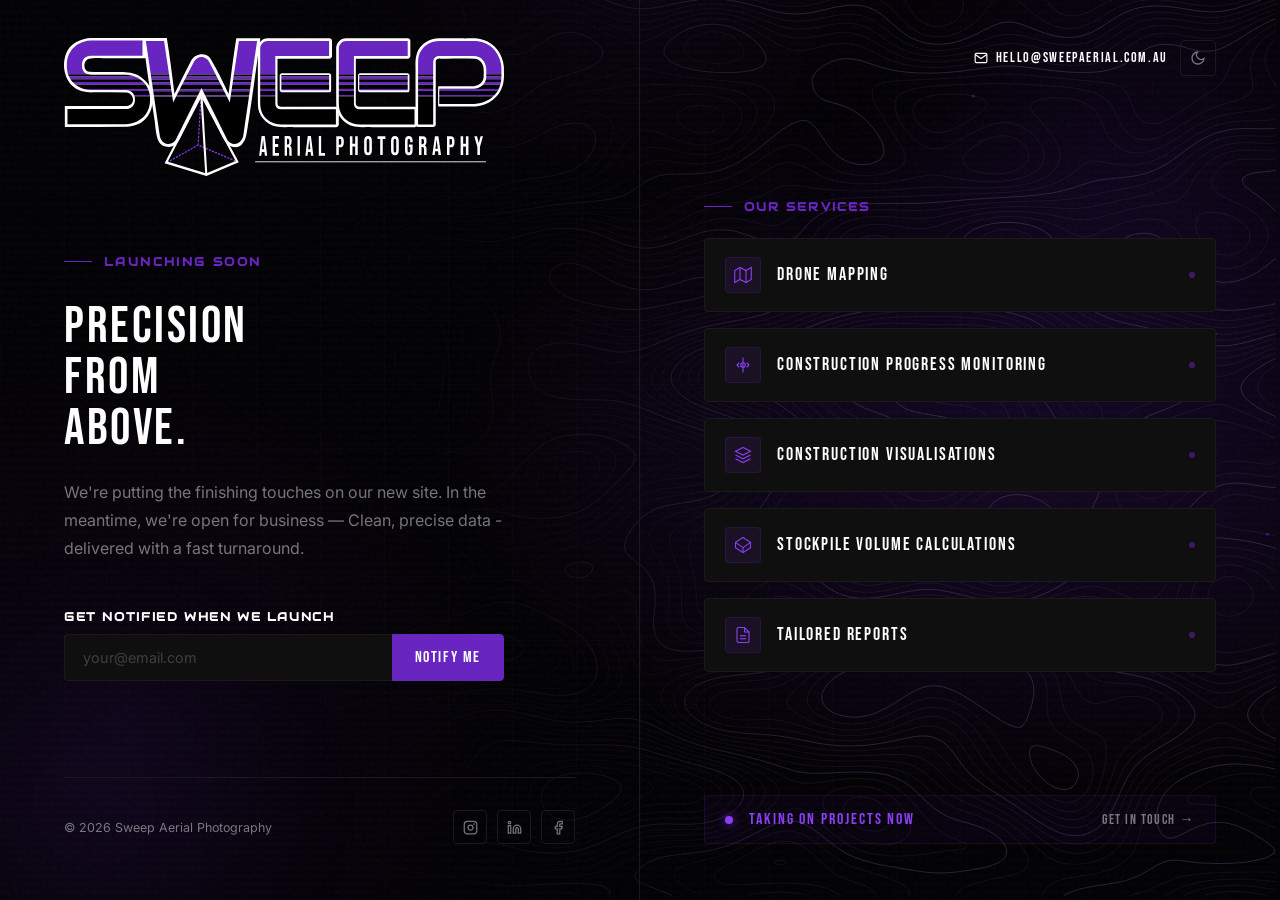
<file: splash.html>
<!DOCTYPE html>
<html lang="en" data-theme="dark">
<head>
  <meta charset="UTF-8">
  <meta name="viewport" content="width=device-width, initial-scale=1.0">
  <meta name="author" content="Sweep Aerial Photography">
  <meta name="robots" content="index,follow">
  <meta name="twitter:image" content="https://sweepaerial.com.au/images/FullSweepLogoWhiteOutline.svg">
  <meta name="twitter:description" content="Sweep Aerial Photography: precision drone mapping, construction progress monitoring, stockpile volume calculations and 3D site models for the construction industry across South East Queensland. Launching soon — register your interest for a free consultation.">
  <meta name="twitter:title" content="Sweep Aerial Photography | Drone Mapping for Construction — Coming Soon">
  <meta name="twitter:card" content="summary_large_image">
  <meta property="og:image" content="https://sweepaerial.com.au/images/FullSweepLogoWhiteOutline.svg">
  <meta property="og:url" content="https://sweepaerial.com.au/">
  <meta property="og:description" content="Sweep Aerial Photography: precision drone mapping, construction progress monitoring, stockpile volume calculations and 3D site models for the construction industry across South East Queensland. Launching soon — register your interest for a free consultation.">
  <meta property="og:title" content="Sweep Aerial Photography | Drone Mapping for Construction — Coming Soon">
  <meta property="og:site_name" content="Sweep Aerial Photography">
  <meta property="og:type" content="website">
  <link rel="canonical" href="https://sweepaerial.com.au/splash.html">
  <meta name="keywords" content="drone mapping south east queensland, drone mapping brisbane, construction drone monitoring, stockpile volume drone, photogrammetry south east queensland, sweep aerial photography">
  <title>Sweep Aerial Photography | Drone Mapping for Construction — Coming Soon</title>
  <meta name="description" content="Sweep Aerial Photography: precision drone mapping, construction progress monitoring, stockpile volume calculations and 3D site models for the construction industry across South East Queensland. Launching soon — register your interest for a free consultation.">
  <link rel="icon" type="image/svg+xml" href="images/PyramidWhite.svg" id="favicon">
  <link rel="preconnect" href="https://fonts.googleapis.com">
  <link rel="preconnect" href="https://fonts.gstatic.com" crossorigin>
  <link rel="stylesheet" href="https://fonts.googleapis.com/css2?family=Audiowide&family=Bebas+Neue&family=Inter:wght@300;400;500;600&display=swap">
  <script>(function(){var t=localStorage.getItem('theme')||'dark';if(t==='system')t='dark';document.documentElement.setAttribute('data-theme',t);})();</script>
  <style>
    *, *::before, *::after { box-sizing: border-box; margin: 0; padding: 0; }

    :root {
      --purple: #6925bf;
      --purple-light: #8b3ff0;
      --purple-glow: rgba(105, 37, 191, 0.25);
      --black: #000000;
      --black-card: #0f0f0f;
      --black-border: #1a1a1a;
      --white: #ffffff;
      --white-dim: rgba(255,255,255,0.85);
      --white-muted: rgba(255,255,255,0.45);
    }

    html, body {
      height: 100%;
      font-family: 'Inter', sans-serif;
      background: var(--black);
      color: var(--white-dim);
      overflow: auto;
    }

    /* ── Background ── */
    .bg {
      position: fixed;
      inset: 0;
      z-index: 0;
    }
    .bg__gradient {
      position: absolute;
      inset: 0;
      background:
        radial-gradient(ellipse 70% 60% at 80% 50%, rgba(105,37,191,0.18) 0%, transparent 65%),
        radial-gradient(ellipse 50% 70% at 10% 80%, rgba(105,37,191,0.08) 0%, transparent 60%),
        radial-gradient(ellipse 40% 40% at 50% 0%, rgba(105,37,191,0.06) 0%, transparent 55%);
    }
    .bg__topo {
      position: absolute;
      inset: 0;
      background-image: url('images/topo-bg.svg');
      background-size: cover;
      background-position: right center;
      background-repeat: no-repeat;
      opacity: 0.6;
      -webkit-mask-image: linear-gradient(to right, transparent 0%, rgba(0,0,0,0.15) 35%, #000 65%);
              mask-image: linear-gradient(to right, transparent 0%, rgba(0,0,0,0.15) 35%, #000 65%);
    }
    .bg__grid {
      position: absolute;
      inset: 0;
      background-image:
        linear-gradient(rgba(105,37,191,0.055) 1px, transparent 1px),
        linear-gradient(90deg, rgba(105,37,191,0.055) 1px, transparent 1px);
      background-size: 64px 64px;
      mask-image: radial-gradient(ellipse 90% 90% at 50% 50%, black 20%, transparent 100%);
    }
    .bg__noise {
      position: absolute;
      inset: 0;
      opacity: 0.025;
      background-image: url("data:image/svg+xml,%3Csvg viewBox='0 0 256 256' xmlns='http://www.w3.org/2000/svg'%3E%3Cfilter id='noise'%3E%3CfeTurbulence type='fractalNoise' baseFrequency='0.9' numOctaves='4' stitchTiles='stitch'/%3E%3C/filter%3E%3Crect width='100%25' height='100%25' filter='url(%23noise)'/%3E%3C/svg%3E");
    }

    /* ── Scan line animation ── */
    .bg__scan {
      position: absolute;
      inset: 0;
      background: linear-gradient(
        to bottom,
        transparent 0%,
        rgba(105,37,191,0.03) 50%,
        transparent 100%
      );
      background-size: 100% 8px;
      animation: scanMove 8s linear infinite;
      pointer-events: none;
    }
    @keyframes scanMove {
      0% { background-position: 0 0; }
      100% { background-position: 0 800px; }
    }

    /* ── Floating orbs ── */
    .orb {
      position: absolute;
      border-radius: 50%;
      filter: blur(80px);
      pointer-events: none;
      animation: orbFloat 12s ease-in-out infinite;
    }
    .orb--1 {
      width: 500px; height: 500px;
      background: radial-gradient(circle, rgba(105,37,191,0.15) 0%, transparent 70%);
      top: -100px; right: -100px;
      animation-delay: 0s;
    }
    .orb--2 {
      width: 350px; height: 350px;
      background: radial-gradient(circle, rgba(139,63,240,0.1) 0%, transparent 70%);
      bottom: -80px; left: -80px;
      animation-delay: -6s;
    }
    @keyframes orbFloat {
      0%, 100% { transform: translate(0, 0) scale(1); }
      33% { transform: translate(20px, -30px) scale(1.05); }
      66% { transform: translate(-15px, 20px) scale(0.95); }
    }

    /* ── Layout ── */
    .page {
      position: relative;
      z-index: 1;
      min-height: 100vh;
      display: grid;
      grid-template-columns: 1fr 1fr;
      align-items: stretch;
      max-width: 1800px;
      margin: 0 auto;
    }

    /* ── Left panel ── */
    .left {
      display: flex;
      flex-direction: column;
      justify-content: space-between;
      padding: 56px 64px;
      border-right: 1px solid var(--black-border);
    }
    .logo {
      display: flex;
      align-items: center;
    }
    .logo img {
      width: 440px;
      max-width: 100%;
      height: auto;
      display: block;
      margin: -18px 0;
    }
    .logo__text {
      font-family: 'Audiowide', sans-serif;
      font-size: 1.4rem;
      font-weight: 700;
      letter-spacing: 0.1em;
      color: var(--white);
    }
    .logo__text span { color: var(--purple-light); }

    .left__main { flex: 1; display: flex; flex-direction: column; justify-content: center; padding: 48px 0; }

    .eyebrow {
      display: flex;
      align-items: center;
      gap: 12px;
      font-family: 'Audiowide', sans-serif;
      font-size: 0.75rem;
      font-weight: 600;
      letter-spacing: 0.2em;
      text-transform: uppercase;
      color: var(--purple);
      margin-bottom: 32px;
    }
    .eyebrow::before {
      content: '';
      width: 28px;
      height: 1px;
      background: var(--purple);
      flex-shrink: 0;
    }

    h1 {
      font-family: 'Bebas Neue', sans-serif;
      font-size: clamp(2.2rem, 4vw, 3.5rem);
      font-weight: 400;
      line-height: 1.0;
      letter-spacing: 0.05em;
      color: var(--white);
      margin-bottom: 24px;
    }
    h1 .accent {
      display: block;
      color: var(--white);
    }

    .sub {
      font-size: 1rem;
      color: var(--white-muted);
      line-height: 1.75;
      max-width: 440px;
      margin-bottom: 48px;
    }

    /* ── Email form ── */
    .notify-label {
      font-family: 'Audiowide', sans-serif;
      font-size: 0.72rem;
      font-weight: 600;
      letter-spacing: 0.14em;
      text-transform: uppercase;
      color: var(--white);
      margin-bottom: 10px;
    }
    .notify-form {
      display: flex;
      gap: 0;
      max-width: 440px;
    }
    .notify-input {
      flex: 1;
      background: var(--black-card);
      border: 1px solid var(--black-border);
      border-right: none;
      border-radius: 4px 0 0 4px;
      padding: 13px 18px;
      font-family: 'Inter', sans-serif;
      font-size: 0.9rem;
      color: var(--white);
      outline: none;
      transition: border-color 0.25s;
    }
    .notify-input:focus { border-color: var(--purple); }
    .notify-input::placeholder { color: rgba(255,255,255,0.2); }
    .notify-btn {
      background: var(--purple);
      border: 1px solid var(--purple);
      border-radius: 0 4px 4px 0;
      padding: 13px 22px;
      font-family: 'Bebas Neue', sans-serif;
      font-size: 1rem;
      font-weight: 400;
      letter-spacing: 0.1em;
      text-transform: uppercase;
      color: var(--white);
      cursor: pointer;
      transition: background 0.25s, box-shadow 0.25s;
      white-space: nowrap;
    }
    .notify-btn:hover {
      background: var(--purple-light);
      box-shadow: 0 0 24px var(--purple-glow);
    }
    .notify-success {
      display: none;
      align-items: center;
      gap: 10px;
      font-size: 0.9rem;
      color: #a78bfa;
      margin-top: 4px;
      padding: 12px 16px;
      background: rgba(105,37,191,0.1);
      border: 1px solid rgba(105,37,191,0.25);
      border-radius: 4px;
      max-width: 440px;
    }
    .notify-success svg { width: 18px; height: 18px; flex-shrink: 0; }
    .notify-error {
      display: none;
      font-size: 0.85rem;
      color: #fca5a5;
      margin-top: 8px;
      padding: 10px 14px;
      background: rgba(239, 68, 68, 0.08);
      border: 1px solid rgba(239, 68, 68, 0.25);
      border-radius: 4px;
      max-width: 440px;
    }

    .left__footer {
      display: flex;
      align-items: center;
      justify-content: space-between;
      padding-top: 32px;
      border-top: 1px solid var(--black-border);
    }
    .right__footer {
      display: none;
      align-items: center;
      justify-content: space-between;
      padding-top: 24px;
      border-top: 1px solid var(--black-border);
      margin-top: 16px;
    }
    .footer-copy {
      font-size: 0.78rem;
      color: var(--white-muted);
    }
    .social {
      display: flex;
      gap: 10px;
    }
    .social a {
      width: 34px;
      height: 34px;
      border: 1px solid var(--black-border);
      border-radius: 4px;
      display: flex;
      align-items: center;
      justify-content: center;
      color: var(--white-muted);
      text-decoration: none;
      transition: border-color 0.25s, color 0.25s;
    }
    .social a:hover { border-color: var(--purple); color: var(--purple-light); }
    .social a svg { width: 15px; height: 15px; }

    /* ── Right panel ── */
    .right {
      display: flex;
      flex-direction: column;
      justify-content: space-between;
      padding: 40px 64px 56px;
    }
    .right__top {
      display: flex;
      align-items: center;
      justify-content: flex-end;
      gap: 12px;
    }
    .contact-link {
      font-family: 'Bebas Neue', sans-serif;
      font-size: 0.85rem;
      font-weight: 400;
      letter-spacing: 0.12em;
      text-transform: uppercase;
      color: var(--white);
      text-decoration: none;
      display: flex;
      align-items: center;
      gap: 8px;
      transition: color 0.25s;
    }
    .contact-link:hover { color: var(--purple-light); }
    .contact-link svg { width: 14px; height: 14px; }

    .right__main {
      flex: 1;
      display: flex;
      flex-direction: column;
      justify-content: center;
      gap: 16px;
    }

    /* ── Services list ── */
    .services-title {
      font-family: 'Audiowide', sans-serif;
      font-size: 0.72rem;
      font-weight: 600;
      letter-spacing: 0.18em;
      text-transform: uppercase;
      color: var(--purple);
      margin-bottom: 8px;
      display: flex;
      align-items: center;
      gap: 12px;
    }
    .services-title::before {
      content: '';
      width: 28px;
      height: 1px;
      background: var(--purple);
      flex-shrink: 0;
    }
    .service-row {
      display: flex;
      align-items: center;
      gap: 16px;
      padding: 18px 20px;
      background: var(--black-card);
      border: 1px solid var(--black-border);
      border-radius: 4px;
      transition: border-color 0.25s, transform 0.25s;
      animation: rowIn 0.6s ease both;
    }
    .service-row:hover { border-color: rgba(105,37,191,0.4); transform: translateX(4px); }
    @keyframes rowIn {
      from { opacity: 0; transform: translateX(20px); }
      to { opacity: 1; transform: translateX(0); }
    }
    .service-row:nth-child(1) { animation-delay: 0.1s; }
    .service-row:nth-child(2) { animation-delay: 0.2s; }
    .service-row:nth-child(3) { animation-delay: 0.3s; }
    .service-row:nth-child(4) { animation-delay: 0.4s; }
    .service-row:nth-child(5) { animation-delay: 0.5s; }
    .service-row:nth-child(6) { animation-delay: 0.6s; }
    .service-icon {
      width: 36px;
      height: 36px;
      background: rgba(105,37,191,0.12);
      border: 1px solid rgba(105,37,191,0.2);
      border-radius: 4px;
      display: flex;
      align-items: center;
      justify-content: center;
      flex-shrink: 0;
      color: var(--purple-light);
    }
    .service-icon svg { width: 18px; height: 18px; }
    .service-name {
      font-family: 'Bebas Neue', sans-serif;
      font-size: 1.15rem;
      font-weight: 400;
      letter-spacing: 0.1em;
      color: var(--white);
      flex: 1;
    }
    .service-dot {
      width: 6px; height: 6px;
      border-radius: 50%;
      background: var(--purple);
      opacity: 0.5;
    }

    /* ── Status bar ── */
    .status-bar {
      display: flex;
      align-items: center;
      gap: 16px;
      padding: 14px 20px;
      background: rgba(105,37,191,0.06);
      border: 1px solid rgba(105,37,191,0.15);
      border-radius: 4px;
    }
    .status-dot {
      width: 8px; height: 8px;
      border-radius: 50%;
      background: var(--purple-light);
      box-shadow: 0 0 10px var(--purple);
      animation: pulse 2s ease-in-out infinite;
    }
    @keyframes pulse {
      0%, 100% { opacity: 1; box-shadow: 0 0 10px var(--purple); }
      50% { opacity: 0.5; box-shadow: 0 0 4px var(--purple); }
    }
    .status-text {
      font-family: 'Bebas Neue', sans-serif;
      font-size: 1rem;
      font-weight: 400;
      letter-spacing: 0.12em;
      text-transform: uppercase;
      color: var(--purple-light);
    }
    .status-sub {
      font-family: 'Bebas Neue', sans-serif;
      font-size: 0.9rem;
      font-weight: 400;
      letter-spacing: 0.1em;
      color: var(--white-muted);
      margin-left: auto;
    }

    /* ── Hero animation ── */
    .left__main { animation: fadeUp 0.8s ease both; }
    @keyframes fadeUp {
      from { opacity: 0; transform: translateY(32px); }
      to { opacity: 1; transform: translateY(0); }
    }

    /* ── Large screens ── */
    @media (min-width: 1400px) {
      .left { padding: 72px 96px; }
      .right { padding: 56px 96px 72px; }
    }
    @media (min-width: 1800px) {
      .left { padding: 96px 120px; }
      .right { padding: 72px 120px 96px; }
    }

    /* ── Mobile ── */
    @media (max-width: 900px) {
      html, body { overflow: auto; }
      .page { grid-template-columns: 1fr; padding-top: 56px; }
      .right__top {
        position: fixed;
        top: 0; left: 0; right: 0;
        z-index: 100;
        padding: 10px 20px;
        background: rgba(0, 0, 0, 0.92);
        backdrop-filter: blur(10px);
        border-bottom: 1px solid var(--black-border);
        justify-content: space-between;
      }
      .right__top .contact-link { display: flex; }
      .theme-toggle { position: static; background: transparent; backdrop-filter: none; }
      html[data-theme="light"] .right__top .contact-link { color: #ffffff; }
      html[data-theme="light"] .right__top .theme-toggle { color: rgba(255,255,255,0.75); border-color: rgba(255,255,255,0.3); }
      .left {
        padding: 40px 28px;
        border-right: none;
        border-bottom: 1px solid var(--black-border);
      }
      .logo img { max-width: 75%; }
      .right { padding: 40px 28px; }
      h1 { font-size: clamp(2.5rem, 8vw, 3.5rem); }
      .notify-form { flex-direction: column; }
      .notify-input { border-right: 1px solid var(--black-border); border-radius: 4px; border-bottom: none; border-radius: 4px 4px 0 0; }
      .notify-btn { border-radius: 0 0 4px 4px; text-align: center; }
      .left__main { flex: unset; justify-content: flex-start; padding-bottom: 0; }
      .left__footer { display: none; }
      .right__footer { display: flex; }
    }
    @media (max-width: 480px) {
      .left__footer { flex-direction: column; gap: 16px; align-items: flex-start; }
    }

    /* ── Admin bypass ── */
    .admin-trigger {
      position: fixed;
      bottom: 14px;
      right: 18px;
      width: 22px;
      height: 22px;
      opacity: 0;
      cursor: pointer;
      z-index: 100;
      transition: opacity 0.3s;
    }
    .admin-trigger:hover { opacity: 0.35; }
    .admin-trigger svg { width: 100%; height: 100%; color: var(--white-muted); }

    .admin-overlay {
      display: none;
      position: fixed;
      inset: 0;
      z-index: 200;
      background: rgba(0,0,0,0.85);
      backdrop-filter: blur(6px);
      align-items: center;
      justify-content: center;
    }
    .admin-overlay.open { display: flex; }
    .admin-modal {
      background: var(--black-card);
      border: 1px solid var(--black-border);
      border-radius: 8px;
      padding: 36px 40px;
      width: 100%;
      max-width: 360px;
      display: flex;
      flex-direction: column;
      gap: 16px;
    }
    .admin-modal h2 {
      font-family: 'Audiowide', sans-serif;
      font-size: 1.1rem;
      font-weight: 700;
      letter-spacing: 0.08em;
      text-transform: uppercase;
      color: var(--white);
    }
    .admin-modal input {
      background: #0a0a0a;
      border: 1px solid var(--black-border);
      border-radius: 4px;
      padding: 12px 14px;
      font-size: 0.9rem;
      color: var(--white);
      font-family: 'Inter', sans-serif;
      width: 100%;
      transition: border-color 0.2s;
    }
    .admin-modal input:focus { outline: none; border-color: var(--purple); }
    .admin-modal button {
      background: var(--purple);
      border: none;
      border-radius: 4px;
      padding: 12px;
      font-family: 'Audiowide', sans-serif;
      font-size: 0.85rem;
      font-weight: 700;
      letter-spacing: 0.1em;
      text-transform: uppercase;
      color: var(--white);
      cursor: pointer;
      transition: background 0.2s;
    }
    .admin-modal button:hover { background: var(--purple-light); }
    .admin-error {
      font-size: 0.8rem;
      color: #fca5a5;
      display: none;
    }
    .admin-cancel {
      font-size: 0.78rem;
      color: var(--white-muted);
      text-align: center;
      cursor: pointer;
      background: none !important;
      padding: 0 !important;
    }
    .admin-cancel:hover { color: var(--white); background: none !important; }

    html[data-theme="light"] .bg__scan {
      animation-duration: 60s;
      opacity: 0.35;
    }
    html[data-theme="light"] .orb { opacity: 0.45; }

    /* ── Theme Toggle ── */
    .theme-toggle {
      width: 36px;
      height: 36px;
      border-radius: 4px;
      border: 1px solid var(--black-border);
      background: transparent;
      color: var(--white-muted);
      display: flex;
      align-items: center;
      justify-content: center;
      cursor: pointer;
      transition: border-color 0.25s, color 0.25s;
      flex-shrink: 0;
    }
    .theme-toggle:hover { border-color: var(--purple-light); color: var(--purple-light); }
    .theme-toggle svg { width: 16px; height: 16px; }

    /* ── Light Theme ── */
    html[data-theme="light"] {
      --black: #f0f2f5;
      --black-card: #ffffff;
      --black-border: #d1d5db;
      --white: #111827;
      --white-dim: rgba(17,24,39,0.88);
      --white-muted: rgba(17,24,39,0.55);
    }
    html[data-theme="light"] body { background: var(--black); }
    html[data-theme="light"] .notify-input::placeholder { color: rgba(17,24,39,0.3); }
    html[data-theme="light"] .admin-modal input { background: #f9fafb; }
    html[data-theme="light"] .left { border-right-color: var(--black-border); }
  </style>
  <script type="application/ld+json">
{
  "@context": "https://schema.org",
  "@type": "ProfessionalService",
  "name": "Sweep Aerial Photography",
  "url": "https://sweepaerial.com.au",
  "logo": "https://sweepaerial.com.au/images/FullSweepLogoWhiteOutline.svg",
  "image": "https://sweepaerial.com.au/images/FullSweepLogoWhiteOutline.svg",
  "description": "Precision drone mapping, construction progress monitoring, stockpile volume calculations, 3D site models and construction visualisations across South East Queensland. All flight operations conducted under CASA regulations with current public liability and professional indemnity insurance.",
  "email": "hello@sweepaerial.com.au",
  "telephone": "+61411209280",
  "areaServed": { "@type": "Place", "name": "South East Queensland, Australia" },
  "serviceType": [
    "Drone Mapping",
    "Aerial Mapping",
    "Construction Progress Monitoring",
    "Stockpile Volume Calculation",
    "Construction Visualisation",
    "3D Site Models"
  ],
  "sameAs": []
}
</script>
</head>
<body>

<div class="bg">
  <div class="bg__gradient"></div>
  <div class="bg__topo"></div>
  <div class="bg__grid"></div>
  <div class="bg__noise"></div>
  <div class="bg__scan"></div>
  <div class="orb orb--1"></div>
  <div class="orb orb--2"></div>
</div>

<div class="page">

  <!-- ── Left ── -->
  <div class="left">

    <div class="logo">
      <img class="theme-logo" src="images/FullSweepLogoWhiteOutline.svg" alt="Sweep Aerial Photography logo — drone mapping for construction across South East Queensland" onerror="this.style.display='none'">
    </div>

    <div class="left__main">
      <div class="eyebrow">Launching Soon</div>
      <h1>
        Precision<br>
        From <span class="accent">Above.</span>
      </h1>
      <p class="sub">
        We're putting the finishing touches on our new site.
        In the meantime, we're open for business — Clean, precise data - delivered with a fast turnaround.
      </p>

      <div>
        <div class="notify-label">Get notified when we launch</div>
        <form class="notify-form" id="notifyForm" novalidate>
          <input
            class="notify-input"
            type="email"
            id="notifyEmail"
            placeholder="your@email.com"
            autocomplete="email"
            required
          >
          <button type="submit" class="notify-btn">Notify Me</button>
        </form>
        <div class="notify-success" id="notifySuccess">
          <svg viewBox="0 0 24 24" fill="none" stroke="currentColor" stroke-width="2">
            <path d="M22 11.08V12a10 10 0 11-5.93-9.14"/>
            <polyline points="22 4 12 14.01 9 11.01"/>
          </svg>
          Got it — we'll let you know the moment we go live.
        </div>
        <div class="notify-error" id="notifyError"></div>
      </div>
    </div>

    <div class="left__footer">
      <div class="footer-copy">&copy; 2026 Sweep Aerial Photography</div>
      <div class="social">
        <a href="#" aria-label="Instagram">
          <svg viewBox="0 0 24 24" fill="none" stroke="currentColor" stroke-width="2"><rect x="2" y="2" width="20" height="20" rx="5"/><circle cx="12" cy="12" r="4"/><circle cx="17.5" cy="6.5" r="0.5" fill="currentColor"/></svg>
        </a>
        <a href="#" aria-label="LinkedIn">
          <svg viewBox="0 0 24 24" fill="none" stroke="currentColor" stroke-width="2"><path d="M16 8a6 6 0 016 6v7h-4v-7a2 2 0 00-2-2 2 2 0 00-2 2v7h-4v-7a6 6 0 016-6z"/><rect x="2" y="9" width="4" height="12"/><circle cx="4" cy="4" r="2"/></svg>
        </a>
        <a href="#" aria-label="Facebook">
          <svg viewBox="0 0 24 24" fill="none" stroke="currentColor" stroke-width="2"><path d="M18 2h-3a5 5 0 00-5 5v3H7v4h3v8h4v-8h3l1-4h-4V7a1 1 0 011-1h3z"/></svg>
        </a>
      </div>
    </div>

  </div>

  <!-- ── Right ── -->
  <div class="right">

    <div class="right__top">
      <a href="mailto:hello@sweepaerial.com.au" class="contact-link">
        <svg viewBox="0 0 24 24" fill="none" stroke="currentColor" stroke-width="2"><path d="M4 4h16c1.1 0 2 .9 2 2v12c0 1.1-.9 2-2 2H4c-1.1 0-2-.9-2-2V6c0-1.1.9-2 2-2z"/><polyline points="22,6 12,13 2,6"/></svg>
        hello@sweepaerial.com.au
      </a>
      <button class="theme-toggle" id="themeToggle" aria-label="Toggle theme"></button>
    </div>

    <div class="right__main">
      <div class="services-title">Our Services</div>

      <div class="service-row">
        <div class="service-icon">
          <svg viewBox="0 0 24 24" fill="none" stroke="currentColor" stroke-width="1.5"><polygon points="1 6 1 22 8 18 16 22 23 18 23 2 16 6 8 2 1 6"/><line x1="8" y1="2" x2="8" y2="18"/><line x1="16" y1="6" x2="16" y2="22"/></svg>
        </div>
        <div class="service-name">Drone Mapping</div>
        <div class="service-dot"></div>
      </div>

      <div class="service-row">
        <div class="service-icon">
          <svg viewBox="0 0 24 24" fill="none" stroke="currentColor" stroke-width="1.5"><line x1="12" y1="2" x2="12" y2="22"/><circle cx="12" cy="12" r="3"/><polyline points="7 9 4 12 7 15"/><polyline points="17 9 20 12 17 15"/></svg>
        </div>
        <div class="service-name">Construction Progress Monitoring</div>
        <div class="service-dot"></div>
      </div>

      <div class="service-row">
        <div class="service-icon">
          <svg viewBox="0 0 24 24" fill="none" stroke="currentColor" stroke-width="1.5"><polygon points="12 2 2 7 12 12 22 7 12 2"/><polyline points="2 17 12 22 22 17"/><polyline points="2 12 12 17 22 12"/></svg>
        </div>
        <div class="service-name">Construction Visualisations</div>
        <div class="service-dot"></div>
      </div>

      <div class="service-row">
        <div class="service-icon">
          <svg viewBox="0 0 24 24" fill="none" stroke="currentColor" stroke-width="1.5"><polygon points="12 2 22 8.5 22 15.5 12 22 2 15.5 2 8.5 12 2"/><line x1="12" y1="22" x2="12" y2="15.5"/><polyline points="22 8.5 12 15.5 2 8.5"/></svg>
        </div>
        <div class="service-name">Stockpile Volume Calculations</div>
        <div class="service-dot"></div>
      </div>

      <div class="service-row">
        <div class="service-icon">
          <svg viewBox="0 0 24 24" fill="none" stroke="currentColor" stroke-width="1.5"><path d="M14 2H6a2 2 0 00-2 2v16a2 2 0 002 2h12a2 2 0 002-2V8z"/><polyline points="14 2 14 8 20 8"/><line x1="16" y1="13" x2="8" y2="13"/><line x1="16" y1="17" x2="8" y2="17"/></svg>
        </div>
        <div class="service-name">Tailored Reports</div>
        <div class="service-dot"></div>
      </div>
    </div>

    <div>
      <div class="status-bar">
        <div class="status-dot"></div>
        <div class="status-text">Taking on projects now</div>
        <div class="status-sub">
          <a href="www.sweepaerial.com.au/contact" style="color:inherit;text-decoration:none;">Get in touch &rarr;</a>
        </div>
      </div>
    </div>

    <div class="right__footer">
      <div class="footer-copy">&copy; 2026 Sweep Aerial Photography</div>
      <div class="social">
        <a href="www.instagram.com/sweepaerialphotography" aria-label="Instagram">
          <svg viewBox="0 0 24 24" fill="none" stroke="currentColor" stroke-width="2"><rect x="2" y="2" width="20" height="20" rx="5"/><circle cx="12" cy="12" r="4"/><circle cx="17.5" cy="6.5" r="0.5" fill="currentColor"/></svg>
        </a>
        <a href="#" aria-label="LinkedIn">
          <svg viewBox="0 0 24 24" fill="none" stroke="currentColor" stroke-width="2"><path d="M16 8a6 6 0 016 6v7h-4v-7a2 2 0 00-2-2 2 2 0 00-2 2v7h-4v-7a6 6 0 016-6z"/><rect x="2" y="9" width="4" height="12"/><circle cx="4" cy="4" r="2"/></svg>
        </a>
        <a href="#" aria-label="Facebook">
          <svg viewBox="0 0 24 24" fill="none" stroke="currentColor" stroke-width="2"><path d="M18 2h-3a5 5 0 00-5 5v3H7v4h3v8h4v-8h3l1-4h-4V7a1 1 0 011-1h3z"/></svg>
        </a>
      </div>
    </div>

  </div>
</div>

<!-- Admin preview bypass -->
<button class="admin-trigger" id="adminTrigger" aria-label="Admin access" title="">
  <svg viewBox="0 0 24 24" fill="none" stroke="currentColor" stroke-width="1.5"><rect x="3" y="11" width="18" height="11" rx="2"/><path d="M7 11V7a5 5 0 0110 0v4"/></svg>
</button>

<div class="admin-overlay" id="adminOverlay">
  <div class="admin-modal">
    <h2>Preview Access</h2>
    <input type="password" id="adminPass" placeholder="Password" autocomplete="off">
    <div class="admin-error" id="adminError">Incorrect password.</div>
    <button id="adminSubmit">Enter Preview</button>
    <button class="admin-cancel" id="adminCancel">Cancel</button>
  </div>
</div>

<script>
  /* ── Theme Toggle ── */
  (function () {
    const CYCLE = ['dark', 'light', 'system'];
    const ICONS = {
      dark: '<svg xmlns="http://www.w3.org/2000/svg" viewBox="0 0 24 24" fill="none" stroke="currentColor" stroke-width="2"><path d="M21 12.79A9 9 0 1 1 11.21 3 7 7 0 0 0 21 12.79z"/></svg>',
      light: '<svg xmlns="http://www.w3.org/2000/svg" viewBox="0 0 24 24" fill="none" stroke="currentColor" stroke-width="2"><circle cx="12" cy="12" r="5"/><line x1="12" y1="1" x2="12" y2="3"/><line x1="12" y1="21" x2="12" y2="23"/><line x1="4.22" y1="4.22" x2="5.64" y2="5.64"/><line x1="18.36" y1="18.36" x2="19.78" y2="19.78"/><line x1="1" y1="12" x2="3" y2="12"/><line x1="21" y1="12" x2="23" y2="12"/><line x1="4.22" y1="19.78" x2="5.64" y2="18.36"/><line x1="18.36" y1="5.64" x2="19.78" y2="4.22"/></svg>',
      system: '<svg xmlns="http://www.w3.org/2000/svg" viewBox="0 0 24 24" fill="none" stroke="currentColor" stroke-width="2"><rect x="2" y="3" width="20" height="14" rx="2" ry="2"/><line x1="8" y1="21" x2="16" y2="21"/><line x1="12" y1="17" x2="12" y2="21"/></svg>'
    };
    const LABELS = { dark: 'Dark mode', light: 'Light mode', system: 'System default' };
    function applyTheme(pref) {
      const resolved = pref === 'system' ? (window.matchMedia('(prefers-color-scheme: dark)').matches ? 'dark' : 'light') : pref;
      document.documentElement.setAttribute('data-theme', resolved);
      const favicon = document.getElementById('favicon');
      if (favicon) favicon.href = resolved === 'light' ? 'images/PyramidBlack.svg' : 'images/PyramidWhite.svg';
      document.querySelectorAll('.theme-logo').forEach(img => {
        if (img.classList.contains('theme-logo--sap')) {
          img.src = resolved === 'light' ? 'images/SAPBlack.svg' : 'images/SAPWhite.svg';
        } else {
          img.src = resolved === 'light' ? 'images/FullSweepLogoBlackOutline.svg' : 'images/FullSweepLogoWhiteOutline.svg';
        }
      });
    }
    let pref = localStorage.getItem('theme') || 'dark';
    applyTheme(pref);
    const btn = document.getElementById('themeToggle');
    if (btn) {
      btn.innerHTML = ICONS[pref];
      btn.title = LABELS[pref];
      btn.addEventListener('click', () => {
        pref = CYCLE[(CYCLE.indexOf(pref) + 1) % CYCLE.length];
        localStorage.setItem('theme', pref);
        applyTheme(pref);
        btn.innerHTML = ICONS[pref];
        btn.title = LABELS[pref];
      });
    }
    window.matchMedia('(prefers-color-scheme: dark)').addEventListener('change', () => {
      if (pref === 'system') applyTheme('system');
    });
  })();

  // ─────────────────────────────────────────────────────────────────
  // https://sweepaerial.us1.list-manage.com/subscribe/post-json?u=172a3804c39135ff1e5c4c1bf&id=6a554ac2c1&f_id=00dc78e0f0
  // MAILCHIMP SETUP
  // 1. Log in to Mailchimp → Audience → Signup forms → Embedded forms
  // 2. Copy the form "action" URL — it looks like:
  //    https://yourname.us1.list-manage.com/subscribe/post?u=abc123&amp;id=def456
  // 3. Paste it below, change "subscribe/post" → "subscribe/post-json"
  //    and remove any "&amp;" (replace with "&")
  // ─────────────────────────────────────────────────────────────────
  const MAILCHIMP_URL = 'https://sweepaerial.us1.list-manage.com/subscribe/post-json?u=172a3804c39135ff1e5c4c1bf&id=6a554ac2c1&f_id=00dc78e0f0';

  const form    = document.getElementById('notifyForm');
  const input   = document.getElementById('notifyEmail');
  const btn     = form.querySelector('button');
  const success = document.getElementById('notifySuccess');
  const error   = document.getElementById('notifyError');

  form.addEventListener('submit', (e) => {
    e.preventDefault();
    const email = input.value.trim();
    if (!email) return;

    // Reset state
    error.style.display = 'none';
    btn.textContent = 'Sending…';
    btn.disabled = true;

    // Mailchimp requires JSONP for cross-origin requests from static sites
    const callbackName = 'mcCallback_' + Date.now();
    const url = `${MAILCHIMP_URL}&EMAIL=${encodeURIComponent(email)}&c=${callbackName}`;

    window[callbackName] = function (data) {
      // Clean up
      delete window[callbackName];
      document.getElementById('mc-jsonp')?.remove();
      btn.textContent = 'Notify Me';
      btn.disabled = false;

      if (data.result === 'success') {
        form.style.display = 'none';
        success.style.display = 'flex';
      } else {
        let msg = 'Something went wrong. Please try again.';
        if (data.msg) {
          msg = data.msg
            .replace(/<[^>]*>/g, '')
            .replace(/^\d+ - /, '')
            .trim();
          // Friendlier text for common Mailchimp responses
          if (/already subscribed/i.test(msg)) {
            msg = 'This email is already on our list — we\'ll be in touch!';
          }
        }
        error.textContent = msg;
        error.style.display = 'block';
      }
    };

    const script = document.createElement('script');
    script.id  = 'mc-jsonp';
    script.src = url;
    // Timeout fallback if Mailchimp doesn't respond
    script.onerror = () => {
      delete window[callbackName];
      script.remove();
      btn.textContent = 'Notify Me';
      btn.disabled = false;
      error.textContent = 'Could not connect. Please try again.';
      error.style.display = 'block';
    };
    document.body.appendChild(script);
  });

  // ── Admin preview bypass ──
  const ADMIN_PASSWORD = 'sweep-preview';
  const adminTrigger  = document.getElementById('adminTrigger');
  const adminOverlay  = document.getElementById('adminOverlay');
  const adminPass     = document.getElementById('adminPass');
  const adminSubmit   = document.getElementById('adminSubmit');
  const adminCancel   = document.getElementById('adminCancel');
  const adminError    = document.getElementById('adminError');

  adminTrigger.addEventListener('click', () => {
    adminOverlay.classList.add('open');
    adminPass.value = '';
    adminError.style.display = 'none';
    setTimeout(() => adminPass.focus(), 50);
  });

  function attemptAdminLogin() {
    if (adminPass.value === ADMIN_PASSWORD) {
      sessionStorage.setItem('sweep_admin_preview', '1');
      window.location.href = 'index.html';
    } else {
      adminError.style.display = 'block';
      adminPass.value = '';
      adminPass.focus();
    }
  }

  adminSubmit.addEventListener('click', attemptAdminLogin);
  adminPass.addEventListener('keydown', (e) => { if (e.key === 'Enter') attemptAdminLogin(); });
  adminCancel.addEventListener('click', () => adminOverlay.classList.remove('open'));
  adminOverlay.addEventListener('click', (e) => { if (e.target === adminOverlay) adminOverlay.classList.remove('open'); });
</script>

</body>
</html>
</file>
<file: css/style.css>
/* ============================================
   SWEEP AERIAL PHOTOGRAPHY - Main Stylesheet
   ============================================ */

@import url('https://fonts.googleapis.com/css2?family=Audiowide&family=Bebas+Neue&family=Inter:wght@300;400;500;600&display=swap');

:root {
  --purple: #6925bf;
  --purple-light: #8b3ff0;
  --purple-dark: #4a1a8a;
  --purple-glow: rgba(105, 37, 191, 0.3);
  --black: #000000;
  --black-soft: #0a0a0a;
  --black-card: #111111;
  --black-border: #1a1a1a;
  --white: #ffffff;
  --white-dim: rgba(255, 255, 255, 0.85);
  --white-muted: rgba(255, 255, 255, 0.5);
  --white-subtle: rgba(255, 255, 255, 0.08);
  --font-heading: 'Audiowide', sans-serif;
  --font-accent: 'Bebas Neue', sans-serif;
  --font-body: 'Inter', sans-serif;
  --nav-height: 88px;
  --radius: 4px;
  --radius-lg: 8px;
  --transition: 0.3s cubic-bezier(0.4, 0, 0.2, 1);
}

/* ── Reset ── */
*, *::before, *::after { box-sizing: border-box; margin: 0; padding: 0; }
html { scroll-behavior: smooth; font-size: 16px; background-color: var(--black); }
body {
  font-family: var(--font-body);
  color: var(--white-dim);
  line-height: 1.6;
  overflow-x: hidden;
  position: relative;
}
/* Topo map background helpers. Apply one of these to a section (or
   to body) to overlay the topographic background.

   - .topo-bg-right : full on the right, fades out to the left
   - .topo-bg-left  : full on the left,  fades out to the right
   - .topo-bg-both  : full width, fades only at top and bottom
*/
.topo-bg-right,
.topo-bg-left,
.topo-bg-both {
  position: relative;
}
.topo-bg-right::before,
.topo-bg-left::before,
.topo-bg-both::before {
  content: "";
  position: absolute;
  inset: 0;
  pointer-events: none;
  z-index: 0;
  background-image: url('../images/topo-bg.svg');
  background-size: cover;
  background-repeat: no-repeat;
  opacity: 0.75;
}
.topo-bg-right::before { background-position: right center; }
.topo-bg-left::before  { background-position: left center;  }
.topo-bg-both::before  { background-position: center;       }
.carousel__card.topo-bg-right::before { background-image: url('../images/topo-bg-static.svg'); opacity: 1; filter: brightness(1.6) contrast(1.4); }
.carousel__card.topo-bg-right::after { opacity: 0.5; }
/* When applied to body, the topo should be fixed and behind everything. */
body.topo-bg-right::before,
body.topo-bg-left::before,
body.topo-bg-both::before {
  position: fixed;
  z-index: -1;
}
/* Lift direct children of a hero with topo above the pseudo-element. */
/* Lift content above the topo pseudo on any topo-bg section. */
.topo-bg-left > *,
.topo-bg-right > *,
.topo-bg-both > * { position: relative; z-index: 1; }
/* Hero is special: orbs/noise/scan are also direct children and
   should stay behind. Lift the content container + scroll indicator
   to a higher z-index than those decorative layers. */
.hero > .container,
.hero > .hero__scroll { z-index: 3; }
.hero > .hero__video { z-index: 0; }
.hero > .hero__video-overlay { z-index: 1; }
.hero > .hero__bg,
.hero > .hero__grid,
.hero > .hero__noise,
.hero > .hero__scan,
.hero > .hero__orb { z-index: 0; }
/* When a video background is present, hide all decorative layers
   (topo, grid, noise, scan, orbs) so only the video shows through. */
.hero:has(.hero__video) > .hero__bg,
.hero:has(.hero__video) > .hero__grid,
.hero:has(.hero__video) > .hero__noise,
.hero:has(.hero__video) > .hero__scan,
.hero:has(.hero__video) > .hero__orb { display: none; }
.hero:has(.hero__video)::before { display: none; }
.hero:has(.hero__video) { background: #000000; }
.hero:has(.hero__video) p,
.hero:has(.hero__video) .hero__sub { color: #ffffff !important; }

/* Topo sections get a soft vertical fade on the topo itself at top
   AND bottom, composited with the horizontal side-mask. */
.topo-bg-left::before {
  -webkit-mask-image:
    linear-gradient(to left,   transparent 0%, rgba(0,0,0,0.15) 35%, #000 65%),
    linear-gradient(to bottom, transparent 0%, #000 18%, #000 82%, transparent 100%);
          mask-image:
    linear-gradient(to left,   transparent 0%, rgba(0,0,0,0.15) 35%, #000 65%),
    linear-gradient(to bottom, transparent 0%, #000 18%, #000 82%, transparent 100%);
  -webkit-mask-composite: source-in;
          mask-composite: intersect;
}
.topo-bg-right::before {
  -webkit-mask-image:
    linear-gradient(to right,  transparent 0%, rgba(0,0,0,0.15) 35%, #000 65%),
    linear-gradient(to bottom, transparent 0%, #000 18%, #000 82%, transparent 100%);
          mask-image:
    linear-gradient(to right,  transparent 0%, rgba(0,0,0,0.15) 35%, #000 65%),
    linear-gradient(to bottom, transparent 0%, #000 18%, #000 82%, transparent 100%);
  -webkit-mask-composite: source-in;
          mask-composite: intersect;
}
.topo-bg-both::before {
  -webkit-mask-image: linear-gradient(to bottom, transparent 0%, #000 18%, #000 82%, transparent 100%);
          mask-image: linear-gradient(to bottom, transparent 0%, #000 18%, #000 82%, transparent 100%);
}

/* Hero decorative bg layers (orbs, noise, scan, grid, hero__bg) also
   fade out at the bottom toward the next section. */
.hero .hero__bg,
.hero .hero__grid,
.hero .hero__noise,
.hero .hero__scan,
.hero .hero__orb {
  -webkit-mask-image: linear-gradient(to bottom, #000 0%, #000 78%, transparent 100%);
          mask-image: linear-gradient(to bottom, #000 0%, #000 78%, transparent 100%);
}

/* Site-wide section divider: thin purple gradient line at the top of
   every section that follows another section. Topo sections retain
   their own top/bottom variant below. */
section { position: relative; }
section + section:not(.topo-bg-right):not(.topo-bg-left):not(.topo-bg-both)::before {
  content: "";
  position: absolute;
  left: 0;
  right: 0;
  top: 0;
  height: 18px;
  pointer-events: none;
  z-index: 1;
  background-image:
    linear-gradient(to right, transparent 0%, rgba(105,37,191,0.55) 30%, rgba(139,63,240,0.75) 50%, rgba(105,37,191,0.55) 70%, transparent 100%),
    radial-gradient(ellipse 60% 18px at 50% 0, rgba(105,37,191,0.35) 0%, transparent 70%);
  background-position: top, top;
  background-size: 100% 1px, 100% 18px;
  background-repeat: no-repeat;
}
/* Top + bottom accent dividers on every topo-bg section: a thin
   purple gradient line that fades at each end and glows softly. Body
   variants get full-viewport top/bottom lines. */
.topo-bg-left::after,
.topo-bg-right::after,
.topo-bg-both::after {
  content: "";
  position: absolute;
  left: 0;
  right: 0;
  top: 0;
  bottom: 0;
  pointer-events: none;
  z-index: 1;
  background-image:
    linear-gradient(to right, transparent 0%, rgba(105,37,191,0.55) 30%, rgba(139,63,240,0.75) 50%, rgba(105,37,191,0.55) 70%, transparent 100%),
    linear-gradient(to right, transparent 0%, rgba(105,37,191,0.55) 30%, rgba(139,63,240,0.75) 50%, rgba(105,37,191,0.55) 70%, transparent 100%),
    radial-gradient(ellipse 60% 18px at 50% 0,   rgba(105,37,191,0.35) 0%, transparent 70%),
    radial-gradient(ellipse 60% 18px at 50% 100%, rgba(105,37,191,0.35) 0%, transparent 70%);
  background-position: top, bottom, top, bottom;
  background-size: 100% 1px, 100% 1px, 100% 18px, 100% 18px;
  background-repeat: no-repeat;
}
body.topo-bg-left::after,
body.topo-bg-right::after,
body.topo-bg-both::after {
  position: fixed;
  z-index: -1;
}
img { max-width: 100%; display: block; }
a { color: inherit; text-decoration: none; }
ul { list-style: none; }
button { cursor: pointer; border: none; background: none; font-family: inherit; }
input, textarea, select {
  font-family: var(--font-body);
  background: transparent;
  border: none;
  outline: none;
  color: var(--white);
}

/* ── Typography ── */
h1, h2, h3, h4, h5 {
  font-family: var(--font-heading);
  font-weight: 700;
  line-height: 1.15;
  color: var(--white);
  letter-spacing: 0.02em;
}
h1, h2 {
  font-family: var(--font-accent);
  font-weight: 400;
  letter-spacing: 0.05em;
}
h1 { font-size: clamp(2.5rem, 6vw, 4.5rem); }
h2 { font-size: clamp(1.8rem, 4vw, 2.8rem); }
h3 { font-size: clamp(1.3rem, 2.5vw, 1.8rem); }
h4 { font-size: 1.2rem; }
p { font-size: 0.975rem; color: var(--white-muted); }

/* ── Utilities ── */
.container { max-width: 1200px; margin: 0 auto; padding: 0 clamp(24px, 4vw, 64px); }
@media (min-width: 1600px) {
  .container { max-width: 1440px; }
}
@media (min-width: 2000px) {
  .container { max-width: 1600px; }
}
.section { padding: 96px 0; }
.section + .section { padding-top: 56px; }
.section.carousel-section { padding: 56px 0; }
.carousel-section + .section { padding-top: 40px; }
.section--sm { padding: 64px 0; }
.text-purple { color: var(--purple-light); }
.text-center { text-align: center; }
.tag {
  display: inline-block;
  font-family: var(--font-heading);
  font-size: 0.7rem;
  font-weight: 600;
  letter-spacing: 0.12em;
  text-transform: uppercase;
  color: var(--purple);
  border: 1px solid var(--purple);
  border-radius: 2px;
  padding: 3px 10px;
  margin-bottom: 12px;
}
.divider {
  width: 48px;
  height: 3px;
  background: linear-gradient(90deg, var(--purple), var(--purple-light));
  margin: 16px 0 32px;
}
.divider--center { margin-left: auto; margin-right: auto; }

/* ── Buttons ── */
.btn {
  display: inline-flex;
  align-items: center;
  gap: 8px;
  font-family: var(--font-accent);
  font-size: 1.1rem;
  font-weight: 400;
  letter-spacing: 0.1em;
  text-transform: uppercase;
  padding: 13px 28px;
  border-radius: var(--radius);
  transition: var(--transition);
  position: relative;
  overflow: hidden;
}
.btn::before {
  content: '';
  position: absolute;
  inset: 0;
  background: rgba(255,255,255,0.06);
  opacity: 0;
  transition: var(--transition);
}
.btn:hover::before { opacity: 1; }
.btn--primary {
  background: var(--purple);
  color: #ffffff;
  box-shadow: 0 0 24px var(--purple-glow);
}
.btn--primary:hover {
  background: var(--purple-light);
  color: #ffffff;
  box-shadow: 0 0 36px var(--purple-glow);
  transform: translateY(-1px);
}
.btn--outline {
  background: transparent;
  color: #ffffff;
  border: 1px solid rgba(255,255,255,0.25);
}
/* Force white text on Client Portal links across all themes. Higher
   specificity than .navbar__links a so it actually wins. */
a[href="portal.html"],
.navbar__links a[href="portal.html"],
.nav-mobile a[href="portal.html"],
a[href="portal.html"].btn,
a[href="portal.html"].btn--outline,
a[href="portal.html"].btn--primary { color: #ffffff; }
a[href="portal.html"].btn--outline:hover,
a[href="portal.html"].btn--primary:hover { color: #ffffff; }

/* Get a Quote / outline buttons need to be visible on the light theme
   too. Switch them to brand purple text + border when in light mode. */
html[data-theme="light"] .btn--outline {
  color: var(--purple);
  border-color: var(--purple);
}
html[data-theme="light"] .btn--outline:hover {
  color: var(--purple-light);
  border-color: var(--purple-light);
}
.btn--outline:hover {
  border-color: var(--purple-light);
  color: var(--purple-light);
  transform: translateY(-1px);
}
.btn--ghost {
  background: transparent;
  color: var(--purple-light);
  padding-left: 0;
}
.btn--ghost:hover { gap: 12px; }

/* ── Navbar ── */
.navbar {
  position: fixed;
  top: 0; left: 0; right: 0;
  z-index: 1000;
  height: var(--nav-height);
  display: flex;
  align-items: center;
  background: rgba(0, 0, 0, 0.95);
  backdrop-filter: blur(12px);
  border-bottom: 1px solid var(--black-border);
  transition: var(--transition);
}
.navbar.scrolled {
  background: rgba(0, 0, 0, 0.95);
  backdrop-filter: blur(12px);
  border-bottom: 1px solid var(--black-border);
}
.navbar__inner {
  display: grid;
  grid-template-columns: 1fr auto 1fr;
  align-items: center;
  width: 100%;
}
.navbar__inner > .navbar__logo { justify-self: start; }
.navbar__inner > .theme-toggle { justify-self: end; }
.navbar__logo {
  display: flex;
  align-items: center;
}
.navbar__logo img {
  height: clamp(40px, 6vw, 68px);
  width: auto;
  margin: 4px 0 -8px;
  transition: height 0.2s ease;
}
.navbar__logo-text {
  font-family: var(--font-heading);
  font-size: 1.3rem;
  font-weight: 700;
  letter-spacing: 0.1em;
  color: var(--white);
}
.navbar__logo-text span { color: var(--purple-light); }
.navbar__links {
  display: flex;
  align-items: center;
  gap: 8px;
  justify-self: center;
}
.navbar__links a { white-space: nowrap; }
.navbar__links a {
  font-family: var(--font-heading);
  font-size: 0.875rem;
  font-weight: 600;
  letter-spacing: 0.08em;
  text-transform: uppercase;
  color: var(--white-muted);
  padding: 8px 14px;
  border-radius: var(--radius);
  transition: var(--transition);
  position: relative;
}
.navbar__links a::after {
  content: '';
  position: absolute;
  bottom: 4px; left: 14px; right: 14px;
  height: 1px;
  background: var(--purple-light);
  transform: scaleX(0);
  transition: var(--transition);
}
.navbar__links a:hover { color: var(--white); }
.navbar__links a:hover::after { transform: scaleX(1); }
.navbar__links a.active { color: var(--white); }
.navbar__links a.active::after { transform: scaleX(1); }
.navbar__links:has(a:not(.active):hover) a.active::after { transform: scaleX(0); }
.navbar__links .btn--primary { padding: 9px 20px; font-size: 0.8rem; }
.navbar__hamburger {
  display: none;
  flex-direction: column;
  gap: 5px;
  padding: 8px;
  background: transparent;
  cursor: pointer;
}
.navbar__hamburger span {
  display: block;
  width: 24px;
  height: 2px;
  background: var(--white);
  transition: var(--transition);
  transform-origin: center;
}
.navbar__hamburger span:nth-child(1) { background: var(--purple-light); }
.navbar__hamburger span:nth-child(3) { background: var(--purple-light); }
.navbar__hamburger.open span:nth-child(1) { transform: translateY(7px) rotate(45deg); background: var(--purple-light); }
.navbar__hamburger.open span:nth-child(2) { opacity: 0; }
.navbar__hamburger.open span:nth-child(3) { transform: translateY(-7px) rotate(-45deg); background: var(--white); }

/* ── Mobile Nav ── */
.nav-mobile {
  display: none;
  position: fixed;
  top: var(--nav-height);
  left: 0; right: 0;
  background: rgba(0,0,0,0.97);
  backdrop-filter: blur(16px);
  border-bottom: 1px solid var(--black-border);
  z-index: 999;
  padding: 16px 24px;
  flex-direction: column;
  gap: 4px;
}
.nav-mobile.open { display: flex; }
.nav-mobile a {
  font-family: var(--font-heading);
  font-size: 0.875rem;
  font-weight: 600;
  letter-spacing: 0.08em;
  text-transform: uppercase;
  color: var(--white-muted);
  padding: 10px 14px;
  border-radius: var(--radius);
  transition: var(--transition);
  position: relative;
}
.nav-mobile a::after {
  content: '';
  position: absolute;
  bottom: 4px; left: 14px; right: 14px;
  height: 1px;
  background: var(--purple-light);
  transform: scaleX(0);
  transition: var(--transition);
}
.nav-mobile a:hover { color: var(--white); }
.nav-mobile a:hover::after { transform: scaleX(1); }
.nav-mobile a.active { color: var(--white); }
.nav-mobile a.active::after { transform: scaleX(1); }
.nav-mobile:has(a:not(.active):hover) a.active::after { transform: scaleX(0); }

/* ── Hero ── */
.hero {
  position: relative;
  z-index: 0;
  min-height: 600px;
  display: flex;
  align-items: center;
  overflow: hidden;
  background: transparent;
  padding-top: calc(var(--nav-height) + 32px);
  padding-bottom: 140px;
}
/* Hero background — matches the coming-soon (index.html) treatment:
   three layered radial gradients, faint scan lines, fractal noise,
   and two floating orbs. */
.hero__video {
  position: absolute;
  inset: 0;
  width: 100%;
  height: 100%;
  object-fit: cover;
  object-position: center top;
  z-index: 0;
}
.hero__video-overlay {
  position: absolute;
  inset: 0;
  background: rgba(0, 0, 0, 0.55);
  z-index: 0;
}
.hero__bg {
  position: absolute;
  inset: 0;
  background:
    radial-gradient(ellipse 70% 60% at 80% 50%, rgba(105,37,191,0.18) 0%, transparent 65%),
    radial-gradient(ellipse 50% 70% at 10% 80%, rgba(105,37,191,0.08) 0%, transparent 60%),
    radial-gradient(ellipse 40% 40% at 50% 0%,  rgba(105,37,191,0.06) 0%, transparent 55%);
}
.hero__grid {
  position: absolute;
  inset: 0;
  background-image:
    linear-gradient(rgba(105,37,191,0.055) 1px, transparent 1px),
    linear-gradient(90deg, rgba(105,37,191,0.055) 1px, transparent 1px);
  background-size: 64px 64px;
  mask-image: radial-gradient(ellipse 90% 90% at 50% 50%, black 20%, transparent 100%);
}
.hero__noise {
  position: absolute;
  inset: 0;
  pointer-events: none;
  opacity: 0.025;
  background-image: url("data:image/svg+xml,%3Csvg viewBox='0 0 256 256' xmlns='http://www.w3.org/2000/svg'%3E%3Cfilter id='noise'%3E%3CfeTurbulence type='fractalNoise' baseFrequency='0.9' numOctaves='4' stitchTiles='stitch'/%3E%3C/filter%3E%3Crect width='100%25' height='100%25' filter='url(%23noise)'/%3E%3C/svg%3E");
}
.hero__scan {
  position: absolute;
  inset: 0;
  pointer-events: none;
  background: linear-gradient(to bottom,
    transparent 0%,
    rgba(105,37,191,0.03) 50%,
    transparent 100%);
  background-size: 100% 8px;
  animation: heroScanMove 8s linear infinite;
}
@keyframes heroScanMove {
  0%   { background-position: 0 0; }
  100% { background-position: 0 800px; }
}
.hero__orb {
  position: absolute;
  border-radius: 50%;
  filter: blur(80px);
  pointer-events: none;
  animation: heroOrbFloat 12s ease-in-out infinite;
}
.hero__orb--1 {
  width: 500px; height: 500px;
  top: -100px; right: -100px;
  background: radial-gradient(circle, rgba(105,37,191,0.15) 0%, transparent 70%);
}
.hero__orb--2 {
  width: 350px; height: 350px;
  bottom: -80px; left: -80px;
  background: radial-gradient(circle, rgba(139,63,240,0.10) 0%, transparent 70%);
  animation-delay: -6s;
}
@keyframes heroOrbFloat {
  0%, 100% { transform: translate(0, 0)        scale(1);    }
  33%      { transform: translate(20px, -30px) scale(1.05); }
  66%      { transform: translate(-15px, 20px) scale(0.95); }
}
.hero__content {
  position: relative;
  z-index: 1;
  max-width: 700px;
}
.hero__eyebrow {
  display: flex;
  align-items: center;
  gap: 12px;
  margin-bottom: 24px;
  font-family: var(--font-heading);
  font-size: 0.8rem;
  font-weight: 600;
  letter-spacing: 0.15em;
  text-transform: uppercase;
  color: var(--purple);
}
.hero__eyebrow::before {
  content: '';
  width: 32px;
  height: 1px;
  background: var(--purple);
}
.hero h1 { margin-bottom: 24px; }
.hero h1 .line-purple {
  display: inline;
  background: linear-gradient(135deg, var(--purple), var(--purple-light));
  -webkit-background-clip: text;
  -webkit-text-fill-color: transparent;
  background-clip: text;
}
.hero__sub {
  font-size: 1.1rem;
  color: #ffffff;
  max-width: 540px;
  margin-bottom: 40px;
  line-height: 1.7;
}
.hero__actions { display: flex; gap: 16px; flex-wrap: wrap; }
.hero__scroll {
  position: absolute;
  bottom: 40px;
  left: 50%;
  transform: translateX(-50%);
  display: flex;
  flex-direction: column;
  align-items: center;
  gap: 8px;
  font-family: var(--font-heading);
  font-size: 0.8rem;
  font-weight: 600;
  letter-spacing: 0.18em;
  text-transform: uppercase;
  color: var(--purple-dark);
}
.hero__scroll-line {
  width: 2px;
  height: 64px;
  background: linear-gradient(to bottom, transparent, var(--purple-light));
  animation: scrollPulse 2s ease-in-out infinite;
}
@keyframes scrollPulse {
  0%, 100% { opacity: 0.4; transform: scaleY(0.85); }
  50% { opacity: 1; transform: scaleY(1); }
}

/* ── Stats Bar ── */
.stats {
  display: none; /* hidden for now */
  background: var(--black-card);
  border-top: 1px solid var(--black-border);
  border-bottom: 1px solid var(--black-border);
  padding: 40px 0;
}
.stats__grid {
  display: grid;
  grid-template-columns: repeat(4, 1fr);
  gap: 1px;
  background: var(--black-border);
}
.stats__item {
  background: var(--black-card);
  padding: 24px 32px;
  text-align: center;
}
.stats__number {
  font-family: var(--font-heading);
  font-size: 2.4rem;
  font-weight: 700;
  color: var(--purple-light);
  line-height: 1;
  margin-bottom: 6px;
}
.stats__label {
  font-size: 0.8rem;
  letter-spacing: 0.08em;
  text-transform: uppercase;
  color: var(--white-muted);
}

/* ── Section Headers ── */
.section-header { margin-bottom: 56px; }
.section-header--center { text-align: center; }
.section-header--center .divider { margin-left: auto; margin-right: auto; }
.section-header p { max-width: 600px; font-size: 1rem; margin-top: 12px; }
.section-header--center p { margin-left: auto; margin-right: auto; }

/* ── Service Cards (Homepage) ── */
.services-grid {
  display: grid;
  grid-template-columns: repeat(3, 1fr);
  gap: 1px;
  background: var(--black-border);
}
.service-card {
  background: var(--black-card);
  padding: 40px 32px;
  transition: var(--transition);
  position: relative;
  overflow: hidden;
  display: flex;
  flex-direction: column;
}
.service-card::before {
  content: '';
  position: absolute;
  bottom: 0; left: 0; right: 0;
  height: 2px;
  background: linear-gradient(90deg, var(--purple), var(--purple-light));
  transform: scaleX(0);
  transition: var(--transition);
}
.service-card:hover { background: #131313; }
.service-card:hover::before { transform: scaleX(1); }
.service-card__icon {
  width: 48px;
  height: 48px;
  margin-bottom: 20px;
  color: var(--purple-light);
}
.service-card__icon svg { width: 100%; height: 100%; }
.service-card h3 { margin-bottom: 12px; font-size: 1.2rem; }
.service-card p { font-size: 0.9rem; line-height: 1.7; margin-bottom: 20px; }
.service-card__link {
  font-family: var(--font-heading);
  font-size: 0.8rem;
  font-weight: 600;
  letter-spacing: 0.1em;
  text-transform: uppercase;
  color: var(--purple-light);
  display: flex;
  align-items: center;
  gap: 8px;
  transition: var(--transition);
  margin-top: auto;
  align-self: flex-start;
}
.service-card__link:hover { gap: 12px; }
.service-card > .btn { margin-top: auto; align-self: flex-start; }
.service-card__icon-spacer { width: 48px; height: 48px; margin-bottom: 20px; flex-shrink: 0; }

/* ── Why Us ── */
.why-us { background: var(--black-soft); }
.why-us__grid {
  display: grid;
  grid-template-columns: 1fr 1fr;
  gap: 80px;
  align-items: center;
}
.why-us__list { margin-top: 32px; }
.why-us__item {
  display: flex;
  gap: 20px;
  padding: 20px 0;
  border-bottom: 1px solid var(--black-border);
}
.why-us__item:last-child { border-bottom: none; }
.why-us__num {
  font-family: var(--font-heading);
  font-size: 2rem;
  font-weight: 700;
  color: var(--purple-light);
  line-height: 1;
  min-width: 48px;
  flex-shrink: 0;
  text-align: left;
}
.why-us__text h4 { margin-bottom: 6px; font-size: 1rem; }
.why-us__text p { font-size: 0.875rem; }
.why-us__visual {
  position: relative;
  overflow: hidden;
}
.why-us__visual .cslider {
  width: 100%;
  max-width: none;
}
.why-us__visual-inner {
  text-align: center;
  padding: 40px;
}
.why-us__visual-inner svg {
  width: 120px;
  height: 120px;
  color: var(--purple);
  opacity: 0.3;
  margin: 0 auto 16px;
}
.why-us__visual-inner p {
  font-family: var(--font-heading);
  font-size: 0.8rem;
  letter-spacing: 0.1em;
  text-transform: uppercase;
}
.why-us__glow {
  position: absolute;
  inset: 0;
  background: radial-gradient(ellipse at center, var(--purple-glow) 0%, transparent 70%);
}

/* ── Portfolio Preview ── */
.portfolio-grid {
  display: grid;
  grid-template-columns: repeat(3, 1fr);
  gap: 16px;
  margin-bottom: 40px;
}
.portfolio-card {
  aspect-ratio: 4/3;
  background: var(--black-card);
  border: 1px solid var(--black-border);
  border-radius: var(--radius-lg);
  overflow: hidden;
  position: relative;
  transition: var(--transition);
  cursor: pointer;
}
.portfolio-card:hover { transform: translateY(-4px); border-color: var(--purple); }
.portfolio-card__bg {
  position: absolute;
  inset: 0;
  display: flex;
  align-items: center;
  justify-content: center;
}
.portfolio-card__overlay {
  position: absolute;
  inset: 0;
  background: linear-gradient(to top, rgba(0,0,0,0.85) 0%, transparent 60%);
  opacity: 1;
  transition: var(--transition);
  display: flex;
  flex-direction: column;
  justify-content: flex-end;
  padding: 20px;
}
.portfolio-card:hover .portfolio-card__overlay { background: linear-gradient(to top, rgba(0,0,0,0.95) 0%, rgba(0,0,0,0.3) 60%); }
.portfolio-card__type {
  font-family: var(--font-heading);
  font-size: 0.7rem;
  letter-spacing: 0.12em;
  text-transform: uppercase;
  color: var(--purple-light);
  margin-bottom: 4px;
}
.portfolio-card__title { font-size: 0.95rem; font-weight: 600; color: #ffffff; }

/* ── Services Page - Carousel ── */
.services-hero {
  padding-top: calc(var(--nav-height) + 80px);
  padding-bottom: 80px;
  background: var(--black);
  position: relative;
  overflow: hidden;
}
.services-hero::before {
  content: '';
  position: absolute;
  inset: 0;
  background: radial-gradient(ellipse 70% 50% at 50% 100%, var(--purple-glow) 0%, transparent 70%);
}
.hero > .container { text-align: center; }
.hero > .container p { margin-left: auto; margin-right: auto; }

.carousel {
  position: relative;
  overflow: hidden;
}
.carousel__track {
  display: flex;
  height: 700px;
  transition: transform 0.6s cubic-bezier(0.4, 0, 0.2, 1);
}
.carousel__slide {
  min-width: 100%;
  padding: 0 24px;
  display: flex;
  align-items: stretch;
}
.carousel__card {
  background:
    radial-gradient(ellipse 70% 60% at 80% 50%, rgba(105,37,191,0.18) 0%, transparent 65%),
    radial-gradient(ellipse 50% 70% at 10% 80%, rgba(105,37,191,0.08) 0%, transparent 60%),
    radial-gradient(ellipse 40% 40% at 50% 0%,  rgba(105,37,191,0.06) 0%, transparent 55%),
    var(--black-card);
  border: 1px solid var(--black-border);
  border-radius: var(--radius-lg);
  padding: 56px;
  display: grid;
  grid-template-columns: 1fr 1fr;
  gap: 64px;
  align-items: start;
  width: 100%;
  height: 100%;
  max-width: 1100px;
  margin: 0 auto;
}
.carousel__card-icon {
  width: 64px;
  height: 64px;
  background: var(--purple-glow);
  border: 1px solid var(--purple);
  border-radius: var(--radius-lg);
  display: flex;
  align-items: center;
  justify-content: center;
  margin-bottom: 24px;
  color: var(--purple-light);
}
.carousel__card-icon svg { width: 32px; height: 32px; }
.carousel__card h2 { margin-bottom: 16px; font-size: 2rem; }
.carousel__card-desc { font-size: 1rem; line-height: 1.75; margin-bottom: 24px; }
.carousel__deliverables {
  margin-top: 20px;
  padding: 16px 20px;
  background: var(--white-subtle);
  border: 1px solid var(--black-border);
  border-left: 2px solid var(--purple);
  border-radius: 0 var(--radius) var(--radius) 0;
}
.carousel__deliverables h4 {
  font-size: 0.8rem;
  font-weight: 600;
  letter-spacing: 0.12em;
  text-transform: uppercase;
  color: var(--purple);
  margin-bottom: 12px;
}
.carousel__deliverables li {
  display: flex;
  align-items: flex-start;
  gap: 10px;
  font-size: 0.9rem;
  color: var(--white-muted);
  padding: 6px 0;
}
.carousel__deliverables li::before {
  content: '';
  width: 6px;
  height: 6px;
  border-radius: 50%;
  background: var(--purple);
  margin-top: 7px;
  flex-shrink: 0;
}
.carousel__visual {
  aspect-ratio: 4/3;
  background: linear-gradient(135deg, var(--black) 0%, #0d0d1a 100%);
  border: 1px solid var(--black-border);
  border-radius: var(--radius-lg);
  display: flex;
  flex-direction: column;
  align-items: center;
  justify-content: center;
  align-self: center;
  gap: 16px;
  position: relative;
  overflow: hidden;
}
.carousel__visual-icon {
  color: var(--purple);
  opacity: 0.2;
}
.carousel__visual-icon svg { width: 96px; height: 96px; }
.carousel__visual-label {
  font-family: var(--font-heading);
  font-size: 0.75rem;
  letter-spacing: 0.12em;
  text-transform: uppercase;
  color: var(--white-muted);
}
.carousel__visual::before {
  content: '';
  position: absolute;
  inset: 0;
  background: radial-gradient(ellipse at center, var(--purple-glow) 0%, transparent 70%);
}
.carousel__visual--embed {
  background: none;
  border: none;
}
.carousel__visual--embed::before { display: none; }

.carousel__controls {
  display: flex;
  align-items: center;
  justify-content: center;
  gap: 24px;
  margin-bottom: 40px;
}

.section-header + .carousel { margin-top: -32px; }
.carousel__btn {
  width: 48px;
  height: 48px;
  border-radius: 50%;
  border: 1px solid var(--black-border);
  background: var(--black-card);
  color: var(--white);
  display: flex;
  align-items: center;
  justify-content: center;
  transition: var(--transition);
  cursor: pointer;
}
.carousel__btn:hover {
  border-color: var(--purple);
  background: var(--purple-glow);
  color: var(--purple-light);
}
.carousel__btn svg { width: 20px; height: 20px; }
.carousel__dots { display: flex; gap: 8px; }
.carousel__dot {
  width: 8px;
  height: 8px;
  border-radius: 50%;
  background: var(--black-border);
  cursor: pointer;
  transition: var(--transition);
}
.carousel__dot.active {
  background: var(--purple);
  width: 24px;
  border-radius: 4px;
}
.carousel__progress {
  font-family: var(--font-heading);
  font-size: 0.8rem;
  color: var(--white-muted);
  min-width: 40px;
  text-align: center;
}

/* ── All Services List ── */
.all-services { background: var(--black-soft); }
.all-services__grid {
  display: grid;
  grid-template-columns: repeat(2, 1fr);
  gap: 24px;
}
.service-item {
  background: var(--black-card);
  border: 1px solid var(--black-border);
  border-radius: var(--radius-lg);
  padding: 32px;
  display: flex;
  gap: 24px;
  transition: var(--transition);
}
.service-item:hover {
  border-color: var(--purple);
  transform: translateY(-2px);
}
.service-item__icon {
  width: 48px;
  height: 48px;
  background: var(--purple-glow);
  border: 1px solid rgba(105,37,191,0.3);
  border-radius: var(--radius);
  display: flex;
  align-items: center;
  justify-content: center;
  flex-shrink: 0;
  color: var(--purple-light);
}
.service-item__icon svg { width: 24px; height: 24px; }
.service-item h3 { font-size: 1.1rem; margin-bottom: 8px; }
.service-item p { font-size: 0.875rem; line-height: 1.65; }

/* ── Portfolio Page ── */
.portfolio-filters {
  display: flex;
  gap: 8px;
  flex-wrap: wrap;
  margin-bottom: 40px;
}
.filter-btn {
  font-family: var(--font-heading);
  font-size: 0.8rem;
  font-weight: 600;
  letter-spacing: 0.08em;
  text-transform: uppercase;
  padding: 8px 18px;
  border-radius: 2px;
  border: 1px solid var(--black-border);
  background: var(--black-card);
  color: var(--white-muted);
  transition: var(--transition);
  cursor: pointer;
}
.filter-btn:hover { border-color: var(--purple); color: var(--white); }
.filter-btn.active {
  background: var(--purple);
  border-color: var(--purple);
  color: var(--white);
}
.portfolio-full-grid {
  display: grid;
  grid-template-columns: repeat(3, 1fr);
  gap: 20px;
}
.portfolio-item {
  background: var(--black-card);
  border: 1px solid var(--black-border);
  border-radius: var(--radius-lg);
  overflow: hidden;
  transition: var(--transition);
  cursor: pointer;
}
.portfolio-item:hover { border-color: var(--purple); transform: translateY(-4px); }
.portfolio-item__thumb {
  aspect-ratio: 16/10;
  background: var(--black);
  display: flex;
  align-items: center;
  justify-content: center;
  overflow: hidden;
  position: relative;
}
.portfolio-item__thumb-bg {
  position: absolute;
  inset: 0;
  display: flex;
  align-items: center;
  justify-content: center;
  color: var(--purple);
  opacity: 0.15;
}
.portfolio-item__thumb-bg svg { width: 80px; height: 80px; }
.portfolio-item__body { padding: 20px; }
.portfolio-item__badge {
  font-family: var(--font-heading);
  font-size: 0.65rem;
  font-weight: 600;
  letter-spacing: 0.12em;
  text-transform: uppercase;
  color: var(--purple-light);
  border: 1px solid rgba(105,37,191,0.3);
  padding: 2px 8px;
  border-radius: 2px;
  display: inline-block;
  margin-bottom: 8px;
}
.portfolio-item__title { font-size: 1rem; margin-bottom: 6px; }
.portfolio-item__desc { font-size: 0.85rem; line-height: 1.6; }

/* ── About Page ── */
.about-hero__grid {
  display: grid;
  grid-template-columns: 1fr 1fr;
  gap: 80px;
  align-items: center;
  position: relative;
}
.about-story h1 { margin-bottom: 24px; }
.about-story p { margin-bottom: 16px; line-height: 1.75; }
.about-visual {
  background: var(--black-card);
  border: 1px solid var(--black-border);
  border-radius: var(--radius-lg);
  padding: 48px;
  text-align: center;
}
.about-visual svg {
  width: 160px;
  height: 160px;
  color: var(--purple);
  opacity: 0.25;
  margin: 0 auto 24px;
}
.mission { background: var(--black-soft); }
.mission__grid {
  display: grid;
  grid-template-columns: repeat(3, 1fr);
  gap: 1px;
  background: var(--black-border);
  border: 1px solid var(--black-border);
  border-radius: var(--radius-lg);
  overflow: hidden;
  margin-top: 48px;
}
.mission__item {
  background: var(--black-card);
  padding: 40px 32px;
  text-align: center;
}
.mission__item-icon {
  width: 48px;
  height: 48px;
  margin: 0 auto 16px;
  color: var(--purple-light);
}
.mission__item-icon svg { width: 100%; height: 100%; }
.mission__item h4 { margin-bottom: 10px; }
.mission__item p { font-size: 0.875rem; }
.team { padding: 96px 0; }
.team__grid {
  display: grid;
  grid-template-columns: repeat(3, 1fr);
  gap: 24px;
  margin-top: 48px;
}
.team-card {
  background: var(--black-card);
  border: 1px solid var(--black-border);
  border-radius: var(--radius-lg);
  overflow: hidden;
  transition: var(--transition);
}
.team-card:hover { border-color: var(--purple); }
.team-card__avatar {
  aspect-ratio: 1;
  background: linear-gradient(135deg, var(--black) 0%, #0d0a1a 100%);
  display: flex;
  align-items: center;
  justify-content: center;
  color: var(--purple);
  opacity: 0.5;
}
.team-card__avatar svg { width: 80px; height: 80px; }
.team-card__body { padding: 24px; }
.team-card__name { font-size: 1.1rem; margin-bottom: 4px; }
.team-card__role {
  font-family: var(--font-heading);
  font-size: 0.75rem;
  letter-spacing: 0.1em;
  text-transform: uppercase;
  color: var(--purple-light);
  margin-bottom: 12px;
}
.team-card__bio { font-size: 0.875rem; line-height: 1.65; }
.tech-stack { background: var(--black-soft); }
.tech-grid {
  display: grid;
  grid-template-columns: repeat(4, 1fr);
  gap: 1px;
  background: var(--black-border);
  border: 1px solid var(--black-border);
  border-radius: var(--radius-lg);
  overflow: hidden;
  margin-top: 48px;
}
.tech-card {
  background: var(--black-card);
  padding: 40px 32px;
  text-align: center;
}
.tech-card__icon {
  width: 48px;
  height: 48px;
  margin: 0 auto 16px;
  color: var(--purple-light);
}
.tech-card__icon svg { width: 100%; height: 100%; }
.tech-card__title { margin-bottom: 10px; }
.tech-card__list {
  list-style: none;
  padding: 0;
  margin: 0;
}
.tech-card__list li {
  font-size: 0.875rem;
  padding: 4px 0;
}

/* ── Contact Page ── */
.contact-grid {
  display: grid;
  grid-template-columns: 2fr 1fr;
  gap: 64px;
  align-items: start;
}
.contact-form-wrap {
  background: var(--black-card);
  border: 1px solid var(--black-border);
  border-radius: var(--radius-lg);
  padding: 48px;
}
.contact-form-wrap h2 { margin-bottom: 8px; }
.contact-form-wrap > p { margin-bottom: 36px; }
.form-group { margin-bottom: 24px; }
.form-label {
  display: block;
  font-family: var(--font-heading);
  font-size: 0.75rem;
  font-weight: 600;
  letter-spacing: 0.1em;
  text-transform: uppercase;
  color: var(--white-muted);
  margin-bottom: 8px;
}
.form-control {
  width: 100%;
  background: var(--black);
  border: 1px solid var(--black-border);
  border-radius: var(--radius);
  padding: 13px 16px;
  font-size: 0.95rem;
  color: var(--white);
  transition: var(--transition);
}
.form-control:focus { border-color: var(--purple); outline: none; }
.form-control::placeholder { color: rgba(255,255,255,0.2); }
select.form-control option { background: var(--black-card); }
textarea.form-control { resize: vertical; min-height: 140px; }
.form-row { display: grid; grid-template-columns: 1fr 1fr; gap: 16px; }
.form-submit { margin-top: 8px; width: 100%; justify-content: center; }
.contact-info { display: flex; flex-direction: column; gap: 24px; }
.contact-info-card {
  background: var(--black-card);
  border: 1px solid var(--black-border);
  border-radius: var(--radius-lg);
  padding: 28px;
}
.contact-info-card h4 { margin-bottom: 16px; font-size: 1rem; }
.contact-info-item {
  display: flex;
  gap: 12px;
  margin-bottom: 14px;
  align-items: flex-start;
}
.contact-info-item:last-child { margin-bottom: 0; }
.contact-info-item svg {
  width: 18px;
  height: 18px;
  color: var(--purple-light);
  flex-shrink: 0;
  margin-top: 1px;
}
.contact-info-item span { font-size: 0.9rem; color: var(--white-muted); }
.service-select-note { font-size: 0.8rem; color: var(--white-muted); margin-top: 6px; }
.form-success {
  display: none;
  text-align: center;
  padding: 40px;
}
.form-success svg { width: 48px; height: 48px; color: var(--purple-light); margin: 0 auto 16px; }
.form-success h3 { margin-bottom: 8px; }

/* ── Portal ── */
.portal-wrap {
  min-height: 100vh;
  display: flex;
  align-items: center;
  justify-content: center;
  background: var(--black);
  position: relative;
  overflow: hidden;
}
.portal-wrap::before {
  content: '';
  position: absolute;
  inset: 0;
  background:
    radial-gradient(ellipse 60% 60% at 30% 50%, rgba(105,37,191,0.15) 0%, transparent 70%),
    radial-gradient(ellipse 40% 40% at 80% 20%, rgba(105,37,191,0.08) 0%, transparent 60%);
}
.portal-grid-bg {
  position: absolute;
  inset: 0;
  background-image:
    linear-gradient(rgba(105,37,191,0.05) 1px, transparent 1px),
    linear-gradient(90deg, rgba(105,37,191,0.05) 1px, transparent 1px);
  background-size: 60px 60px;
}
.portal-box {
  position: relative;
  z-index: 1;
  width: 100%;
  max-width: 440px;
  background: var(--black-card);
  border: 1px solid var(--black-border);
  border-radius: var(--radius-lg);
  padding: 48px;
}
.portal-logo {
  text-align: center;
  margin-bottom: 40px;
}
.portal-logo img { height: 56px; margin: 0 auto 12px; }
.portal-logo-text {
  font-family: var(--font-heading);
  font-size: 1.4rem;
  font-weight: 700;
  letter-spacing: 0.1em;
}
.portal-logo-text span { color: var(--purple-light); }
.portal-logo-sub {
  font-size: 0.8rem;
  color: var(--white-muted);
  margin-top: 4px;
}
.portal-box h2 { font-size: 1.6rem; margin-bottom: 6px; }
.portal-box > p { font-size: 0.875rem; margin-bottom: 32px; }
.portal-error {
  background: rgba(239, 68, 68, 0.1);
  border: 1px solid rgba(239, 68, 68, 0.3);
  border-radius: var(--radius);
  padding: 12px 16px;
  font-size: 0.875rem;
  color: #fca5a5;
  margin-bottom: 20px;
  display: none;
}

/* ── Dashboard ── */
.dashboard {
  min-height: 100vh;
  background: var(--black-soft);
}
.dashboard-sidebar {
  position: fixed;
  top: 0; left: 0;
  width: 240px;
  height: 100vh;
  background: var(--black);
  border-right: 1px solid var(--black-border);
  z-index: 100;
  display: flex;
  flex-direction: column;
}
.dashboard-sidebar__logo {
  padding: 24px;
  border-bottom: 1px solid var(--black-border);
}
.dashboard-sidebar__logo-text {
  font-family: var(--font-heading);
  font-size: 1.1rem;
  font-weight: 700;
  letter-spacing: 0.08em;
}
.dashboard-sidebar__logo-text span { color: var(--purple-light); }
.dashboard-sidebar__nav { flex: 1; padding: 16px 12px; }
.dashboard-sidebar__nav a {
  display: flex;
  align-items: center;
  gap: 12px;
  padding: 11px 14px;
  border-radius: var(--radius);
  font-family: var(--font-heading);
  font-size: 0.85rem;
  font-weight: 600;
  letter-spacing: 0.06em;
  text-transform: uppercase;
  color: var(--white-muted);
  transition: var(--transition);
  margin-bottom: 2px;
}
.dashboard-sidebar__nav a svg { width: 18px; height: 18px; }
.dashboard-sidebar__nav a:hover { background: var(--white-subtle); color: var(--white); }
.dashboard-sidebar__nav a.active { background: var(--purple-glow); color: var(--purple-light); }
.dashboard-sidebar__footer {
  padding: 16px;
  border-top: 1px solid var(--black-border);
}
.dashboard-sidebar__user {
  display: flex;
  align-items: center;
  gap: 10px;
  margin-bottom: 12px;
}
.dashboard-sidebar__avatar {
  width: 36px;
  height: 36px;
  border-radius: 50%;
  background: var(--purple-glow);
  border: 1px solid var(--purple);
  display: flex;
  align-items: center;
  justify-content: center;
  color: var(--purple-light);
  font-family: var(--font-heading);
  font-weight: 700;
  font-size: 0.9rem;
}
.dashboard-sidebar__user-info { flex: 1; min-width: 0; }
.dashboard-sidebar__user-name { font-size: 0.85rem; font-weight: 600; white-space: nowrap; overflow: hidden; text-overflow: ellipsis; }
.dashboard-sidebar__user-role { font-size: 0.7rem; color: var(--white-muted); }
.dashboard-sidebar__logout {
  width: 100%;
  display: flex;
  align-items: center;
  gap: 8px;
  padding: 10px 14px;
  border-radius: var(--radius);
  font-family: var(--font-heading);
  font-size: 0.8rem;
  font-weight: 600;
  letter-spacing: 0.06em;
  text-transform: uppercase;
  color: var(--white-muted);
  background: transparent;
  border: 1px solid var(--black-border);
  cursor: pointer;
  transition: var(--transition);
}
.dashboard-sidebar__logout:hover { border-color: rgba(239,68,68,0.4); color: #fca5a5; }
.dashboard-sidebar__logout svg { width: 16px; height: 16px; }
.dashboard-main {
  margin-left: 240px;
  min-height: 100vh;
  padding: 40px;
}
.dashboard-header {
  display: flex;
  align-items: flex-start;
  justify-content: space-between;
  margin-bottom: 40px;
}
.dashboard-header h1 { font-size: 2rem; margin-bottom: 4px; }
.dashboard-header p { font-size: 0.875rem; }
.dashboard-stats {
  display: grid;
  grid-template-columns: repeat(4, 1fr);
  gap: 16px;
  margin-bottom: 40px;
}
.dashboard-stat {
  background: var(--black);
  border: 1px solid var(--black-border);
  border-radius: var(--radius-lg);
  padding: 24px;
}
.dashboard-stat__num {
  font-family: var(--font-heading);
  font-size: 2rem;
  font-weight: 700;
  color: var(--purple-light);
  margin-bottom: 4px;
}
.dashboard-stat__label { font-size: 0.8rem; color: var(--white-muted); }
.dashboard-projects { margin-bottom: 40px; }
.dashboard-section-title {
  font-family: var(--font-heading);
  font-size: 1rem;
  font-weight: 700;
  letter-spacing: 0.08em;
  text-transform: uppercase;
  margin-bottom: 16px;
  color: var(--white);
  display: flex;
  align-items: center;
  justify-content: space-between;
}
.project-card {
  background: var(--black);
  border: 1px solid var(--black-border);
  border-radius: var(--radius-lg);
  padding: 24px;
  margin-bottom: 12px;
  display: grid;
  grid-template-columns: 1fr auto;
  gap: 24px;
  align-items: center;
  transition: var(--transition);
}
.project-card:hover { border-color: var(--purple); }
.project-card__name { font-weight: 600; margin-bottom: 4px; }
.project-card__meta { font-size: 0.8rem; color: var(--white-muted); display: flex; gap: 16px; }
.project-card__type {
  font-family: var(--font-heading);
  font-size: 0.65rem;
  letter-spacing: 0.1em;
  text-transform: uppercase;
  color: var(--purple-light);
  border: 1px solid rgba(105,37,191,0.3);
  padding: 2px 8px;
  border-radius: 2px;
}
.status-badge {
  font-family: var(--font-heading);
  font-size: 0.65rem;
  font-weight: 600;
  letter-spacing: 0.1em;
  text-transform: uppercase;
  padding: 4px 10px;
  border-radius: 2px;
}
.status-badge--complete { background: rgba(34,197,94,0.15); color: #4ade80; border: 1px solid rgba(34,197,94,0.3); }
.status-badge--progress { background: rgba(245,158,11,0.15); color: #fbbf24; border: 1px solid rgba(245,158,11,0.3); }
.status-badge--review { background: var(--purple-glow); color: var(--purple-light); border: 1px solid rgba(105,37,191,0.3); }
.project-card__actions { display: flex; gap: 8px; align-items: center; }
.deliverable-list { display: flex; flex-direction: column; gap: 8px; }
.deliverable-item {
  background: var(--black);
  border: 1px solid var(--black-border);
  border-radius: var(--radius);
  padding: 16px 20px;
  display: flex;
  align-items: center;
  gap: 16px;
  transition: var(--transition);
}
.deliverable-item:hover { border-color: var(--purple); }
.deliverable-item__icon { color: var(--purple-light); }
.deliverable-item__icon svg { width: 20px; height: 20px; }
.deliverable-item__info { flex: 1; }
.deliverable-item__name { font-size: 0.9rem; font-weight: 600; margin-bottom: 2px; }
.deliverable-item__meta { font-size: 0.75rem; color: var(--white-muted); }
.deliverable-item__download {
  display: flex;
  align-items: center;
  gap: 6px;
  font-family: var(--font-heading);
  font-size: 0.75rem;
  font-weight: 600;
  letter-spacing: 0.08em;
  text-transform: uppercase;
  color: var(--purple-light);
  padding: 8px 14px;
  border: 1px solid rgba(105,37,191,0.3);
  border-radius: var(--radius);
  transition: var(--transition);
  cursor: pointer;
}
.deliverable-item__download:hover { background: var(--purple-glow); border-color: var(--purple); }
.deliverable-item__download svg { width: 14px; height: 14px; }

/* ── Footer ── */
.footer {
  background: var(--black);
  border-top: 1px solid var(--black-border);
  padding: 72px 0 0;
}
.footer__grid {
  display: grid;
  grid-template-columns: repeat(3, minmax(0, 240px));
  gap: 48px;
  max-width: 900px;
  margin: 0 auto 48px;
  justify-content: space-between;
  align-items: start;
}
.footer__brand p { font-size: 0.875rem; line-height: 1.7; margin-top: 16px; }
.footer__brand-logo {
  font-family: var(--font-heading);
  font-size: 1.3rem;
  font-weight: 700;
  letter-spacing: 0.1em;
  display: flex;
  align-items: center;
  gap: 10px;
  margin-bottom: 20px;
}
.footer__brand-logo { display: block; }
.footer__brand-logo img { width: 100%; height: auto; max-width: 220px; margin: 0; display: block; }
.footer__brand-logo span { color: var(--purple-light); }
.footer__col h5 {
  font-family: var(--font-heading);
  font-size: 0.75rem;
  font-weight: 600;
  letter-spacing: 0.12em;
  text-transform: uppercase;
  color: var(--white);
  margin-bottom: 16px;
}
.footer__col ul { display: flex; flex-direction: column; gap: 10px; }
.footer__col ul a {
  font-size: 0.875rem;
  color: var(--white-muted);
  transition: var(--transition);
}
.footer__col ul a:hover { color: var(--purple-light); }
.footer__disclaimer {
  border-top: 1px solid var(--black-border);
  border-bottom: 1px solid var(--black-border);
  padding: 20px 0;
  margin: 0 auto;
  max-width: 900px;
  text-align: center;
  font-size: 0.7rem;
  line-height: 1.6;
  color: var(--white-muted);
  display: flex;
  align-items: center;
  justify-content: center;
}
.footer__bottom {
  padding: 24px 0;
  display: flex;
  align-items: center;
  justify-content: space-between;
}
.footer__copy { font-size: 0.8rem; color: var(--white-muted); }
.footer__social { display: flex; gap: 12px; }
.footer__social a {
  width: 36px;
  height: 36px;
  border: 1px solid var(--black-border);
  border-radius: var(--radius);
  display: flex;
  align-items: center;
  justify-content: center;
  color: var(--white-muted);
  transition: var(--transition);
}
.footer__social a:hover { border-color: var(--purple); color: var(--purple-light); }
.footer__social a svg { width: 16px; height: 16px; }

/* ── Theme Toggle Button ── */
.theme-toggle {
  width: 36px;
  height: 36px;
  border-radius: var(--radius);
  border: 1px solid rgba(255,255,255,0.25);
  background: var(--purple);
  color: #ffffff;
  display: flex;
  align-items: center;
  justify-content: center;
  cursor: pointer;
  transition: var(--transition);
  flex-shrink: 0;
}
.theme-toggle:hover {
  background: #ffffff;
  border-color: #ffffff;
  color: var(--purple);
}
.theme-toggle svg { width: 16px; height: 16px; }
.theme-toggle__icon { display: flex; align-items: center; justify-content: center; }
.theme-toggle__icon--hover { display: none; }
.theme-toggle:hover .theme-toggle__icon--current { display: none; }
.theme-toggle:hover .theme-toggle__icon--hover { display: flex; }
html[data-theme="light"] .theme-toggle {
  border: 1px solid rgba(0,0,0,0.2);
  background: var(--purple);
  color: #ffffff;
}
html[data-theme="light"] .theme-toggle:hover {
  background: #111827;
  border-color: #111827;
  color: var(--purple);
}

/* ── FAQ Accordion ── */
.faq-item {
  border-bottom: 1px solid var(--black-border);
}
.faq-item__question {
  width: 100%;
  display: flex;
  align-items: center;
  justify-content: space-between;
  gap: 16px;
  padding: 20px 0;
  font-family: var(--font-body);
  font-size: 1rem;
  font-weight: 500;
  color: var(--white);
  text-align: left;
  cursor: pointer;
  transition: color var(--transition);
}
.faq-item__question:hover { color: var(--purple-light); }
.faq-item__icon {
  width: 20px;
  height: 20px;
  flex-shrink: 0;
  transition: transform var(--transition);
}
.faq-item.open .faq-item__icon { transform: rotate(180deg); }
.faq-item__answer {
  max-height: 0;
  overflow: hidden;
  transition: max-height 0.35s ease, padding 0.35s ease;
}
.faq-item.open .faq-item__answer {
  max-height: 600px;
  padding-bottom: 20px;
}
.faq-item__answer p {
  color: var(--white-dim);
  line-height: 1.7;
}
.faq-category h2 {
  font-size: clamp(1.1rem, 2.5vw, 1.4rem);
  color: var(--purple-light);
  padding-bottom: 12px;
  border-bottom: 1px solid var(--purple);
  margin-bottom: 0;
}
.faq-grid {
  display: grid;
  grid-template-columns: 1fr 1fr;
  gap: 0 48px;
}
.faq-col {
  min-width: 0;
}
@media (max-width: 768px) {
  .faq-grid {
    grid-template-columns: 1fr;
    gap: 0;
  }
}

/* ── Light Theme ── */
html[data-theme="light"] {
  --black: #f0f2f5;
  --black-soft: #e8eaed;
  --black-card: #ffffff;
  --black-border: #d1d5db;
  --white: #111827;
  --white-dim: rgba(17,24,39,0.88);
  --white-muted: rgba(17,24,39,0.55);
  --white-subtle: rgba(17,24,39,0.07);
}
html[data-theme="light"] {
  background-color: var(--black);
}
html[data-theme="light"] body {
  color: var(--white-dim);
}
html[data-theme="light"] .navbar,
html[data-theme="light"] .navbar.scrolled {
  background: rgba(240,242,245,0.95);
}
html[data-theme="light"] .nav-mobile {
  background: rgba(240,242,245,0.98);
}
.cta-banner { background: linear-gradient(135deg,#0a0012 0%,#0d0a1a 50%,#000 100%); }
html[data-theme="light"] .cta-banner {
  background: linear-gradient(135deg,#f3eefb 0%,#ece4f7 50%,#f7f5fb 100%);
}
html[data-theme="light"] .nav-mobile a { color: var(--white-muted); }
html[data-theme="light"] .nav-mobile a:hover,
html[data-theme="light"] .nav-mobile a.active { color: var(--white); }
html[data-theme="light"] .footer__col h5 { color: var(--purple); }
html[data-theme="light"] .filter-btn.active { color: #ffffff; }
html[data-theme="light"] .carousel__card.topo-bg-right::before { filter: saturate(3) brightness(0.7); opacity: 0.55; }
html[data-theme="light"] .nav-mobile a[href="portal.html"] { color: var(--purple); }
/* Lock the home-page hero to dark appearance in both themes */
html[data-theme="light"] .hero:has(.hero__video) {
  --black: #000000;
  --black-soft: #0a0a0a;
  --black-card: #111111;
  --black-border: #1a1a1a;
  --white: #ffffff;
  --white-dim: rgba(255, 255, 255, 0.85);
  --white-muted: rgba(255, 255, 255, 0.5);
  --white-subtle: rgba(255, 255, 255, 0.08);
}
html[data-theme="light"] .form-control {
  background: #f9fafb;
  color: var(--white);
}
html[data-theme="light"] .form-control::placeholder {
  color: rgba(17,24,39,0.3);
}
html[data-theme="light"] select.form-control option {
  background: #ffffff;
  color: #111827;
}
html[data-theme="light"] .service-card:hover { background: #f9f9f9; }
html[data-theme="light"] .team-card__avatar {
  background: linear-gradient(135deg, #e8eaed 0%, #d8d0f0 100%);
}
html[data-theme="light"] .carousel__visual {
  background: linear-gradient(135deg, #f0f2f5 0%, #e8e4f5 100%);
}

/* ── Animations ── */
.fade-in {
  opacity: 0;
  transform: translateY(24px);
  transition: opacity 0.6s ease, transform 0.6s ease;
}
.fade-in.visible { opacity: 1; transform: translateY(0); }
.fade-in--delay-1 { transition-delay: 0.1s; }
.fade-in--delay-2 { transition-delay: 0.2s; }
.fade-in--delay-3 { transition-delay: 0.3s; }
.fade-in--delay-4 { transition-delay: 0.4s; }

/* ── Responsive ── */
@media (max-width: 1024px) {
  .why-us__grid { grid-template-columns: 1fr; gap: 48px; }
  .about-hero__grid { grid-template-columns: 1fr; gap: 48px; }
  .contact-grid { grid-template-columns: 1fr; }
  .footer__grid { grid-template-columns: 1fr 1fr; gap: 32px; }
  .carousel__card { grid-template-columns: 1fr; gap: 32px; height: auto; }
  .carousel__track { height: auto; }
  .carousel__slide { align-items: stretch; }
  .carousel__visual { aspect-ratio: 3/2; min-height: 200px; }
  .dashboard-stats { grid-template-columns: repeat(2, 1fr); }
  .tech-grid { grid-template-columns: repeat(2, 1fr); }
}

@media (max-width: 1024px) {
  .navbar__links { display: none; }
  .navbar__hamburger { display: flex; }
  .theme-toggle { margin-left: auto; margin-right: 8px; }
  .navbar__inner { grid-template-columns: auto 1fr auto; }
}
@media (max-width: 768px) {
  :root { --nav-height: 60px; }
  .services-grid { grid-template-columns: 1fr; }
  .portfolio-grid { grid-template-columns: 1fr 1fr; }
  .portfolio-full-grid { grid-template-columns: 1fr 1fr; }
  .stats__grid { grid-template-columns: repeat(2, 1fr); }
  .all-services__grid { grid-template-columns: 1fr; }
  .mission__grid { grid-template-columns: 1fr; }
  .tech-grid { grid-template-columns: repeat(2, 1fr); }
  .team__grid { grid-template-columns: 1fr 1fr; }
  .carousel__card { padding: 32px 24px; height: auto; }
  .carousel__track { height: auto; }
  .footer__grid { grid-template-columns: 1fr; }
  .contact-form-wrap { padding: 32px 24px; }
  .form-row { grid-template-columns: 1fr; }
  .dashboard-sidebar { display: none; }
  .dashboard-main { margin-left: 0; padding: 24px 16px; }
  .dashboard-stats { grid-template-columns: repeat(2, 1fr); }
}

@media (max-width: 480px) {
  .portfolio-grid { grid-template-columns: 1fr; }
  .portfolio-full-grid { grid-template-columns: 1fr; }
  .team__grid { grid-template-columns: 1fr; }
  .stats__grid { grid-template-columns: 1fr 1fr; }
  .hero__actions { flex-direction: column; }
  .hero__actions .btn { width: 100%; justify-content: center; }
  .dashboard-stats { grid-template-columns: 1fr 1fr; }
  .tech-grid { grid-template-columns: 1fr; }
  .footer__bottom {
    flex-direction: column;
    gap: 12px;
    align-items: center;
    text-align: center;
  }
}


/* ══════════════════════════════════════════
   COMPARISON SLIDER
═══════════════════════════════════════════ */

.cslider {
  position: relative;
  aspect-ratio: 1 / 1;
  max-width: 1100px;
  margin: 0 auto;
  border-radius: var(--radius);
  overflow: hidden;
  background: #000000;
  border: 1px solid var(--black-border);
  user-select: none;
  -webkit-user-select: none;
  cursor: ew-resize;
  touch-action: pan-y;
}

.cslider__img {
  position: absolute;
  inset: 0;
  width: 100%;
  height: 100%;
  object-fit: cover;
  object-position: var(--obj-pos, 50% 50%);
  object-view-box: inset(10%);
  display: block;
  pointer-events: none;
  -webkit-user-drag: none;
}
.cslider--no-zoom .cslider__img {
  object-view-box: none;
}

.cslider__img--b { z-index: 1; }

.cslider__img--a {
  z-index: 2;
  clip-path: inset(0 calc(100% - var(--split, 50%)) 0 0);
}

.cslider__handle {
  position: absolute;
  top: 0;
  bottom: 0;
  left: var(--split, 50%);
  transform: translateX(-50%);
  z-index: 10;
  width: 48px;
  display: flex;
  flex-direction: column;
  align-items: center;
  cursor: ew-resize;
  touch-action: none;
}

.cslider__line {
  width: 2px;
  flex: 1;
  background: rgba(255,255,255,0.9);
  box-shadow: 0 0 8px rgba(0,0,0,0.5);
  pointer-events: none;
}

.cslider__grip {
  position: absolute;
  top: 50%;
  transform: translateY(-50%);
  width: 44px;
  height: 44px;
  border-radius: 50%;
  background: #fff;
  display: flex;
  align-items: center;
  justify-content: center;
  box-shadow: 0 2px 12px rgba(0,0,0,0.5);
  color: var(--purple);
  pointer-events: none;
}

.cslider__grip svg { width: 18px; height: 18px; }

.cslider__labels {
  position: absolute;
  inset: 0;
  display: flex;
  align-items: flex-start;
  justify-content: space-between;
  padding: 12px 14px;
  pointer-events: none;
  z-index: 5;
}

.cslider__label {
  background: var(--purple);
  color: #fff;
  padding: 4px 10px;
  border-radius: 3px;
  font-size: 0.68rem;
  font-weight: 700;
  letter-spacing: 0.08em;
  text-transform: uppercase;
}

/* Light theme */
html[data-theme="light"] .cslider { border-color: var(--black-border); background: #ffffff; }

/* Mobile */
@media (max-width: 480px) {
  .cslider { aspect-ratio: 1 / 1; }
  .cslider__grip { width: 40px; height: 40px; }
}
</file>
